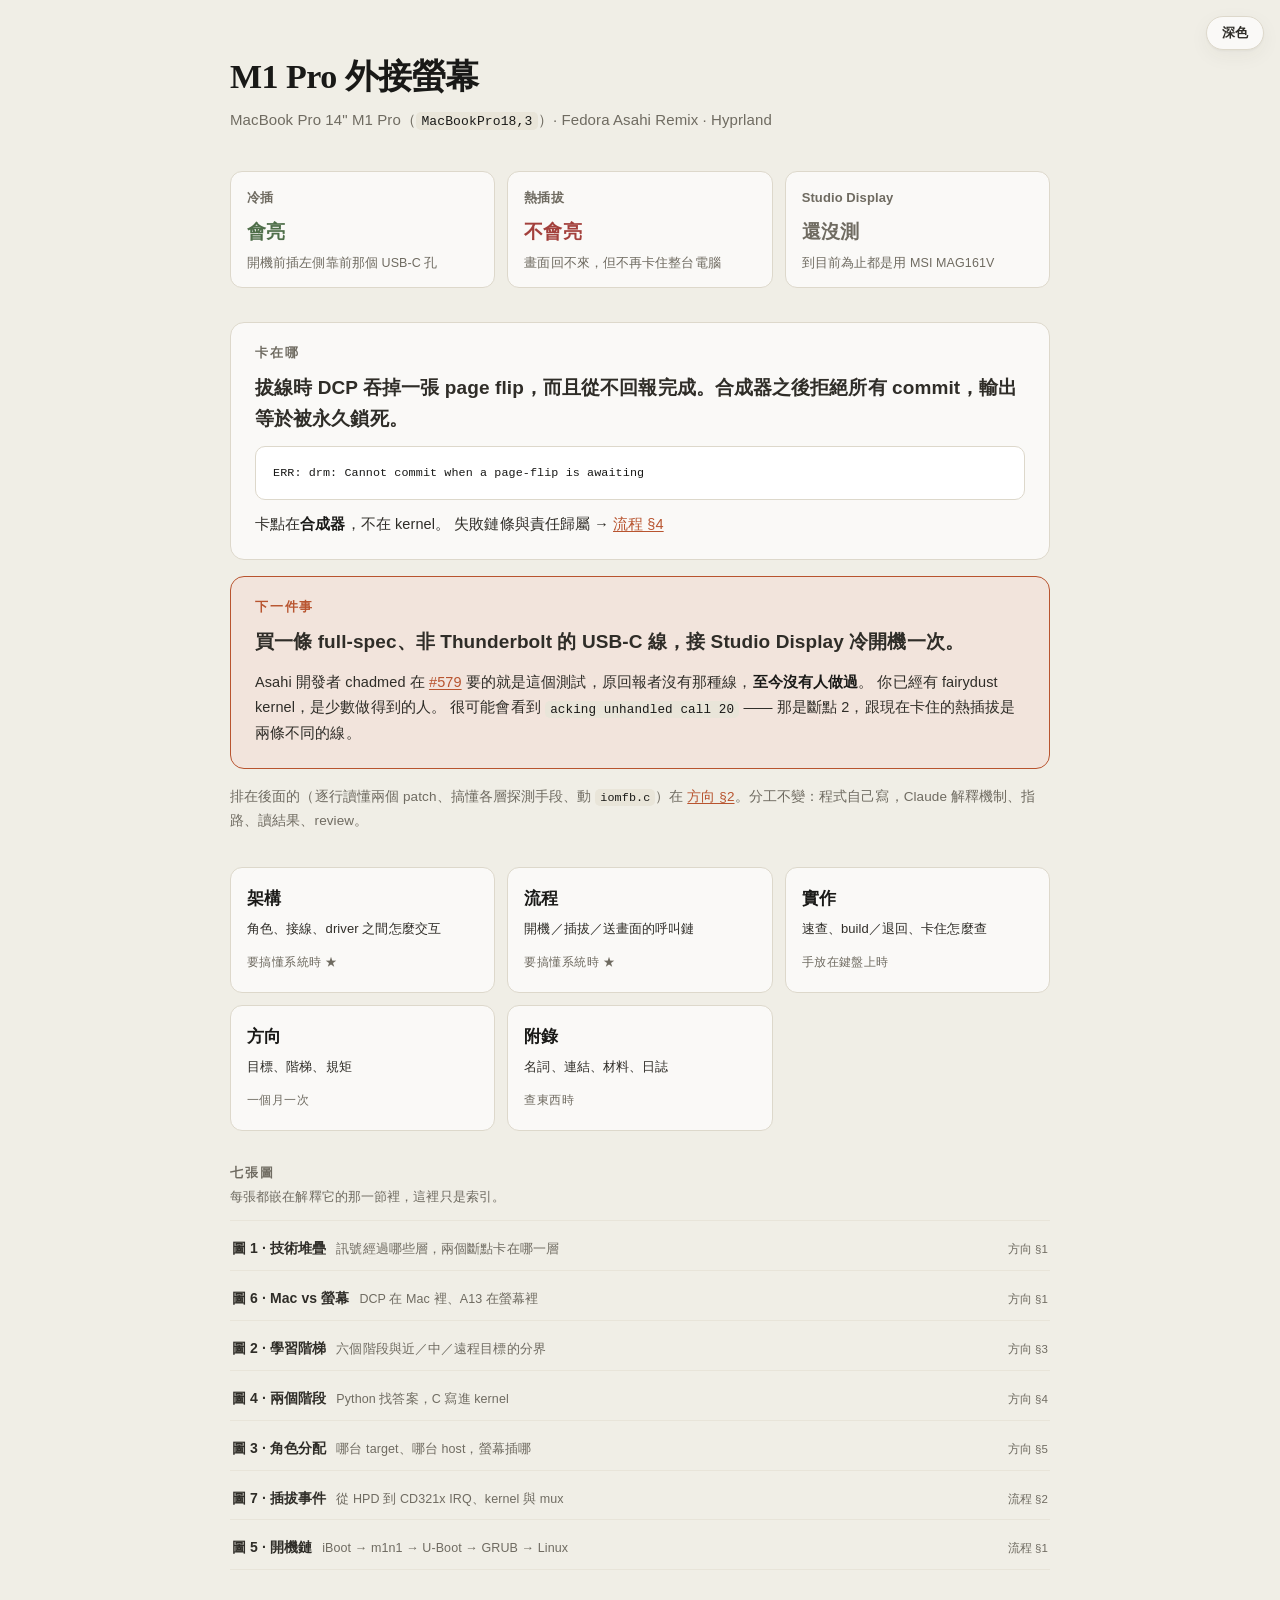
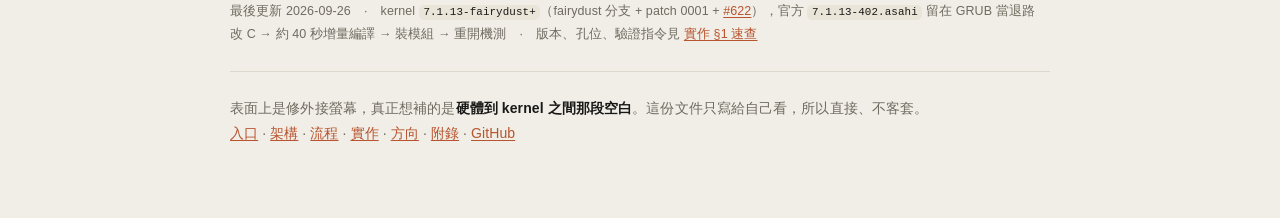
<file: index.html>
<!DOCTYPE html>
<html lang="zh-Hant">
<head>
<meta charset="utf-8">
<title>M1 Pro 外接螢幕專案</title>
<meta http-equiv="refresh" content="0; url=html/index.html">
<link rel="canonical" href="html/index.html">
</head>
<body style="font-family:-apple-system,'PingFang TC',sans-serif;padding:40px">
<p>正在前往 <a href="html/index.html">計畫書</a>…</p>
</body>
</html>
</file>
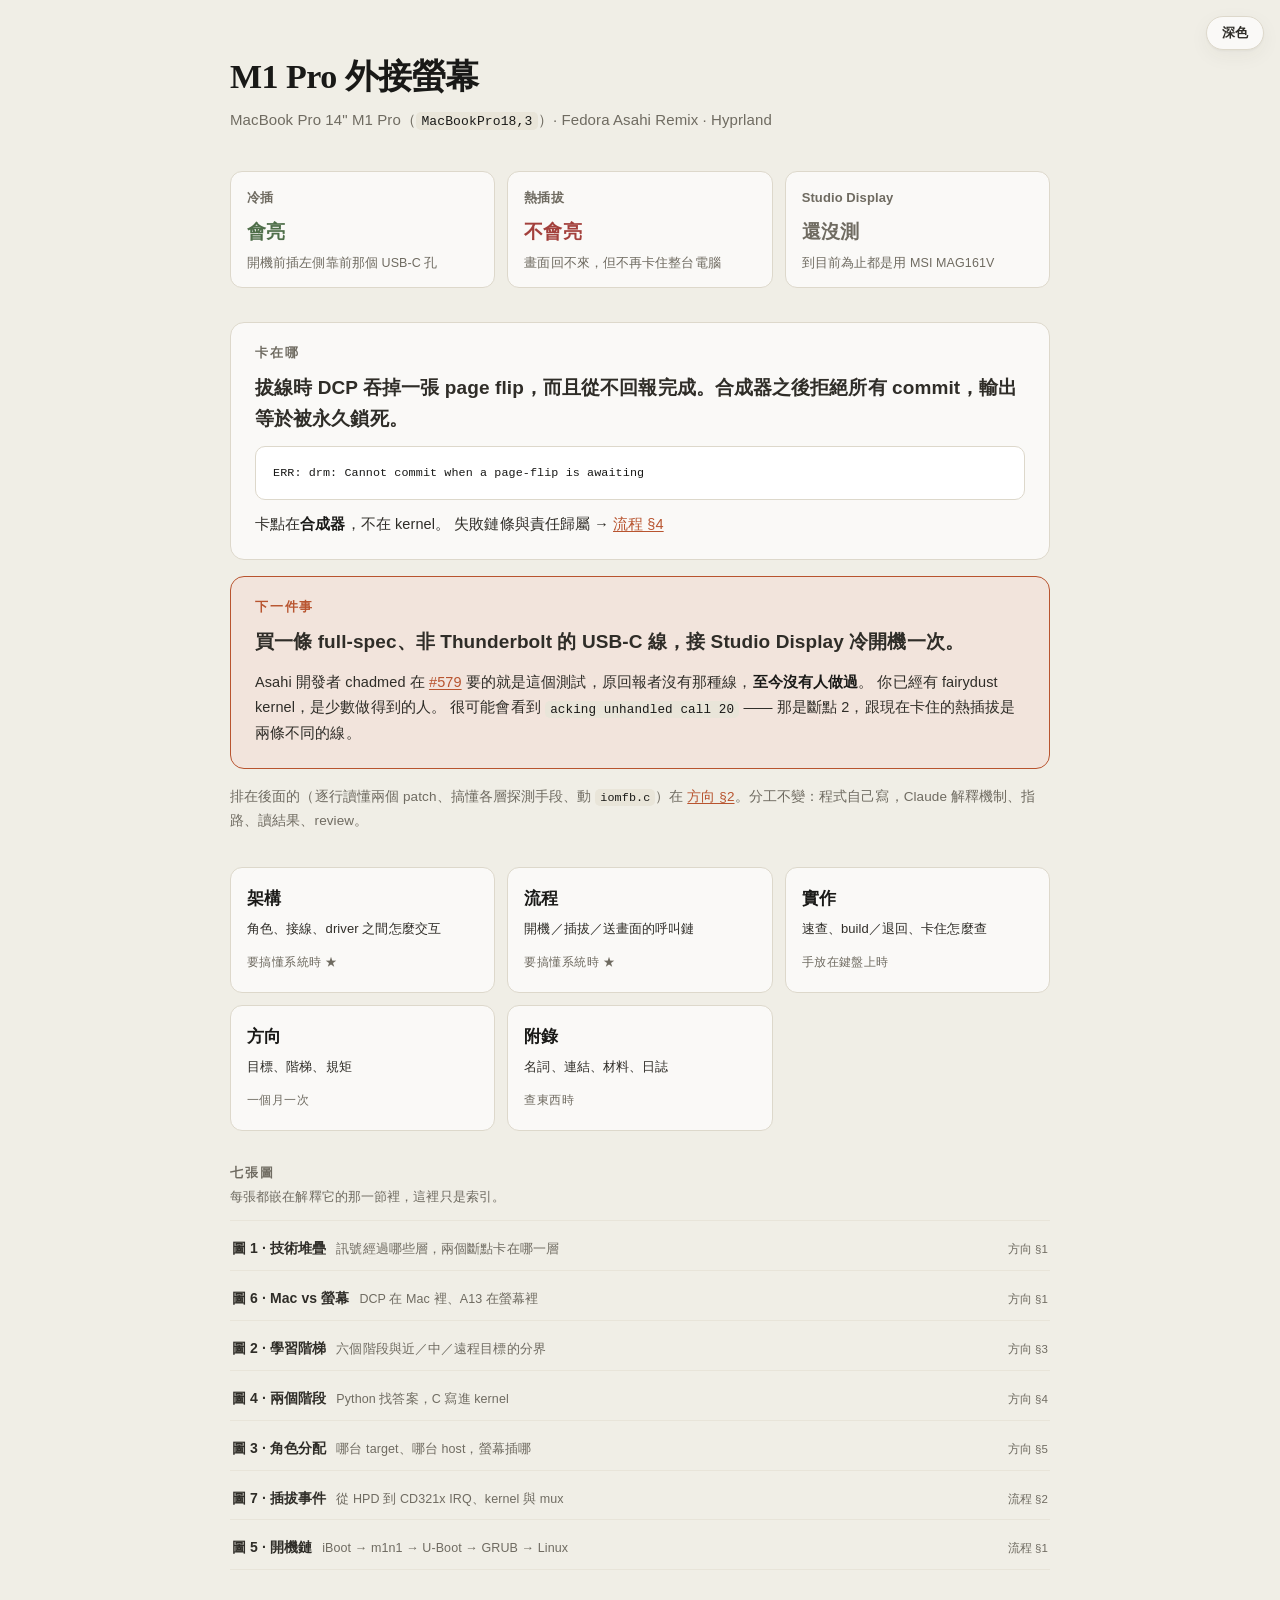
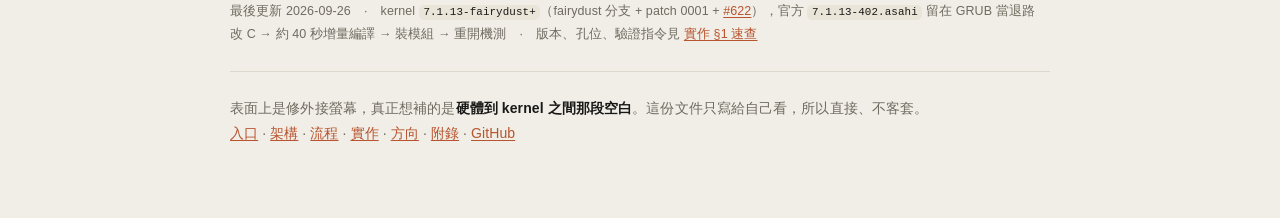
<file: html/index.html>
<!DOCTYPE html>
<html lang="zh-Hant">
<head>
<meta charset="utf-8">
<meta name="viewport" content="width=device-width, initial-scale=1">
<title>M1 Pro 外接螢幕</title>
<link rel="stylesheet" href="doc.css">
<style>
/* 入口頁不是文件的一章 —— 沒有側邊目錄、沒有 §編號。只有：現在怎樣、下一步、去哪。 */
.home{max-width:860px;margin:0 auto;padding:56px 20px 72px}
.home .hd{margin-bottom:38px}
.home .hd h1{font-size:34px;line-height:1.25;margin:0 0 8px;border:0;padding:0}
.home .hd p{margin:0;color:var(--muted);font-size:15px}

.lights{display:grid;grid-template-columns:repeat(3,1fr);gap:12px;margin-bottom:34px}
.lights div{background:var(--panel);border:1px solid var(--line);border-radius:12px;padding:14px 16px}
.lights b{display:block;font-size:13px;color:var(--muted);font-weight:600;margin-bottom:6px}
.lights s{display:block;font-size:19px;font-weight:700;text-decoration:none;margin-bottom:5px}
.lights em{display:block;font-style:normal;font-size:12.5px;color:var(--muted);line-height:1.5}
.lights .y s{color:var(--ok)} .lights .n s{color:var(--bad)} .lights .q s{color:var(--muted)}

.slab{border-radius:14px;padding:22px 24px;margin-bottom:16px;border:1px solid var(--line)}
.slab h2{font-size:12.5px;letter-spacing:.14em;text-transform:uppercase;color:var(--muted);
  margin:0 0 12px;border:0;padding:0;font-weight:700}
.slab .lead{font-size:19px;line-height:1.6;margin:0 0 12px;font-weight:600}
.slab p:last-child{margin-bottom:0}
.slab .sub{font-size:14.5px;line-height:1.75;color:var(--ink2);margin:0}
.slab pre{margin:0 0 12px}
.blocker{background:var(--panel)}
.act{background:var(--accent-soft);border-color:var(--accent)}
.act h2{color:var(--accent)}

.go{display:grid;grid-template-columns:repeat(3,1fr);gap:12px;margin:34px 0 16px}
.go a{display:block;background:var(--panel);border:1px solid var(--line);border-radius:12px;
  padding:16px;text-decoration:none;color:inherit;transition:border-color .12s,transform .12s}
.go a:hover{border-color:var(--accent);transform:translateY(-1px)}
.go b{display:block;font-size:17px;margin-bottom:5px}
.go span{display:block;font-size:13px;color:var(--ink2);line-height:1.55;margin-bottom:8px}
.go em{font-style:normal;font-size:11.5px;color:var(--muted);letter-spacing:.04em}

.figs-i{margin:34px 0 0}
.figs-i h2{font-size:12.5px;letter-spacing:.14em;text-transform:uppercase;color:var(--muted);
  margin:0 0 4px;border:0;padding:0;font-weight:700}
.figs-i>p{font-size:13px;color:var(--muted);margin:0 0 12px}
.figs-i ul{list-style:none;margin:0;padding:0;border-top:1px solid var(--line2)}
.figs-i li{display:flex;align-items:baseline;gap:12px;padding:9px 2px;border-bottom:1px solid var(--line2)}
.figs-i li a{flex:1;text-decoration:none;color:inherit;display:flex;gap:10px;align-items:baseline;min-width:0}
.figs-i li b{font-size:14px;white-space:nowrap}
.figs-i li a:hover b{color:var(--accent)}
.figs-i li span{font-size:12.5px;color:var(--muted);overflow:hidden;text-overflow:ellipsis;white-space:nowrap}
.figs-i li em{font-style:normal;font-size:11.5px;color:var(--muted);white-space:nowrap}

.home .meta{margin-top:30px;font-size:12.5px;color:var(--muted);line-height:1.8}
.home footer{margin-top:26px}
@media (max-width:720px){
  .home{padding:36px 16px 56px}
  .home .hd h1{font-size:27px}
  .lights,.go{grid-template-columns:1fr}
  .figs-i li{flex-wrap:wrap;gap:4px 10px}
  .figs-i li span{white-space:normal}
}
</style>
</head>
<body>
<button class="themebtn" id="tt" type="button">深色</button>

<div class="home">

<div class="hd">
  <h1>M1 Pro 外接螢幕</h1>
  <p>MacBook Pro 14" M1 Pro（<code>MacBookPro18,3</code>）· Fedora Asahi Remix · Hyprland</p>
</div>

<div class="lights">
  <div class="y"><b>冷插</b><s>會亮</s><em>開機前插左側靠前那個 USB-C 孔</em></div>
  <div class="n"><b>熱插拔</b><s>不會亮</s><em>畫面回不來，但不再卡住整台電腦</em></div>
  <div class="q"><b>Studio Display</b><s>還沒測</s><em>到目前為止都是用 MSI MAG161V</em></div>
</div>

<section class="slab blocker">
  <h2>卡在哪</h2>
  <p class="lead">拔線時 DCP 吞掉一張 page flip，而且從不回報完成。合成器之後拒絕所有 commit，輸出等於被永久鎖死。</p>
  <pre><code>ERR: drm: Cannot commit when a page-flip is awaiting</code></pre>
  <p class="sub">卡點在<strong>合成器</strong>，不在 kernel。
    失敗鏈條與責任歸屬 → <a href="flow.html#pageflip">流程 §4</a></p>
</section>

<section class="slab act" id="next">
  <h2>下一件事</h2>
  <p class="lead">買一條 full-spec、非 Thunderbolt 的 USB-C 線，接 Studio Display 冷開機一次。</p>
  <p class="sub">Asahi 開發者 chadmed 在 <a href="https://github.com/AsahiLinux/linux/issues/579">#579</a>
    要的就是這個測試，原回報者沒有那種線，<strong>至今沒有人做過</strong>。
    你已經有 fairydust kernel，是少數做得到的人。
    很可能會看到 <code>acking unhandled call 20</code> —— 那是斷點 2，跟現在卡住的熱插拔是兩條不同的線。</p>
</section>

<p class="sub" style="font-size:13.5px;color:var(--muted);margin:0">
  排在後面的（逐行讀懂兩個 patch、搞懂各層探測手段、動 <code>iomfb.c</code>）在
  <a href="plan.html#p2">方向 §2</a>。分工不變：程式自己寫，Claude 解釋機制、指路、讀結果、review。
</p>

<nav class="go" id="pagecards"></nav>

<section class="figs-i" id="figs">
  <h2>七張圖</h2>
  <p>每張都嵌在解釋它的那一節裡，這裡只是索引。</p>
  <ul id="figlist"></ul>
</section>

<p class="meta">
  最後更新 2026-09-26　·　kernel <code>7.1.13-fairydust+</code>（fairydust 分支 + patch 0001 +
  <a href="https://github.com/AsahiLinux/linux/pull/622">#622</a>），官方 <code>7.1.13-402.asahi</code> 留在 GRUB 當退路<br>
  改 C → 約 40 秒增量編譯 → 裝模組 → 重開機測　·　版本、孔位、驗證指令見
  <a href="handbook.html#quick">實作 §1 速查</a>
</p>

<footer>
  表面上是修外接螢幕，真正想補的是<strong>硬體到 kernel 之間那段空白</strong>。這份文件只寫給自己看，所以直接、不客套。<br>
  <span id="pagelinks"></span>
</footer>

</div>
<script src="doc.js"></script>
</body>
</html>
</file>
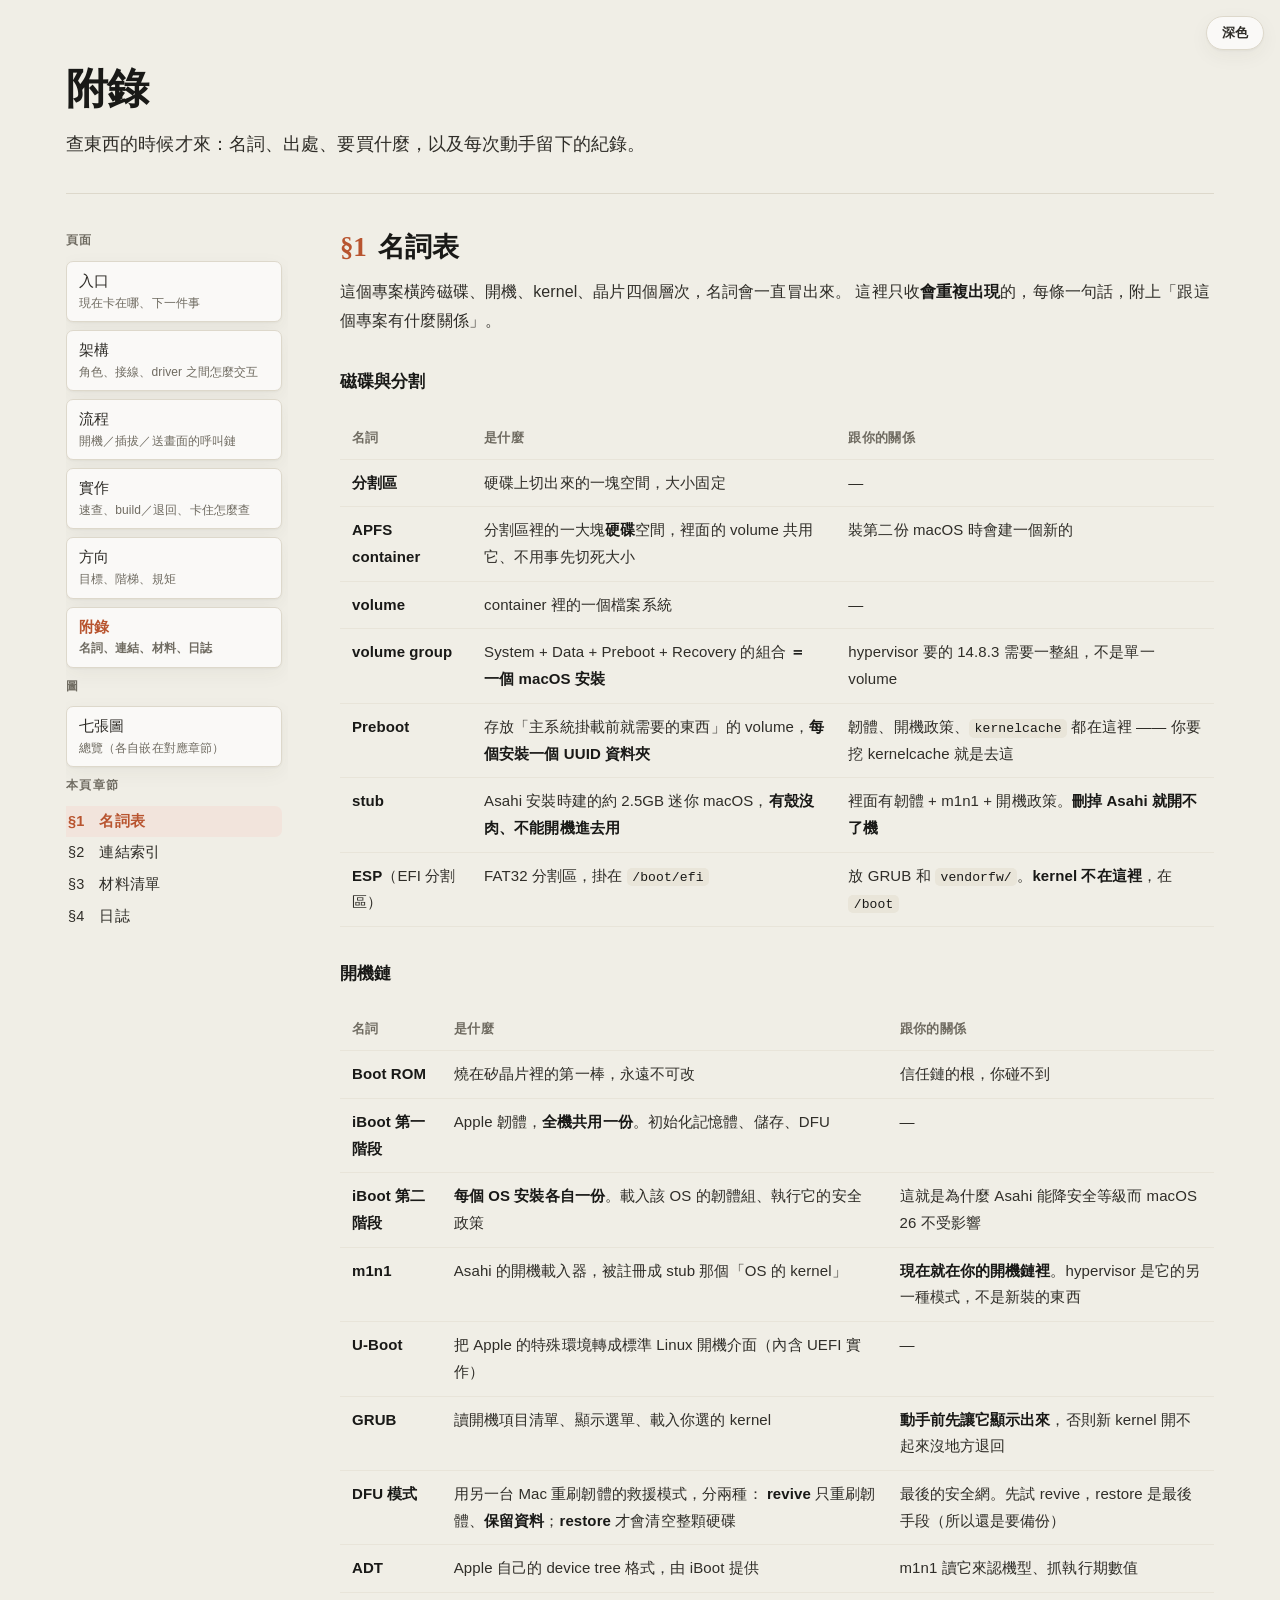
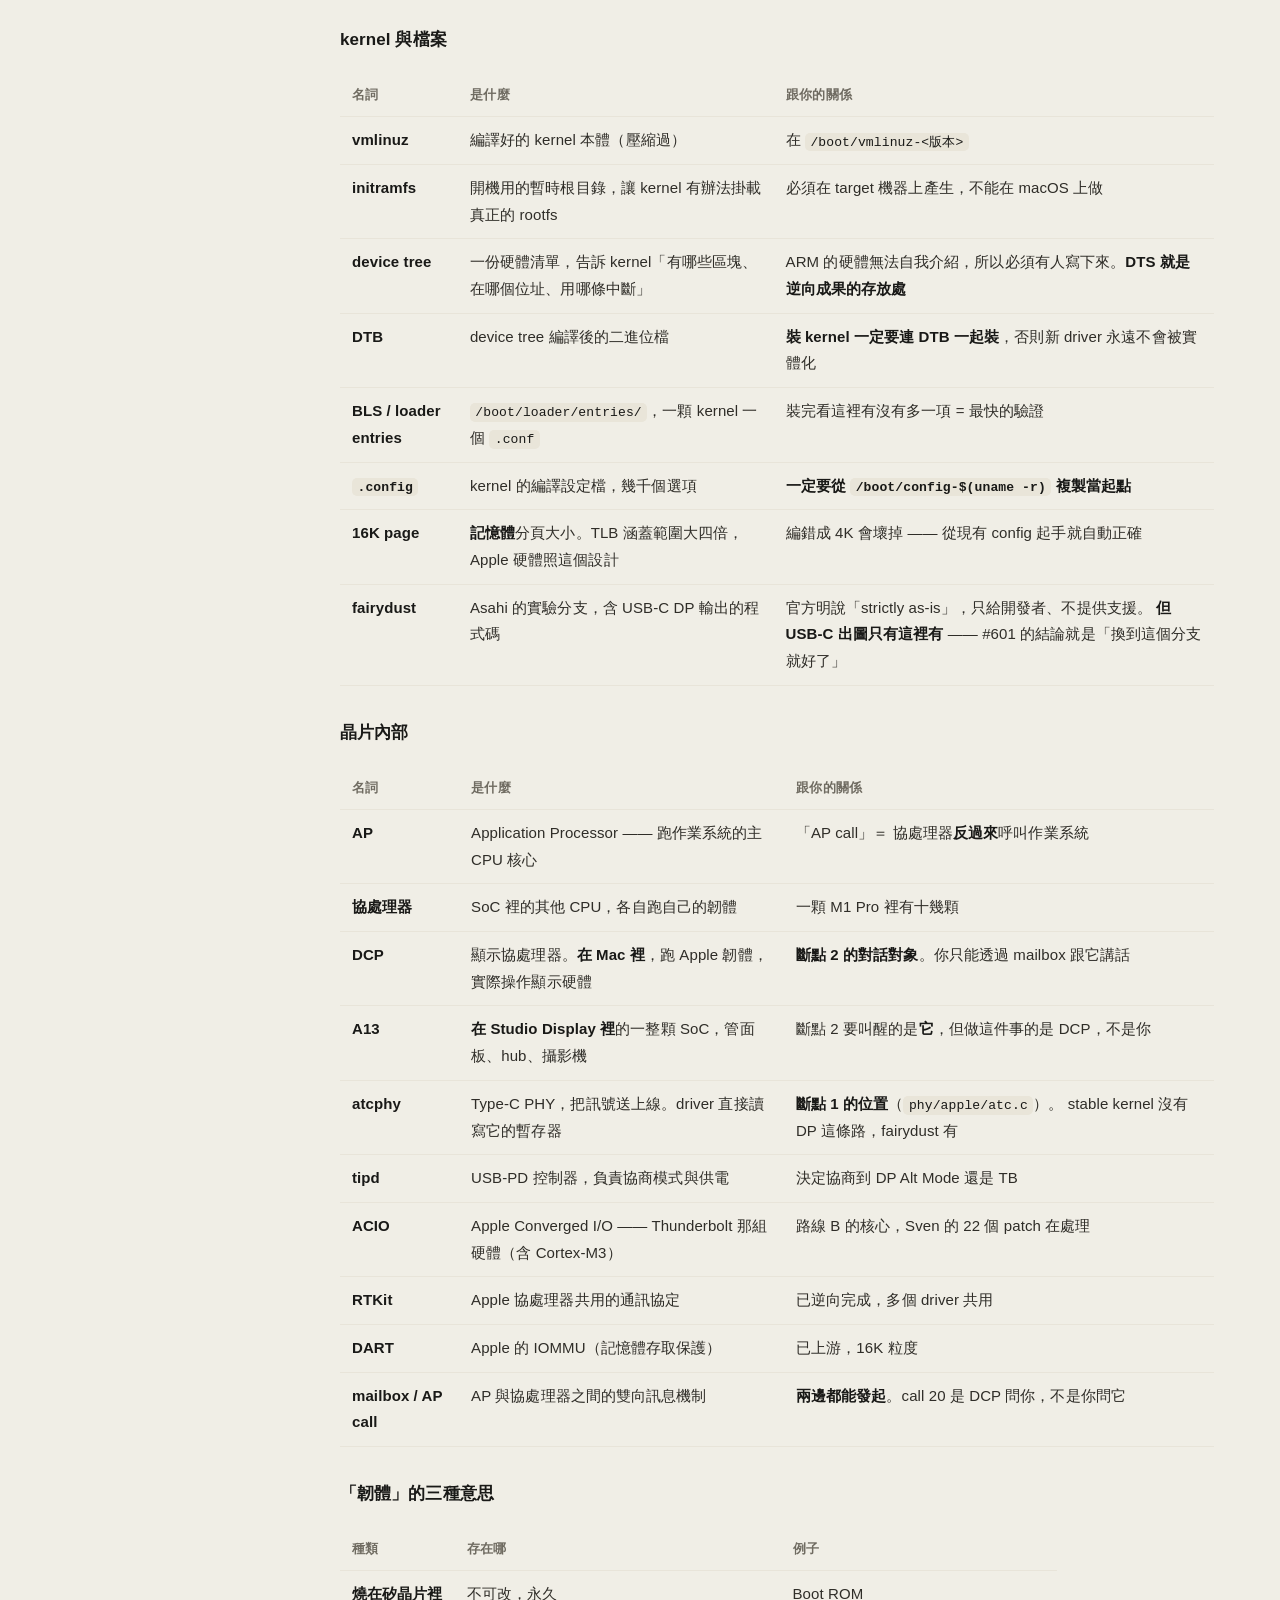
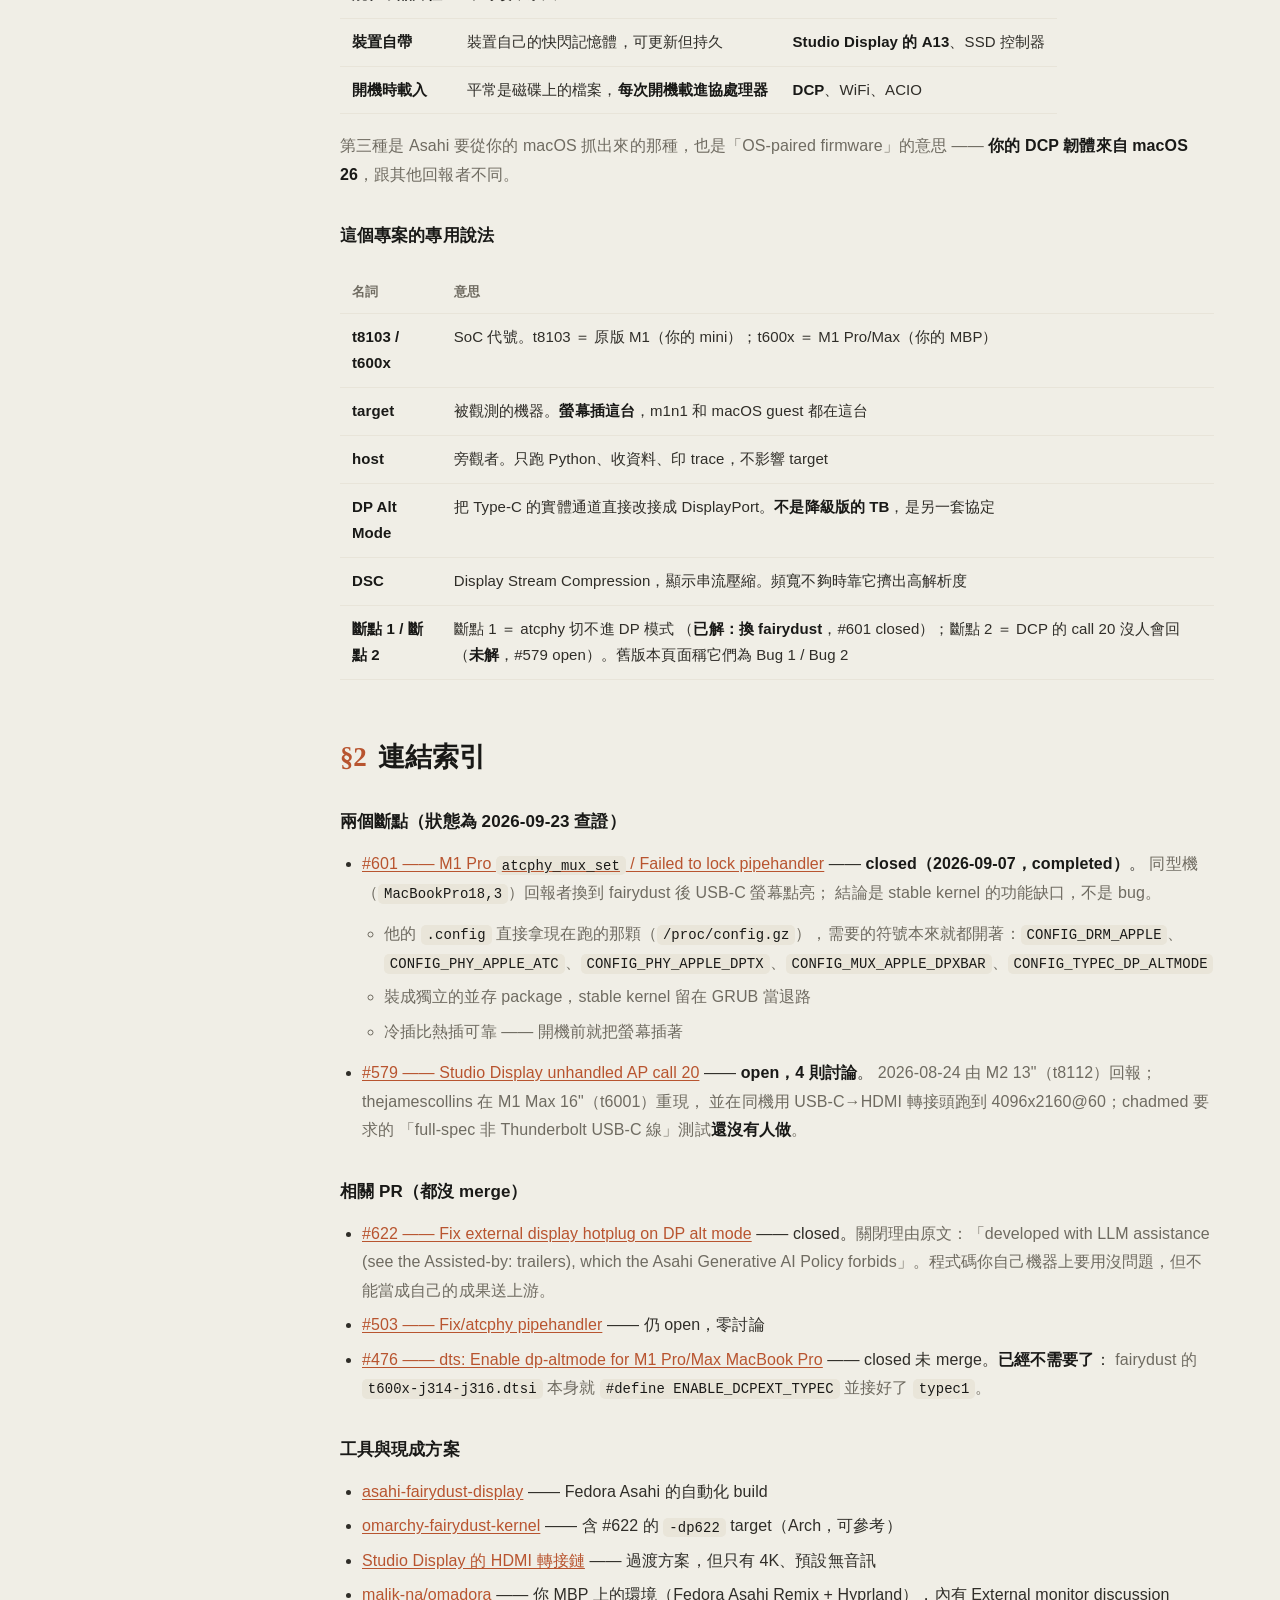
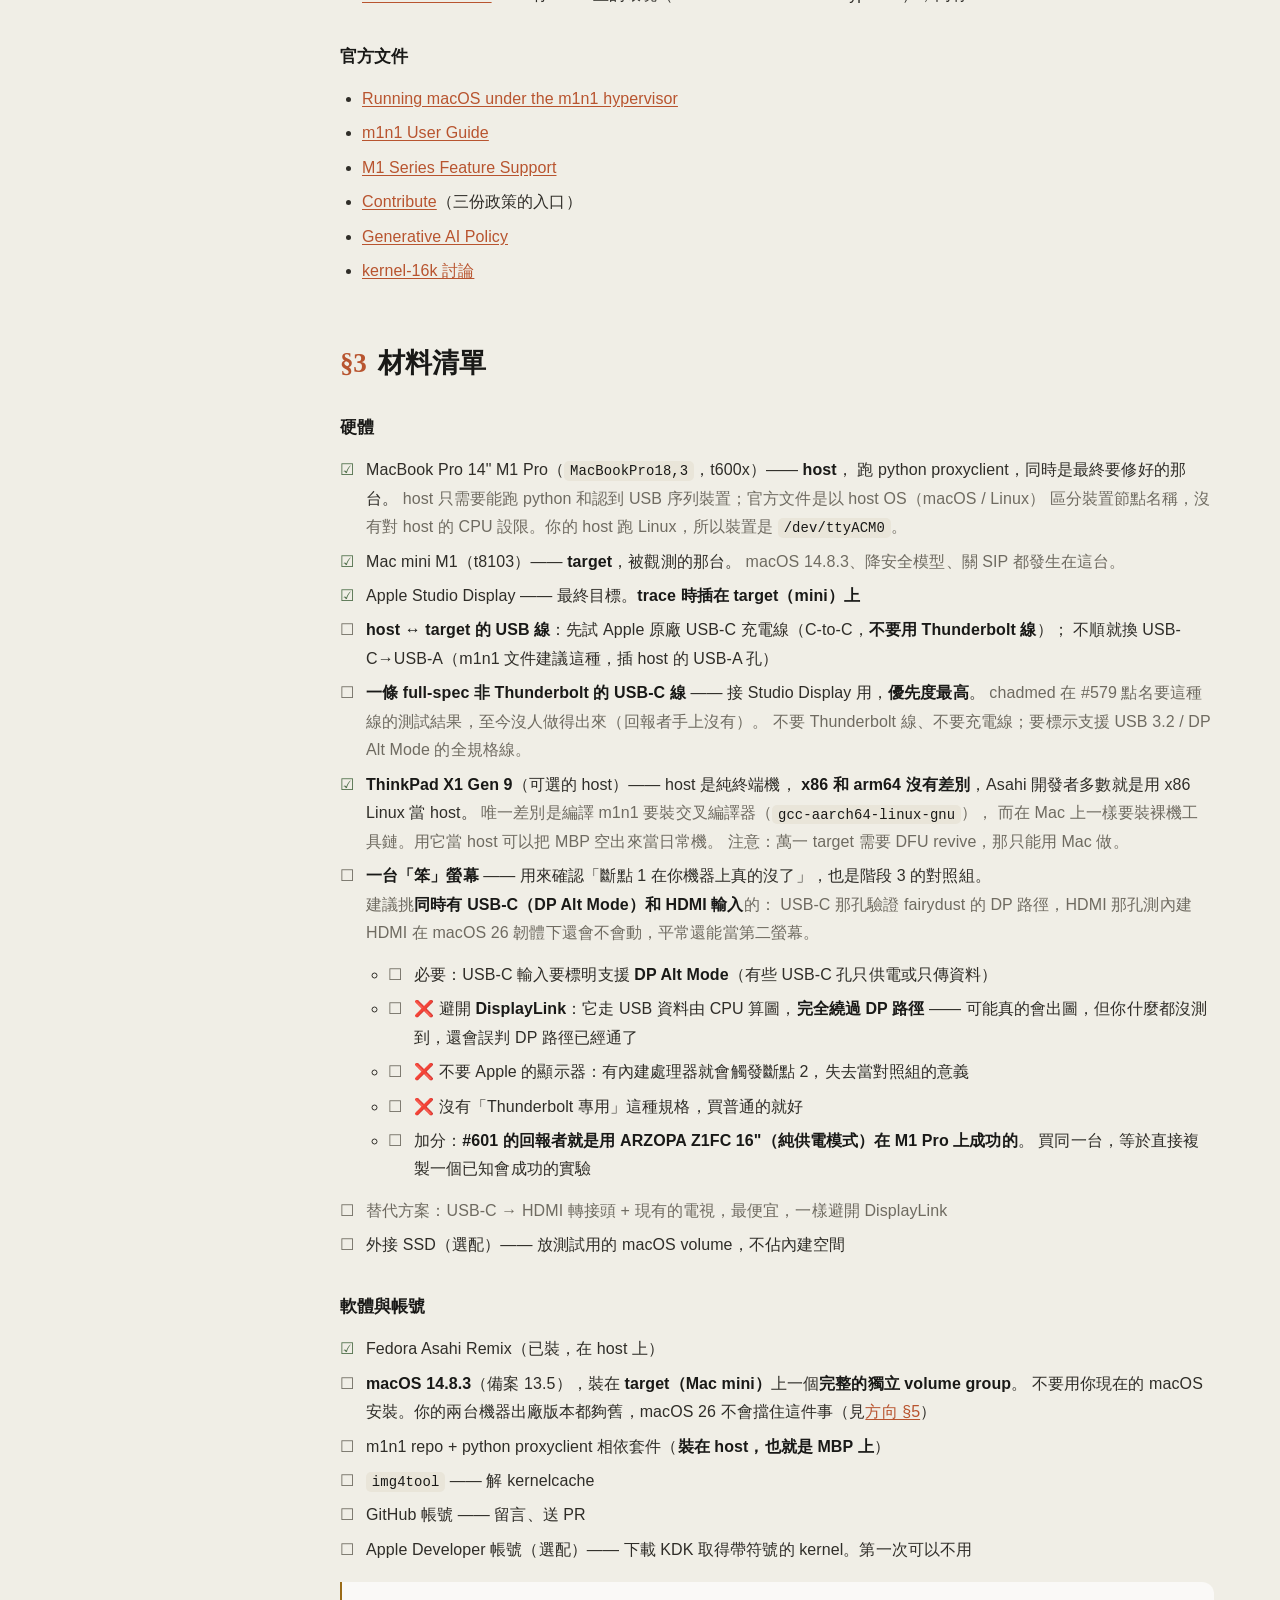
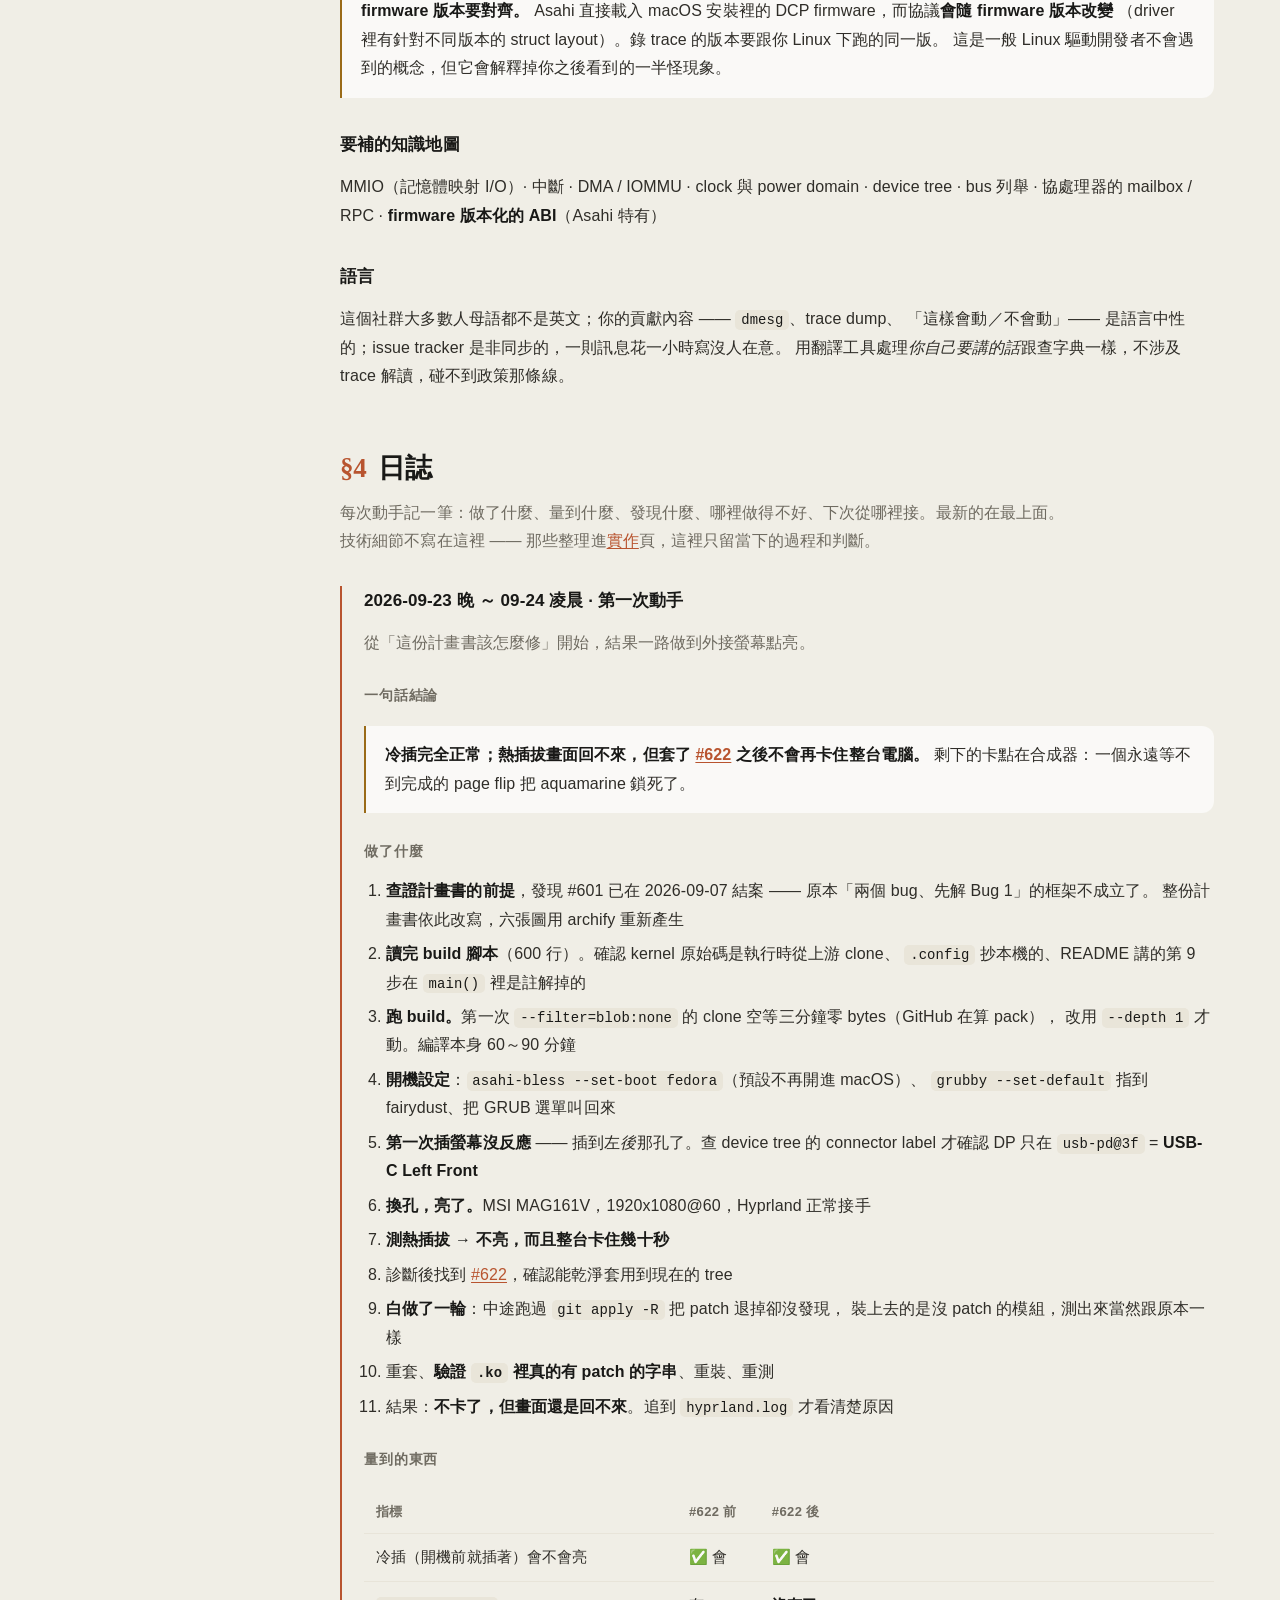
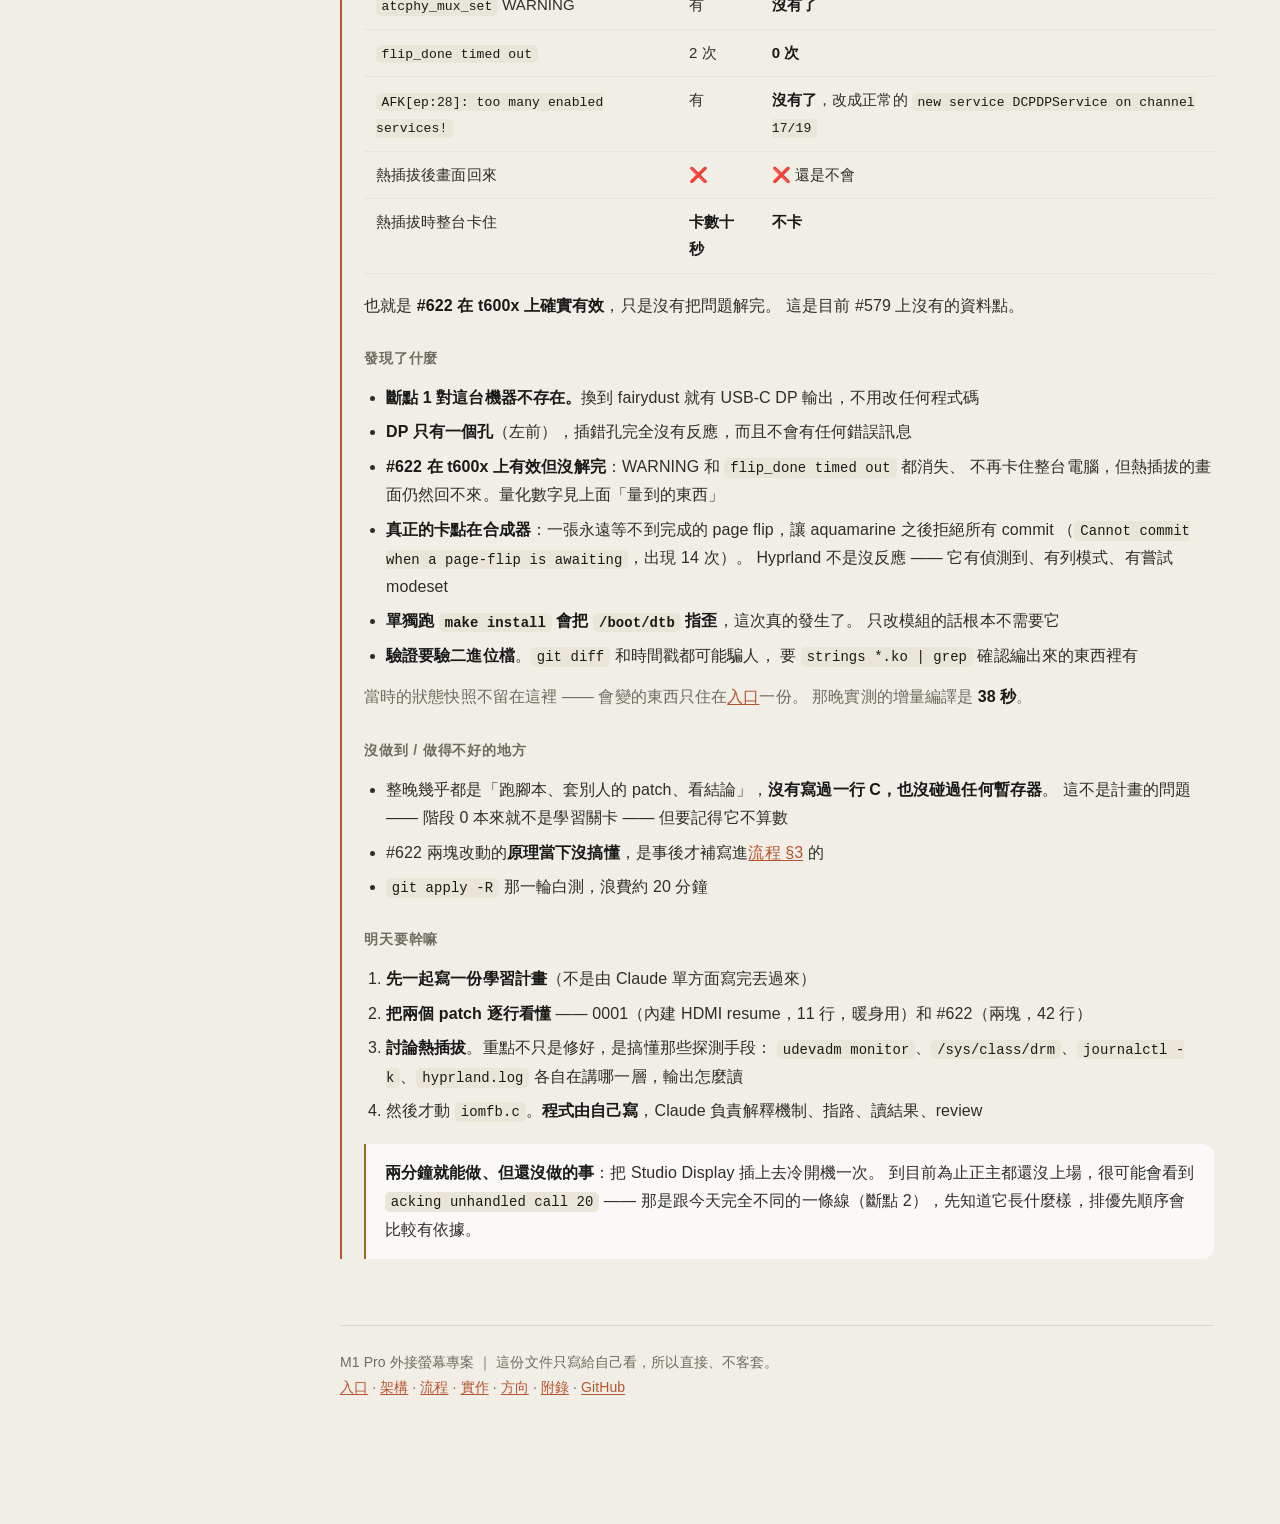
<file: html/appendix.html>
<!DOCTYPE html>
<html lang="zh-Hant">
<head>
<meta charset="utf-8">
<meta name="viewport" content="width=device-width, initial-scale=1">
<title>附錄</title>
<link rel="stylesheet" href="doc.css">
</head>
<body>
<button class="themebtn" id="tt" type="button">深色</button>
<div class="wrap">

<header>
  <h1>附錄</h1>
  <p class="lede">查東西的時候才來：名詞、出處、要買什麼，以及每次動手留下的紀錄。</p>
</header>

<div class="layout">
<nav class="toc">
<details open>
<summary>目錄 ▾</summary>
<div id="nav"></div>
<h4>本頁章節</h4>
<ul id="toclist">
  <li><a href="#glossary">§1　名詞表</a></li>
  <li><a href="#links">§2　連結索引</a></li>
  <li><a href="#materials">§3　材料清單</a></li>
  <li><a href="#journal">§4　日誌</a></li>
</ul>
</details>
</nav>
<main>

<h2 id="glossary"><span class="n">§1</span>名詞表</h2>
<p>
  這個專案橫跨磁碟、開機、kernel、晶片四個層次，名詞會一直冒出來。
  這裡只收<strong>會重複出現</strong>的，每條一句話，附上「跟這個專案有什麼關係」。
</p>

<h3>磁碟與分割</h3>
<table>
<thead><tr><th>名詞</th><th>是什麼</th><th>跟你的關係</th></tr></thead>
<tbody>
<tr><td><strong>分割區</strong></td><td>硬碟上切出來的一塊空間，大小固定</td><td>—</td></tr>
<tr><td><strong>APFS container</strong></td><td>分割區裡的一大塊<strong>硬碟</strong>空間，裡面的 volume 共用它、不用事先切死大小</td><td>裝第二份 macOS 時會建一個新的</td></tr>
<tr><td><strong>volume</strong></td><td>container 裡的一個檔案系統</td><td>—</td></tr>
<tr><td><strong>volume group</strong></td><td>System + Data + Preboot + Recovery 的組合 <strong>＝ 一個 macOS 安裝</strong></td><td>hypervisor 要的 14.8.3 需要一整組，不是單一 volume</td></tr>
<tr><td><strong>Preboot</strong></td><td>存放「主系統掛載前就需要的東西」的 volume，<strong>每個安裝一個 UUID 資料夾</strong></td><td>韌體、開機政策、<code>kernelcache</code> 都在這裡 —— 你要挖 kernelcache 就是去這</td></tr>
<tr><td><strong>stub</strong></td><td>Asahi 安裝時建的約 2.5GB 迷你 macOS，<strong>有殼沒肉、不能開機進去用</strong></td><td>裡面有韌體 + m1n1 + 開機政策。<strong>刪掉 Asahi 就開不了機</strong></td></tr>
<tr><td><strong>ESP</strong>（EFI 分割區）</td><td>FAT32 分割區，掛在 <code>/boot/efi</code></td><td>放 GRUB 和 <code>vendorfw/</code>。<strong>kernel 不在這裡</strong>，在 <code>/boot</code></td></tr>
</tbody>
</table>

<h3>開機鏈</h3>
<table>
<thead><tr><th>名詞</th><th>是什麼</th><th>跟你的關係</th></tr></thead>
<tbody>
<tr><td><strong>Boot ROM</strong></td><td>燒在矽晶片裡的第一棒，永遠不可改</td><td>信任鏈的根，你碰不到</td></tr>
<tr><td><strong>iBoot 第一階段</strong></td><td>Apple 韌體，<strong>全機共用一份</strong>。初始化記憶體、儲存、DFU</td><td>—</td></tr>
<tr><td><strong>iBoot 第二階段</strong></td><td><strong>每個 OS 安裝各自一份</strong>。載入該 OS 的韌體組、執行它的安全政策</td><td>這就是為什麼 Asahi 能降安全等級而 macOS 26 不受影響</td></tr>
<tr><td><strong>m1n1</strong></td><td>Asahi 的開機載入器，被註冊成 stub 那個「OS 的 kernel」</td><td><strong>現在就在你的開機鏈裡</strong>。hypervisor 是它的另一種模式，不是新裝的東西</td></tr>
<tr><td><strong>U-Boot</strong></td><td>把 Apple 的特殊環境轉成標準 Linux 開機介面（內含 UEFI 實作）</td><td>—</td></tr>
<tr><td><strong>GRUB</strong></td><td>讀開機項目清單、顯示選單、載入你選的 kernel</td><td><strong>動手前先讓它顯示出來</strong>，否則新 kernel 開不起來沒地方退回</td></tr>
<tr><td><strong>DFU 模式</strong></td><td>用另一台 Mac 重刷韌體的救援模式，分兩種：
  <strong>revive</strong> 只重刷韌體、<strong>保留資料</strong>；<strong>restore</strong> 才會清空整顆硬碟</td>
  <td>最後的安全網。先試 revive，restore 是最後手段（所以還是要備份）</td></tr>
<tr><td><strong>ADT</strong></td><td>Apple 自己的 device tree 格式，由 iBoot 提供</td><td>m1n1 讀它來認機型、抓執行期數值</td></tr>
</tbody>
</table>

<h3>kernel 與檔案</h3>
<table>
<thead><tr><th>名詞</th><th>是什麼</th><th>跟你的關係</th></tr></thead>
<tbody>
<tr><td><strong>vmlinuz</strong></td><td>編譯好的 kernel 本體（壓縮過）</td><td>在 <code>/boot/vmlinuz-&lt;版本&gt;</code></td></tr>
<tr><td><strong>initramfs</strong></td><td>開機用的暫時根目錄，讓 kernel 有辦法掛載真正的 rootfs</td><td>必須在 target 機器上產生，不能在 macOS 上做</td></tr>
<tr><td><strong>device tree</strong></td><td>一份硬體清單，告訴 kernel「有哪些區塊、在哪個位址、用哪條中斷」</td><td>ARM 的硬體無法自我介紹，所以必須有人寫下來。<strong>DTS 就是逆向成果的存放處</strong></td></tr>
<tr><td><strong>DTB</strong></td><td>device tree 編譯後的二進位檔</td><td><strong>裝 kernel 一定要連 DTB 一起裝</strong>，否則新 driver 永遠不會被實體化</td></tr>
<tr><td><strong>BLS / loader entries</strong></td><td><code>/boot/loader/entries/</code>，一顆 kernel 一個 <code>.conf</code></td><td>裝完看這裡有沒有多一項 = 最快的驗證</td></tr>
<tr><td><strong><code>.config</code></strong></td><td>kernel 的編譯設定檔，幾千個選項</td><td><strong>一定要從 <code>/boot/config-$(uname -r)</code> 複製當起點</strong></td></tr>
<tr><td><strong>16K page</strong></td><td><strong>記憶體</strong>分頁大小。TLB 涵蓋範圍大四倍，Apple 硬體照這個設計</td><td>編錯成 4K 會壞掉 —— 從現有 config 起手就自動正確</td></tr>
<tr><td><strong>fairydust</strong></td><td>Asahi 的實驗分支，含 USB-C DP 輸出的程式碼</td><td>官方明說「strictly as-is」，只給開發者、不提供支援。
  <strong>但 USB-C 出圖只有這裡有</strong> —— #601 的結論就是「換到這個分支就好了」</td></tr>
</tbody>
</table>

<h3>晶片內部</h3>
<table>
<thead><tr><th>名詞</th><th>是什麼</th><th>跟你的關係</th></tr></thead>
<tbody>
<tr><td><strong>AP</strong></td><td>Application Processor —— 跑作業系統的主 CPU 核心</td><td>「AP call」＝ 協處理器<strong>反過來</strong>呼叫作業系統</td></tr>
<tr><td><strong>協處理器</strong></td><td>SoC 裡的其他 CPU，各自跑自己的韌體</td><td>一顆 M1 Pro 裡有十幾顆</td></tr>
<tr><td><strong>DCP</strong></td><td>顯示協處理器。<strong>在 Mac 裡</strong>，跑 Apple 韌體，實際操作顯示硬體</td><td><strong>斷點 2 的對話對象</strong>。你只能透過 mailbox 跟它講話</td></tr>
<tr><td><strong>A13</strong></td><td><strong>在 Studio Display 裡</strong>的一整顆 SoC，管面板、hub、攝影機</td><td>斷點 2 要叫醒的是<strong>它</strong>，但做這件事的是 DCP，不是你</td></tr>
<tr><td><strong>atcphy</strong></td><td>Type-C PHY，把訊號送上線。driver 直接讀寫它的暫存器</td><td><strong>斷點 1 的位置</strong>（<code>phy/apple/atc.c</code>）。
  stable kernel 沒有 DP 這條路，fairydust 有</td></tr>
<tr><td><strong>tipd</strong></td><td>USB-PD 控制器，負責協商模式與供電</td><td>決定協商到 DP Alt Mode 還是 TB</td></tr>
<tr><td><strong>ACIO</strong></td><td>Apple Converged I/O —— Thunderbolt 那組硬體（含 Cortex-M3）</td><td>路線 B 的核心，Sven 的 22 個 patch 在處理</td></tr>
<tr><td><strong>RTKit</strong></td><td>Apple 協處理器共用的通訊協定</td><td>已逆向完成，多個 driver 共用</td></tr>
<tr><td><strong>DART</strong></td><td>Apple 的 IOMMU（記憶體存取保護）</td><td>已上游，16K 粒度</td></tr>
<tr><td><strong>mailbox / AP call</strong></td><td>AP 與協處理器之間的雙向訊息機制</td><td><strong>兩邊都能發起</strong>。call 20 是 DCP 問你，不是你問它</td></tr>
</tbody>
</table>

<h3>「韌體」的三種意思</h3>
<table>
<thead><tr><th>種類</th><th>存在哪</th><th>例子</th></tr></thead>
<tbody>
<tr><td><strong>燒在矽晶片裡</strong></td><td>不可改，永久</td><td>Boot ROM</td></tr>
<tr><td><strong>裝置自帶</strong></td><td>裝置自己的快閃記憶體，可更新但持久</td><td><strong>Studio Display 的 A13</strong>、SSD 控制器</td></tr>
<tr><td><strong>開機時載入</strong></td><td>平常是磁碟上的檔案，<strong>每次開機載進協處理器</strong></td><td><strong>DCP</strong>、WiFi、ACIO</td></tr>
</tbody>
</table>

<p class="muted">
  第三種是 Asahi 要從你的 macOS 抓出來的那種，也是「OS-paired firmware」的意思 ——
  <strong>你的 DCP 韌體來自 macOS 26</strong>，跟其他回報者不同。
</p>

<h3>這個專案的專用說法</h3>
<table>
<thead><tr><th>名詞</th><th>意思</th></tr></thead>
<tbody>
<tr><td><strong>t8103 / t600x</strong></td><td>SoC 代號。t8103 ＝ 原版 M1（你的 mini）；t600x ＝ M1 Pro/Max（你的 MBP）</td></tr>
<tr><td><strong>target</strong></td><td>被觀測的機器。<strong>螢幕插這台</strong>，m1n1 和 macOS guest 都在這台</td></tr>
<tr><td><strong>host</strong></td><td>旁觀者。只跑 Python、收資料、印 trace，不影響 target</td></tr>
<tr><td><strong>DP Alt Mode</strong></td><td>把 Type-C 的實體通道直接改接成 DisplayPort。<strong>不是降級版的 TB</strong>，是另一套協定</td></tr>
<tr><td><strong>DSC</strong></td><td>Display Stream Compression，顯示串流壓縮。頻寬不夠時靠它擠出高解析度</td></tr>
<tr><td><strong>斷點 1 / 斷點 2</strong></td><td>斷點 1 ＝ atcphy 切不進 DP 模式
  （<strong>已解：換 fairydust</strong>，#601 closed）；斷點 2 ＝ DCP 的 call 20 沒人會回
  （<strong>未解</strong>，#579 open）。舊版本頁面稱它們為 Bug 1 / Bug 2</td></tr>
</tbody>
</table>

<h2 id="links"><span class="n">§2</span>連結索引</h2>
<h3>兩個斷點（狀態為 2026-09-23 查證）</h3>
<ul>
  <li><a href="https://github.com/AsahiLinux/linux/issues/601">#601 —— M1 Pro <code>atcphy_mux_set</code> / Failed to lock pipehandler</a>
    —— <strong>closed（2026-09-07，completed）</strong>。
    <span class="muted">同型機（<code>MacBookPro18,3</code>）回報者換到 fairydust 後 USB-C 螢幕點亮；
    結論是 stable kernel 的功能缺口，不是 bug。</span>
    <ul class="muted"><li>他的 <code>.config</code> 直接拿現在跑的那顆（<code>/proc/config.gz</code>），需要的符號本來就都開著：<code>CONFIG_DRM_APPLE</code>、<code>CONFIG_PHY_APPLE_ATC</code>、<code>CONFIG_PHY_APPLE_DPTX</code>、<code>CONFIG_MUX_APPLE_DPXBAR</code>、<code>CONFIG_TYPEC_DP_ALTMODE</code></li>
    <li>裝成獨立的並存 package，stable kernel 留在 GRUB 當退路</li>
    <li>冷插比熱插可靠 —— 開機前就把螢幕插著</li></ul></li>
  <li><a href="https://github.com/AsahiLinux/linux/issues/579">#579 —— Studio Display unhandled AP call 20</a>
    —— <strong>open，4 則討論</strong>。
    <span class="muted">2026-08-24 由 M2 13"（t8112）回報；thejamescollins 在 M1 Max 16"（t6001）重現，
    並在同機用 USB-C→HDMI 轉接頭跑到 4096x2160@60；chadmed 要求的
    「full-spec 非 Thunderbolt USB-C 線」測試<strong>還沒有人做</strong>。</span></li>
</ul>

<h3>相關 PR（都沒 merge）</h3>
<ul>
  <li><a href="https://github.com/AsahiLinux/linux/pull/622">#622 —— Fix external display hotplug on DP alt mode</a>
    —— closed。<span class="muted">關閉理由原文：「developed with LLM assistance (see the Assisted-by: trailers),
    which the Asahi Generative AI Policy forbids」。程式碼你自己機器上要用沒問題，但不能當成自己的成果送上游。</span></li>
  <li><a href="https://github.com/AsahiLinux/linux/pull/503">#503 —— Fix/atcphy pipehandler</a>
    —— 仍 open，零討論</li>
  <li><a href="https://github.com/AsahiLinux/linux/pull/476">#476 —— dts: Enable dp-altmode for M1 Pro/Max MacBook Pro</a>
    —— closed 未 merge。<strong>已經不需要了</strong>：
    <span class="muted">fairydust 的 <code>t600x-j314-j316.dtsi</code> 本身就
    <code>#define ENABLE_DCPEXT_TYPEC</code> 並接好了 <code>typec1</code>。</span></li>
</ul>

<h3>工具與現成方案</h3>
<ul>
  <li><a href="https://github.com/bharambetejas/asahi-fairydust-display">asahi-fairydust-display</a> —— Fedora Asahi 的自動化 build</li>
  <li><a href="https://github.com/OliRafa/omarchy-fairydust-kernel">omarchy-fairydust-kernel</a> —— 含 #622 的 <code>-dp622</code> target（Arch，可參考）</li>
  <li><a href="https://gist.github.com/flightmansam/3e9a88a269e9a5f8e87489d9912d9432">Studio Display 的 HDMI 轉接鏈</a> —— 過渡方案，但只有 4K、預設無音訊</li>
  <li><a href="https://github.com/malik-na/omadora">malik-na/omadora</a> —— 你 MBP 上的環境（Fedora Asahi Remix + Hyprland），內有 External monitor discussion</li>
</ul>

<h3>官方文件</h3>
<ul>
  <li><a href="https://asahilinux.org/docs/sw/m1n1-hypervisor/">Running macOS under the m1n1 hypervisor</a></li>
  <li><a href="https://asahilinux.org/docs/sw/m1n1-user-guide/">m1n1 User Guide</a></li>
  <li><a href="https://asahilinux.org/docs/platform/feature-support/m1/">M1 Series Feature Support</a></li>
  <li><a href="https://asahilinux.org/contribute/">Contribute</a>（三份政策的入口）</li>
  <li><a href="https://asahilinux.org/llm-policy/">Generative AI Policy</a></li>
  <li><a href="https://discussion.fedoraproject.org/t/switch-to-the-kernel-16k-variant/87711">kernel-16k 討論</a></li>
</ul>

<h2 id="materials"><span class="n">§3</span>材料清單</h2>

<h3>硬體</h3>
<ul class="chk">
  <li class="have">MacBook Pro 14" M1 Pro（<code>MacBookPro18,3</code>，t600x）—— <strong>host</strong>，
    跑 python proxyclient，同時是最終要修好的那台。
    <span class="muted">host 只需要能跑 python 和認到 USB 序列裝置；官方文件是以 host OS（macOS / Linux）
    區分裝置節點名稱，沒有對 host 的 CPU 設限。你的 host 跑 Linux，所以裝置是 <code>/dev/ttyACM0</code>。</span></li>
  <li class="have">Mac mini M1（t8103）—— <strong>target</strong>，被觀測的那台。
    <span class="muted">macOS 14.8.3、降安全模型、關 SIP 都發生在這台。</span></li>
  <li class="have">Apple Studio Display —— 最終目標。<strong>trace 時插在 target（mini）上</strong></li>
  <li><strong>host ↔ target 的 USB 線</strong>：先試 Apple 原廠 USB-C 充電線（C-to-C，<strong>不要用 Thunderbolt 線</strong>）；
      不順就換 USB-C→USB-A（m1n1 文件建議這種，插 host 的 USB-A 孔）</li>
  <li><strong>一條 full-spec 非 Thunderbolt 的 USB-C 線</strong> —— 接 Studio Display 用，<strong>優先度最高</strong>。
      <span class="muted">chadmed 在 #579 點名要這種線的測試結果，至今沒人做得出來（回報者手上沒有）。
      不要 Thunderbolt 線、不要充電線；要標示支援 USB 3.2 / DP Alt Mode 的全規格線。</span></li>
  <li class="have"><strong>ThinkPad X1 Gen 9</strong>（可選的 host）—— host 是純終端機，
    <strong>x86 和 arm64 沒有差別</strong>，Asahi 開發者多數就是用 x86 Linux 當 host。
    <span class="muted">唯一差別是編譯 m1n1 要裝交叉編譯器（<code>gcc-aarch64-linux-gnu</code>），
    而在 Mac 上一樣要裝裸機工具鏈。用它當 host 可以把 MBP 空出來當日常機。
    注意：萬一 target 需要 DFU revive，那只能用 Mac 做。</span></li>
  <li><strong>一台「笨」螢幕</strong> —— 用來確認「斷點 1 在你機器上真的沒了」，也是階段 3 的對照組。
    <br><span class="muted">建議挑<strong>同時有 USB-C（DP Alt Mode）和 HDMI 輸入</strong>的：
    USB-C 那孔驗證 fairydust 的 DP 路徑，HDMI 那孔測內建 HDMI 在 macOS 26 韌體下還會不會動，平常還能當第二螢幕。</span>
    <ul>
      <li>必要：USB-C 輸入要標明支援 <strong>DP Alt Mode</strong>（有些 USB-C 孔只供電或只傳資料）</li>
      <li>❌ 避開 <strong>DisplayLink</strong>：它走 USB 資料由 CPU 算圖，<strong>完全繞過 DP 路徑</strong> ——
          可能真的會出圖，但你什麼都沒測到，還會誤判 DP 路徑已經通了</li>
      <li>❌ 不要 Apple 的顯示器：有內建處理器就會觸發斷點 2，失去當對照組的意義</li>
      <li>❌ 沒有「Thunderbolt 專用」這種規格，買普通的就好</li>
      <li>加分：<strong>#601 的回報者就是用 ARZOPA Z1FC 16"（純供電模式）在 M1 Pro 上成功的</strong>。
          買同一台，等於直接複製一個已知會成功的實驗</li>
    </ul>
  </li>
  <li><span class="muted">替代方案：USB-C → HDMI 轉接頭 + 現有的電視，最便宜，一樣避開 DisplayLink</span></li>
  <li>外接 SSD（選配）—— 放測試用的 macOS volume，不佔內建空間</li>
</ul>

<h3>軟體與帳號</h3>
<ul class="chk">
  <li class="have">Fedora Asahi Remix（已裝，在 host 上）</li>
  <li><strong>macOS 14.8.3</strong>（備案 13.5），裝在 <strong>target（Mac mini）</strong>上一個<strong>完整的獨立 volume group</strong>。
      不要用你現在的 macOS 安裝。你的兩台機器出廠版本都夠舊，macOS 26 不會擋住這件事（見<a href="plan.html#p5">方向 §5</a>）</li>
  <li>m1n1 repo + python proxyclient 相依套件（<strong>裝在 host，也就是 MBP 上</strong>）</li>
  <li><code>img4tool</code> —— 解 kernelcache</li>
  <li>GitHub 帳號 —— 留言、送 PR</li>
  <li>Apple Developer 帳號（選配）—— 下載 KDK 取得帶符號的 kernel。第一次可以不用</li>
</ul>

<div class="callout">
  <strong>firmware 版本要對齊。</strong>
  Asahi 直接載入 macOS 安裝裡的 DCP firmware，而協議<strong>會隨 firmware 版本改變</strong>
  （driver 裡有針對不同版本的 struct layout）。錄 trace 的版本要跟你 Linux 下跑的同一版。
  這是一般 Linux 驅動開發者不會遇到的概念，但它會解釋掉你之後看到的一半怪現象。
</div>

<h3>要補的知識地圖</h3>
<p>
  MMIO（記憶體映射 I/O）· 中斷 · DMA / IOMMU · clock 與 power domain ·
  device tree · bus 列舉 · 協處理器的 mailbox / RPC ·
  <strong>firmware 版本化的 ABI</strong>（Asahi 特有）
</p>

<h3>語言</h3>
<p>
  這個社群大多數人母語都不是英文；你的貢獻內容 —— <code>dmesg</code>、trace dump、
  「這樣會動／不會動」—— 是語言中性的；issue tracker 是非同步的，一則訊息花一小時寫沒人在意。
  用翻譯工具處理<em>你自己要講的話</em>跟查字典一樣，不涉及 trace 解讀，碰不到政策那條線。
</p>

<h2 id="journal"><span class="n">§4</span>日誌</h2>
<p class="muted">
  每次動手記一筆：做了什麼、量到什麼、發現什麼、哪裡做得不好、下次從哪裡接。最新的在最上面。<br>
  技術細節不寫在這裡 —— 那些整理進<a href="handbook.html">實作</a>頁，這裡只留當下的過程和判斷。
</p>


<div class="stage key">
<h3>2026-09-23 晚 ～ 09-24 凌晨 · 第一次動手</h3>
<p class="muted">從「這份計畫書該怎麼修」開始，結果一路做到外接螢幕點亮。</p>

<h4>一句話結論</h4>

<div class="callout">
  <strong>冷插完全正常；熱插拔畫面回不來，但套了 <a href="https://github.com/AsahiLinux/linux/pull/622">#622</a> 之後不會再卡住整台電腦。</strong>
  剩下的卡點在合成器：一個永遠等不到完成的 page flip 把 aquamarine 鎖死了。
</div>


<h4>做了什麼</h4>
<ol>
  <li><strong>查證計畫書的前提</strong>，發現 #601 已在 2026-09-07 結案 —— 原本「兩個 bug、先解 Bug 1」的框架不成立了。
    整份計畫書依此改寫，六張圖用 archify 重新產生</li>
  <li><strong>讀完 build 腳本</strong>（600 行）。確認 kernel 原始碼是執行時從上游 clone、
    <code>.config</code> 抄本機的、README 講的第 9 步在 <code>main()</code> 裡是註解掉的</li>
  <li><strong>跑 build。</strong>第一次 <code>--filter=blob:none</code> 的 clone 空等三分鐘零 bytes（GitHub 在算 pack），
    改用 <code>--depth 1</code> 才動。編譯本身 60～90 分鐘</li>
  <li><strong>開機設定</strong>：<code>asahi-bless --set-boot fedora</code>（預設不再開進 macOS）、
    <code>grubby --set-default</code> 指到 fairydust、把 GRUB 選單叫回來</li>
  <li><strong>第一次插螢幕沒反應</strong> —— 插到左<em>後</em>那孔了。查 device tree 的 connector label
    才確認 DP 只在 <code>usb-pd@3f</code> = <strong>USB-C Left Front</strong></li>
  <li><strong>換孔，亮了。</strong>MSI MAG161V，1920x1080@60，Hyprland 正常接手</li>
  <li><strong>測熱插拔 → 不亮，而且整台卡住幾十秒</strong></li>
  <li>診斷後找到 <a href="https://github.com/AsahiLinux/linux/pull/622">#622</a>，確認能乾淨套用到現在的 tree</li>
  <li><strong>白做了一輪</strong>：中途跑過 <code>git apply -R</code> 把 patch 退掉卻沒發現，
    裝上去的是沒 patch 的模組，測出來當然跟原本一樣</li>
  <li>重套、<strong>驗證 <code>.ko</code> 裡真的有 patch 的字串</strong>、重裝、重測</li>
  <li>結果：<strong>不卡了，但畫面還是回不來</strong>。追到 <code>hyprland.log</code> 才看清楚原因</li>
</ol>

<h4>量到的東西</h4>

<table>
<thead><tr><th>指標</th><th>#622 前</th><th>#622 後</th></tr></thead>
<tbody>
<tr><td>冷插（開機前就插著）會不會亮</td><td>✅ 會</td><td>✅ 會</td></tr>
<tr><td><code>atcphy_mux_set</code> WARNING</td><td>有</td><td><strong>沒有了</strong></td></tr>
<tr><td><code>flip_done timed out</code></td><td>2 次</td><td><strong>0 次</strong></td></tr>
<tr><td><code>AFK[ep:28]: too many enabled services!</code></td><td>有</td><td><strong>沒有了</strong>，改成正常的 <code>new service DCPDPService on channel 17/19</code></td></tr>
<tr><td>熱插拔後畫面回來</td><td>❌</td><td>❌ 還是不會</td></tr>
<tr><td>熱插拔時整台卡住</td><td><strong>卡數十秒</strong></td><td><strong>不卡</strong></td></tr>
</tbody>
</table>

<p>
  也就是 <strong>#622 在 t600x 上確實有效</strong>，只是沒有把問題解完。
  這是目前 #579 上沒有的資料點。
</p>


<h4>發現了什麼</h4>
<ul>
  <li><strong>斷點 1 對這台機器不存在。</strong>換到 fairydust 就有 USB-C DP 輸出，不用改任何程式碼</li>
  <li><strong>DP 只有一個孔</strong>（左前），插錯孔完全沒有反應，而且不會有任何錯誤訊息</li>
  <li><strong>#622 在 t600x 上有效但沒解完</strong>：WARNING 和 <code>flip_done timed out</code> 都消失、
    不再卡住整台電腦，但熱插拔的畫面仍然回不來。量化數字見上面「量到的東西」</li>
  <li><strong>真正的卡點在合成器</strong>：一張永遠等不到完成的 page flip，讓 aquamarine 之後拒絕所有 commit
    （<code>Cannot commit when a page-flip is awaiting</code>，出現 14 次）。
    Hyprland 不是沒反應 —— 它有偵測到、有列模式、有嘗試 modeset</li>
  <li><strong>單獨跑 <code>make install</code> 會把 <code>/boot/dtb</code> 指歪</strong>，這次真的發生了。
    只改模組的話根本不需要它</li>
  <li><strong>驗證要驗二進位檔</strong>。<code>git diff</code> 和時間戳都可能騙人，
    要 <code>strings *.ko | grep</code> 確認編出來的東西裡有</li>
</ul>

<p class="muted">
  當時的狀態快照不留在這裡 —— 會變的東西只住在<a href="index.html">入口</a>一份。
  那晚實測的增量編譯是 <strong>38 秒</strong>。
</p>

<h4>沒做到 / 做得不好的地方</h4>
<ul>
  <li>整晚幾乎都是「跑腳本、套別人的 patch、看結論」，<strong>沒有寫過一行 C，也沒碰過任何暫存器</strong>。
    這不是計畫的問題 —— 階段 0 本來就不是學習關卡 —— 但要記得它不算數</li>
  <li>#622 兩塊改動的<strong>原理當下沒搞懂</strong>，是事後才補寫進<a href="flow.html#frames">流程 §3</a> 的</li>
  <li><code>git apply -R</code> 那一輪白測，浪費約 20 分鐘</li>
</ul>

<h4>明天要幹嘛</h4>
<ol>
  <li><strong>先一起寫一份學習計畫</strong>（不是由 Claude 單方面寫完丟過來）</li>
  <li><strong>把兩個 patch 逐行看懂</strong> —— 0001（內建 HDMI resume，11 行，暖身用）和 #622（兩塊，42 行）</li>
  <li><strong>討論熱插拔</strong>。重點不只是修好，是搞懂那些探測手段：
    <code>udevadm monitor</code>、<code>/sys/class/drm</code>、<code>journalctl -k</code>、<code>hyprland.log</code>
    各自在講哪一層，輸出怎麼讀</li>
  <li>然後才動 <code>iomfb.c</code>。<strong>程式由自己寫</strong>，Claude 負責解釋機制、指路、讀結果、review</li>
</ol>

<div class="callout">
  <strong>兩分鐘就能做、但還沒做的事</strong>：把 Studio Display 插上去冷開機一次。
  到目前為止正主都還沒上場，很可能會看到 <code>acking unhandled call 20</code> ——
  那是跟今天完全不同的一條線（斷點 2），先知道它長什麼樣，排優先順序會比較有依據。
</div>
</div>

<footer>
  M1 Pro 外接螢幕專案 ｜ 這份文件只寫給自己看，所以直接、不客套。<br>
  <span id="pagelinks"></span>
</footer>

</main>
</div>
</div>
<script src="doc.js"></script>
</body>
</html>
</file>
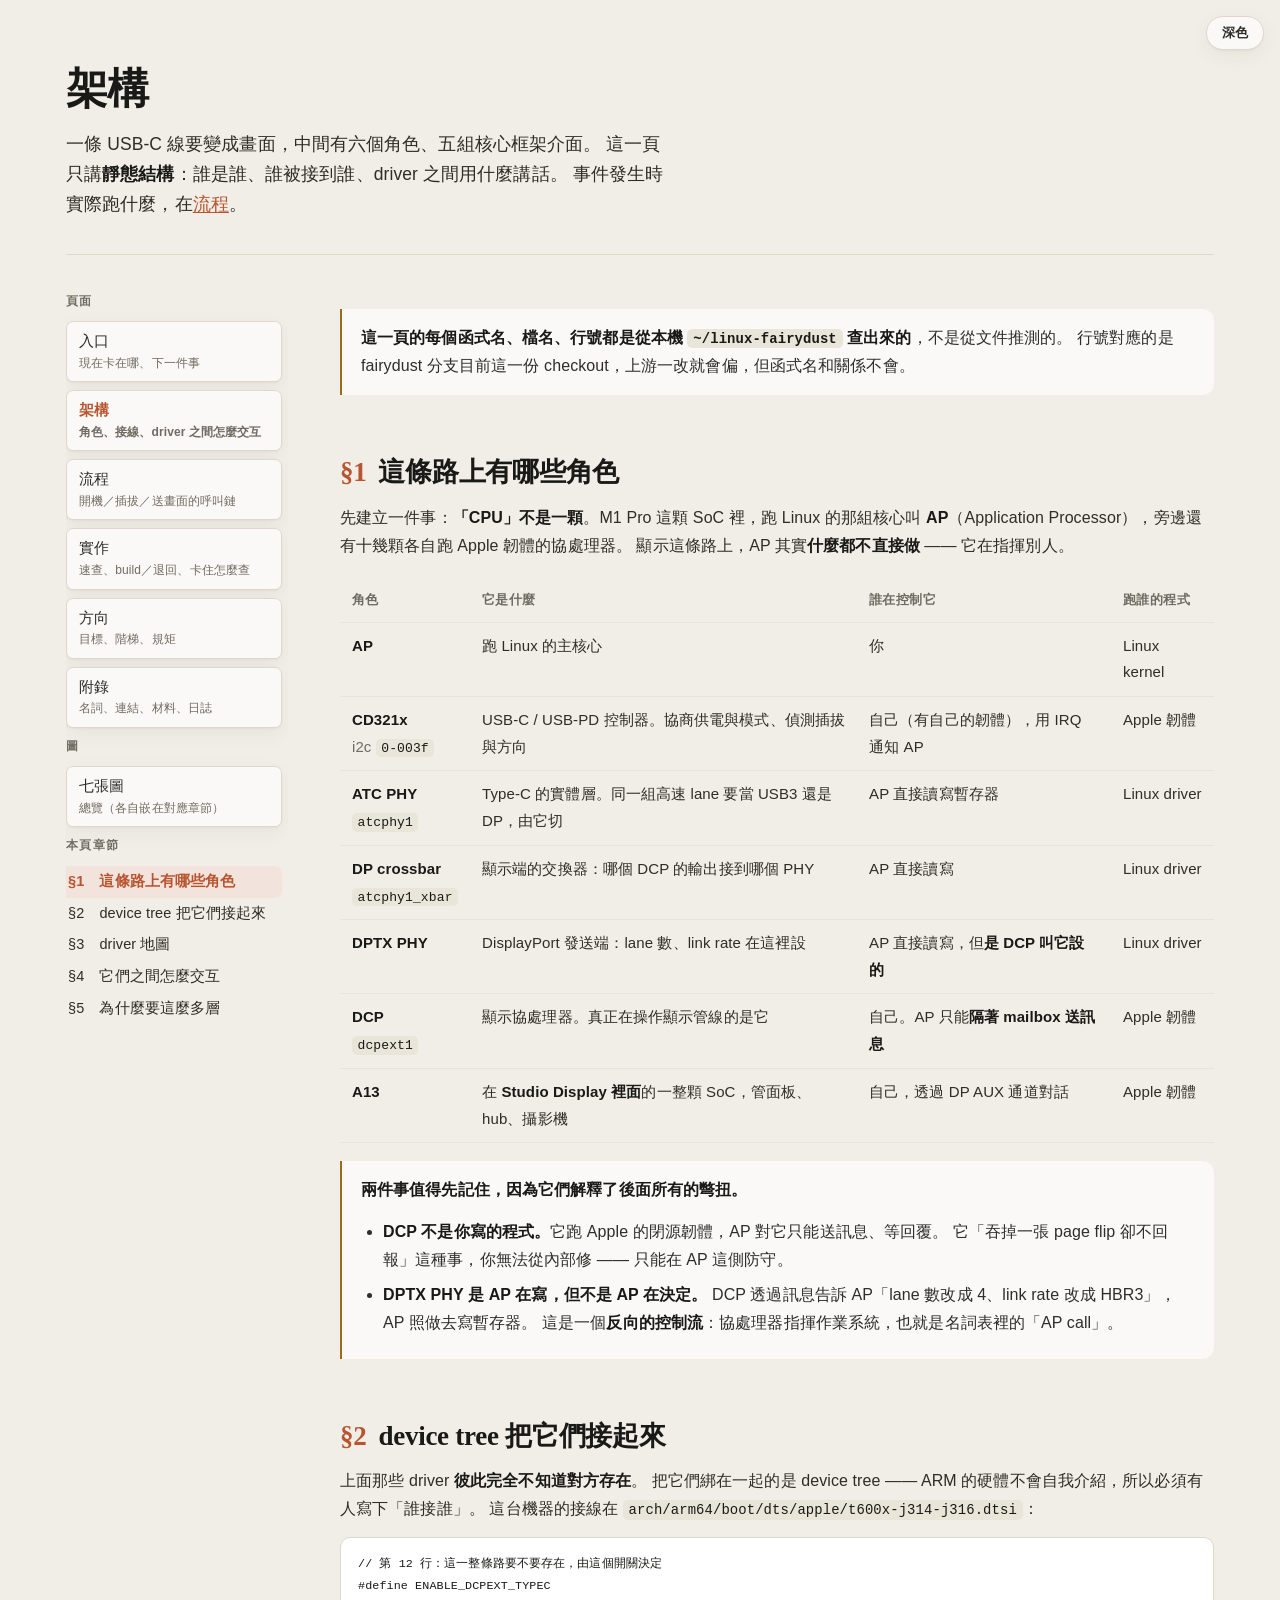
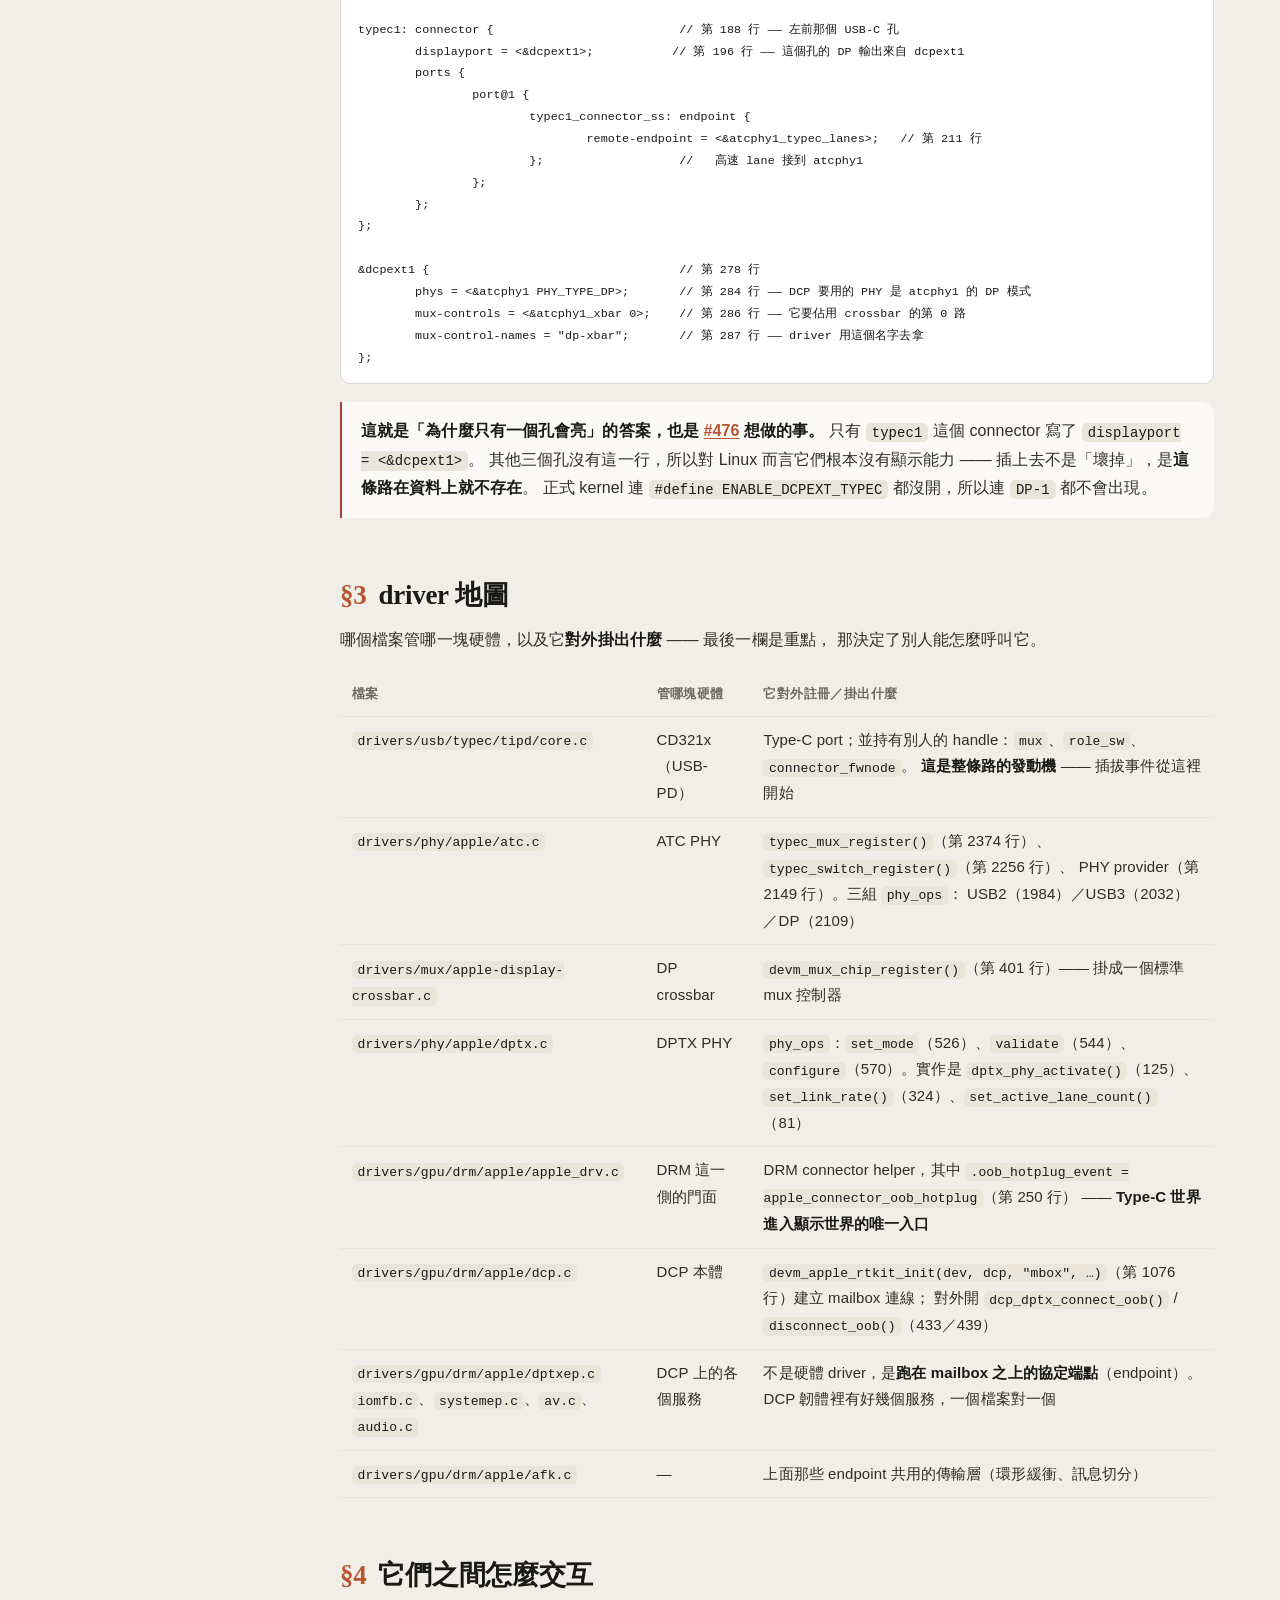
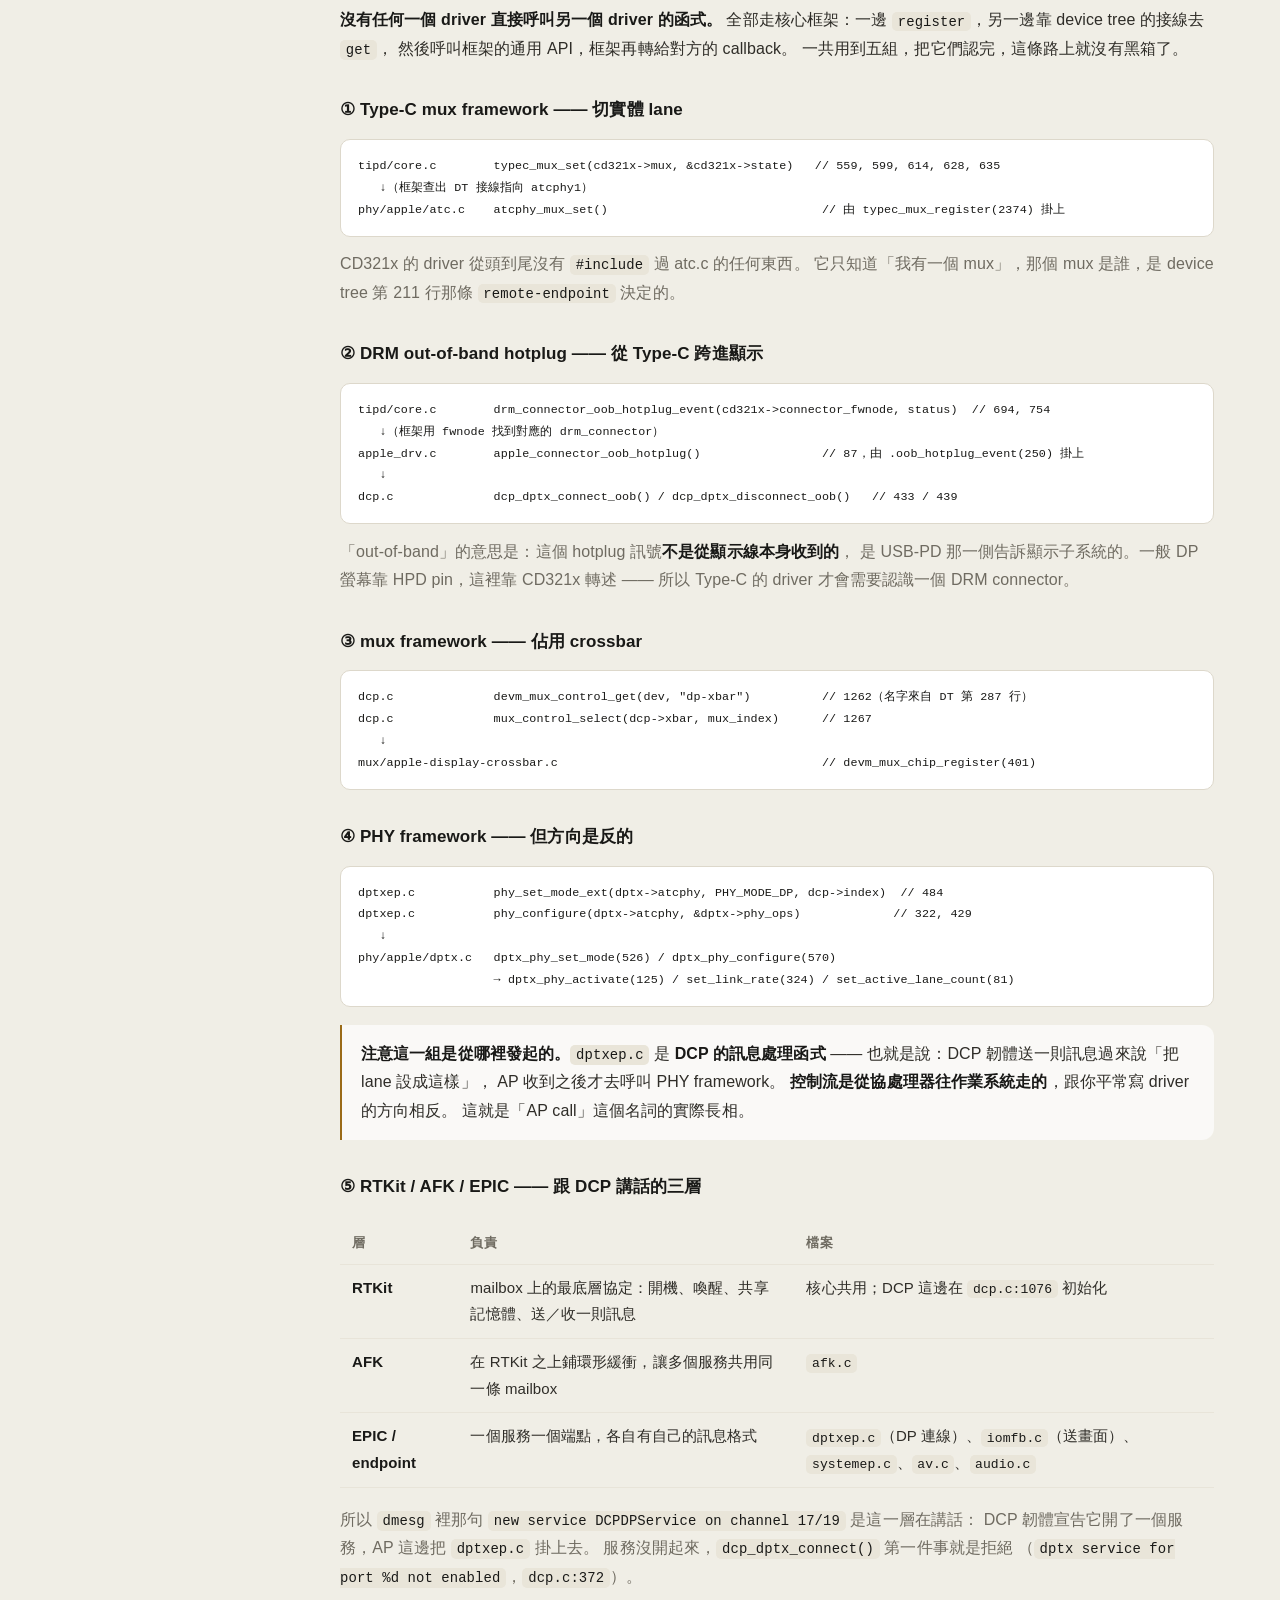
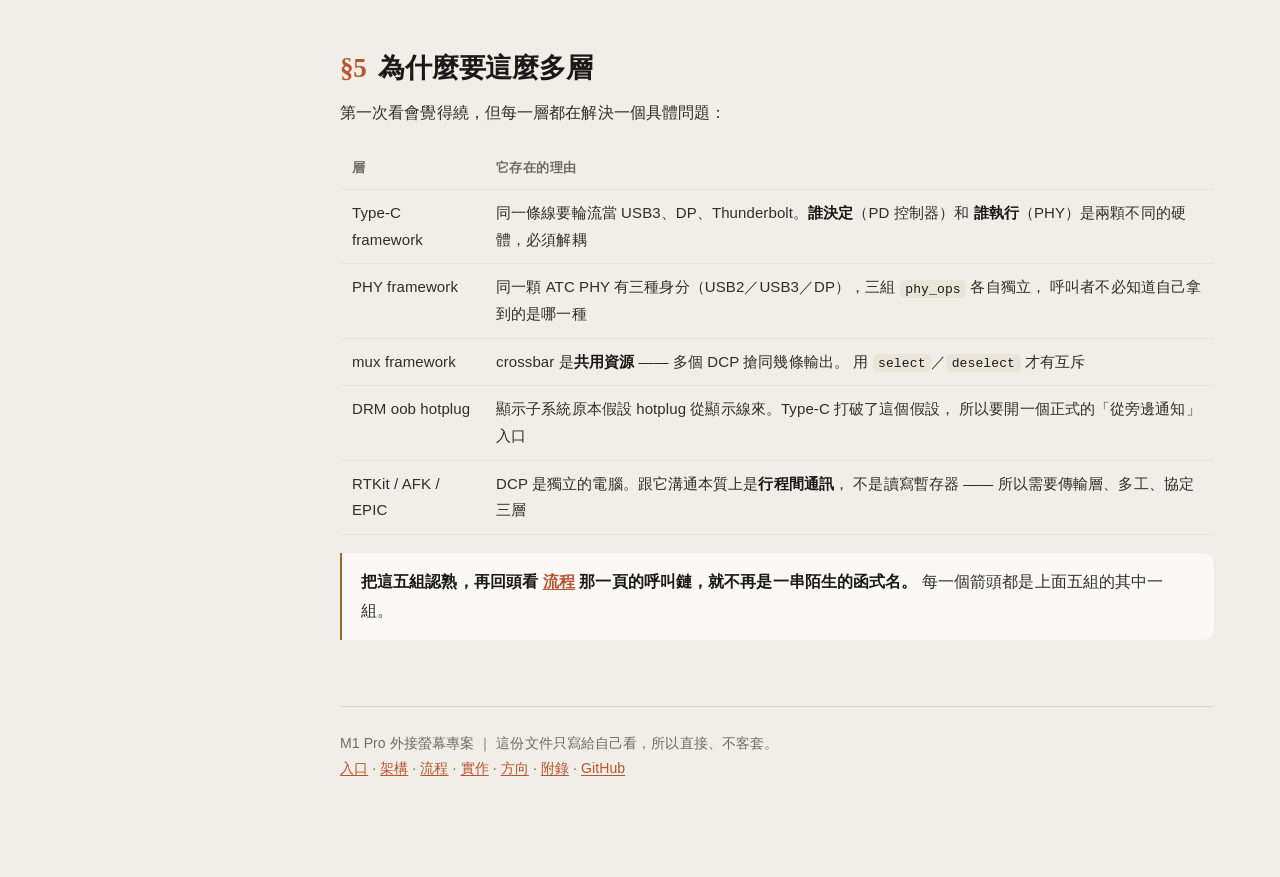
<file: html/architecture.html>
<!DOCTYPE html>
<html lang="zh-Hant">
<head>
<meta charset="utf-8">
<meta name="viewport" content="width=device-width, initial-scale=1">
<title>架構</title>
<link rel="stylesheet" href="doc.css">
</head>
<body>
<button class="themebtn" id="tt" type="button">深色</button>
<div class="wrap">

<header>
  <h1>架構</h1>
  <p class="lede">一條 USB-C 線要變成畫面，中間有六個角色、五組核心框架介面。
  這一頁只講<strong>靜態結構</strong>：誰是誰、誰被接到誰、driver 之間用什麼講話。
  事件發生時實際跑什麼，在<a href="flow.html">流程</a>。</p>
</header>

<div class="layout">
<nav class="toc">
<details open>
<summary>目錄 ▾</summary>
<div id="nav"></div>
<h4>本頁章節</h4>
<ul id="toclist">
  <li><a href="#roles">§1　這條路上有哪些角色</a></li>
  <li><a href="#dt">§2　device tree 把它們接起來</a></li>
  <li><a href="#map">§3　driver 地圖</a></li>
  <li><a href="#glue">§4　它們之間怎麼交互</a></li>
  <li><a href="#why">§5　為什麼要這麼多層</a></li>
</ul>
</details>
</nav>
<main>

<div class="callout">
  <strong>這一頁的每個函式名、檔名、行號都是從本機
  <code>~/linux-fairydust</code> 查出來的</strong>，不是從文件推測的。
  行號對應的是 fairydust 分支目前這一份 checkout，上游一改就會偏，但函式名和關係不會。
</div>

<h2 id="roles"><span class="n">§1</span>這條路上有哪些角色</h2>

<p>
  先建立一件事：<strong>「CPU」不是一顆</strong>。M1 Pro 這顆 SoC 裡，跑 Linux 的那組核心叫
  <strong>AP</strong>（Application Processor），旁邊還有十幾顆各自跑 Apple 韌體的協處理器。
  顯示這條路上，AP 其實<strong>什麼都不直接做</strong> —— 它在指揮別人。
</p>

<table>
<thead><tr><th>角色</th><th>它是什麼</th><th>誰在控制它</th><th>跑誰的程式</th></tr></thead>
<tbody>
<tr><td><strong>AP</strong></td><td>跑 Linux 的主核心</td><td>你</td><td>Linux kernel</td></tr>
<tr><td><strong>CD321x</strong><br><span class="muted">i2c <code>0-003f</code></span></td>
    <td>USB-C / USB-PD 控制器。協商供電與模式、偵測插拔與方向</td>
    <td>自己（有自己的韌體），用 IRQ 通知 AP</td><td>Apple 韌體</td></tr>
<tr><td><strong>ATC PHY</strong><br><span class="muted"><code>atcphy1</code></span></td>
    <td>Type-C 的實體層。同一組高速 lane 要當 USB3 還是 DP，由它切</td>
    <td>AP 直接讀寫暫存器</td><td>Linux driver</td></tr>
<tr><td><strong>DP crossbar</strong><br><span class="muted"><code>atcphy1_xbar</code></span></td>
    <td>顯示端的交換器：哪個 DCP 的輸出接到哪個 PHY</td>
    <td>AP 直接讀寫</td><td>Linux driver</td></tr>
<tr><td><strong>DPTX PHY</strong></td>
    <td>DisplayPort 發送端：lane 數、link rate 在這裡設</td>
    <td>AP 直接讀寫，但<strong>是 DCP 叫它設的</strong></td><td>Linux driver</td></tr>
<tr><td><strong>DCP</strong><br><span class="muted"><code>dcpext1</code></span></td>
    <td>顯示協處理器。真正在操作顯示管線的是它</td>
    <td>自己。AP 只能<strong>隔著 mailbox 送訊息</strong></td><td>Apple 韌體</td></tr>
<tr><td><strong>A13</strong></td>
    <td>在 <strong>Studio Display 裡面</strong>的一整顆 SoC，管面板、hub、攝影機</td>
    <td>自己，透過 DP AUX 通道對話</td><td>Apple 韌體</td></tr>
</tbody>
</table>

<div class="callout">
  <strong>兩件事值得先記住，因為它們解釋了後面所有的彆扭。</strong>
  <ul style="margin-bottom:0">
    <li><strong>DCP 不是你寫的程式。</strong>它跑 Apple 的閉源韌體，AP 對它只能送訊息、等回覆。
      它「吞掉一張 page flip 卻不回報」這種事，你無法從內部修 —— 只能在 AP 這側防守。</li>
    <li><strong>DPTX PHY 是 AP 在寫，但不是 AP 在決定。</strong>
      DCP 透過訊息告訴 AP「lane 數改成 4、link rate 改成 HBR3」，AP 照做去寫暫存器。
      這是一個<strong>反向的控制流</strong>：協處理器指揮作業系統，也就是名詞表裡的「AP call」。</li>
  </ul>
</div>

<h2 id="dt"><span class="n">§2</span>device tree 把它們接起來</h2>

<p>
  上面那些 driver <strong>彼此完全不知道對方存在</strong>。
  把它們綁在一起的是 device tree —— ARM 的硬體不會自我介紹，所以必須有人寫下「誰接誰」。
  這台機器的接線在 <code>arch/arm64/boot/dts/apple/t600x-j314-j316.dtsi</code>：
</p>

<pre><code>// 第 12 行：這一整條路要不要存在，由這個開關決定
#define ENABLE_DCPEXT_TYPEC

typec1: connector {                          // 第 188 行 —— 左前那個 USB-C 孔
        displayport = &lt;&amp;dcpext1&gt;;           // 第 196 行 —— 這個孔的 DP 輸出來自 dcpext1
        ports {
                port@1 {
                        typec1_connector_ss: endpoint {
                                remote-endpoint = &lt;&amp;atcphy1_typec_lanes&gt;;   // 第 211 行
                        };                   //   高速 lane 接到 atcphy1
                };
        };
};

&amp;dcpext1 {                                   // 第 278 行
        phys = &lt;&amp;atcphy1 PHY_TYPE_DP&gt;;       // 第 284 行 —— DCP 要用的 PHY 是 atcphy1 的 DP 模式
        mux-controls = &lt;&amp;atcphy1_xbar 0&gt;;    // 第 286 行 —— 它要佔用 crossbar 的第 0 路
        mux-control-names = "dp-xbar";       // 第 287 行 —— driver 用這個名字去拿
};</code></pre>

<div class="callout stop">
  <strong>這就是「為什麼只有一個孔會亮」的答案，也是 <a href="https://github.com/AsahiLinux/linux/pull/476">#476</a> 想做的事。</strong>
  只有 <code>typec1</code> 這個 connector 寫了 <code>displayport = &lt;&amp;dcpext1&gt;</code>。
  其他三個孔沒有這一行，所以對 Linux 而言它們根本沒有顯示能力 ——
  插上去不是「壞掉」，是<strong>這條路在資料上就不存在</strong>。
  正式 kernel 連 <code>#define ENABLE_DCPEXT_TYPEC</code> 都沒開，所以連 <code>DP-1</code> 都不會出現。
</div>

<h2 id="map"><span class="n">§3</span>driver 地圖</h2>

<p>哪個檔案管哪一塊硬體，以及它<strong>對外掛出什麼</strong> —— 最後一欄是重點，
那決定了別人能怎麼呼叫它。</p>

<table>
<thead><tr><th>檔案</th><th>管哪塊硬體</th><th>它對外註冊／掛出什麼</th></tr></thead>
<tbody>
<tr><td><code>drivers/usb/typec/tipd/core.c</code></td>
    <td>CD321x（USB-PD）</td>
    <td>Type-C port；並持有別人的 handle：<code>mux</code>、<code>role_sw</code>、<code>connector_fwnode</code>。
    <strong>這是整條路的發動機</strong> —— 插拔事件從這裡開始</td></tr>
<tr><td><code>drivers/phy/apple/atc.c</code></td>
    <td>ATC PHY</td>
    <td><code>typec_mux_register()</code>（第 2374 行）、
        <code>typec_switch_register()</code>（第 2256 行）、
        PHY provider（第 2149 行）。三組 <code>phy_ops</code>：
        USB2（1984）／USB3（2032）／DP（2109）</td></tr>
<tr><td><code>drivers/mux/apple-display-crossbar.c</code></td>
    <td>DP crossbar</td>
    <td><code>devm_mux_chip_register()</code>（第 401 行）—— 掛成一個標準 mux 控制器</td></tr>
<tr><td><code>drivers/phy/apple/dptx.c</code></td>
    <td>DPTX PHY</td>
    <td><code>phy_ops</code>：<code>set_mode</code>（526）、<code>validate</code>（544）、
        <code>configure</code>（570）。實作是 <code>dptx_phy_activate()</code>（125）、
        <code>set_link_rate()</code>（324）、<code>set_active_lane_count()</code>（81）</td></tr>
<tr><td><code>drivers/gpu/drm/apple/apple_drv.c</code></td>
    <td>DRM 這一側的門面</td>
    <td>DRM connector helper，其中
        <code>.oob_hotplug_event = apple_connector_oob_hotplug</code>（第 250 行）
        —— <strong>Type-C 世界進入顯示世界的唯一入口</strong></td></tr>
<tr><td><code>drivers/gpu/drm/apple/dcp.c</code></td>
    <td>DCP 本體</td>
    <td><code>devm_apple_rtkit_init(dev, dcp, "mbox", …)</code>（第 1076 行）建立 mailbox 連線；
        對外開 <code>dcp_dptx_connect_oob()</code> / <code>disconnect_oob()</code>（433／439）</td></tr>
<tr><td><code>drivers/gpu/drm/apple/dptxep.c</code><br>
        <code>iomfb.c</code>、<code>systemep.c</code>、<code>av.c</code>、<code>audio.c</code></td>
    <td>DCP 上的各個服務</td>
    <td>不是硬體 driver，是<strong>跑在 mailbox 之上的協定端點</strong>（endpoint）。
        DCP 韌體裡有好幾個服務，一個檔案對一個</td></tr>
<tr><td><code>drivers/gpu/drm/apple/afk.c</code></td>
    <td>—</td>
    <td>上面那些 endpoint 共用的傳輸層（環形緩衝、訊息切分）</td></tr>
</tbody>
</table>

<h2 id="glue"><span class="n">§4</span>它們之間怎麼交互</h2>

<p>
  <strong>沒有任何一個 driver 直接呼叫另一個 driver 的函式。</strong>
  全部走核心框架：一邊 <code>register</code>，另一邊靠 device tree 的接線去 <code>get</code>，
  然後呼叫框架的通用 API，框架再轉給對方的 callback。
  一共用到五組，把它們認完，這條路上就沒有黑箱了。
</p>

<h3>① Type-C mux framework —— 切實體 lane</h3>
<pre><code>tipd/core.c        typec_mux_set(cd321x-&gt;mux, &amp;cd321x-&gt;state)   // 559, 599, 614, 628, 635
   ↓（框架查出 DT 接線指向 atcphy1）
phy/apple/atc.c    atcphy_mux_set()                              // 由 typec_mux_register(2374) 掛上</code></pre>
<p class="muted">
  CD321x 的 driver 從頭到尾沒有 <code>#include</code> 過 atc.c 的任何東西。
  它只知道「我有一個 mux」，那個 mux 是誰，是 device tree 第 211 行那條
  <code>remote-endpoint</code> 決定的。
</p>

<h3>② DRM out-of-band hotplug —— 從 Type-C 跨進顯示</h3>
<pre><code>tipd/core.c        drm_connector_oob_hotplug_event(cd321x-&gt;connector_fwnode, status)  // 694, 754
   ↓（框架用 fwnode 找到對應的 drm_connector）
apple_drv.c        apple_connector_oob_hotplug()                 // 87，由 .oob_hotplug_event(250) 掛上
   ↓
dcp.c              dcp_dptx_connect_oob() / dcp_dptx_disconnect_oob()   // 433 / 439</code></pre>
<p class="muted">
  「out-of-band」的意思是：這個 hotplug 訊號<strong>不是從顯示線本身收到的</strong>，
  是 USB-PD 那一側告訴顯示子系統的。一般 DP 螢幕靠 HPD pin，這裡靠 CD321x 轉述 ——
  所以 Type-C 的 driver 才會需要認識一個 DRM connector。
</p>

<h3>③ mux framework —— 佔用 crossbar</h3>
<pre><code>dcp.c              devm_mux_control_get(dev, "dp-xbar")          // 1262（名字來自 DT 第 287 行）
dcp.c              mux_control_select(dcp-&gt;xbar, mux_index)      // 1267
   ↓
mux/apple-display-crossbar.c                                     // devm_mux_chip_register(401)</code></pre>

<h3>④ PHY framework —— 但方向是反的</h3>
<pre><code>dptxep.c           phy_set_mode_ext(dptx-&gt;atcphy, PHY_MODE_DP, dcp-&gt;index)  // 484
dptxep.c           phy_configure(dptx-&gt;atcphy, &amp;dptx-&gt;phy_ops)             // 322, 429
   ↓
phy/apple/dptx.c   dptx_phy_set_mode(526) / dptx_phy_configure(570)
                   → dptx_phy_activate(125) / set_link_rate(324) / set_active_lane_count(81)</code></pre>
<div class="callout">
  <strong>注意這一組是從哪裡發起的。</strong><code>dptxep.c</code> 是
  <strong>DCP 的訊息處理函式</strong> —— 也就是說：DCP 韌體送一則訊息過來說「把 lane 設成這樣」，
  AP 收到之後才去呼叫 PHY framework。
  <strong>控制流是從協處理器往作業系統走的</strong>，跟你平常寫 driver 的方向相反。
  這就是「AP call」這個名詞的實際長相。
</div>

<h3>⑤ RTKit / AFK / EPIC —— 跟 DCP 講話的三層</h3>
<table>
<thead><tr><th>層</th><th>負責</th><th>檔案</th></tr></thead>
<tbody>
<tr><td><strong>RTKit</strong></td><td>mailbox 上的最底層協定：開機、喚醒、共享記憶體、送／收一則訊息</td>
    <td>核心共用；DCP 這邊在 <code>dcp.c:1076</code> 初始化</td></tr>
<tr><td><strong>AFK</strong></td><td>在 RTKit 之上鋪環形緩衝，讓多個服務共用同一條 mailbox</td>
    <td><code>afk.c</code></td></tr>
<tr><td><strong>EPIC / endpoint</strong></td><td>一個服務一個端點，各自有自己的訊息格式</td>
    <td><code>dptxep.c</code>（DP 連線）、<code>iomfb.c</code>（送畫面）、
        <code>systemep.c</code>、<code>av.c</code>、<code>audio.c</code></td></tr>
</tbody>
</table>
<p class="muted">
  所以 <code>dmesg</code> 裡那句 <code>new service DCPDPService on channel 17/19</code> 是這一層在講話：
  DCP 韌體宣告它開了一個服務，AP 這邊把 <code>dptxep.c</code> 掛上去。
  服務沒開起來，<code>dcp_dptx_connect()</code> 第一件事就是拒絕
  （<code>dptx service for port %d not enabled</code>，<code>dcp.c:372</code>）。
</p>

<h2 id="why"><span class="n">§5</span>為什麼要這麼多層</h2>

<p>第一次看會覺得繞，但每一層都在解決一個具體問題：</p>

<table>
<thead><tr><th>層</th><th>它存在的理由</th></tr></thead>
<tbody>
<tr><td>Type-C framework</td>
    <td>同一條線要輪流當 USB3、DP、Thunderbolt。<strong>誰決定</strong>（PD 控制器）和
        <strong>誰執行</strong>（PHY）是兩顆不同的硬體，必須解耦</td></tr>
<tr><td>PHY framework</td>
    <td>同一顆 ATC PHY 有三種身分（USB2／USB3／DP），三組 <code>phy_ops</code> 各自獨立，
        呼叫者不必知道自己拿到的是哪一種</td></tr>
<tr><td>mux framework</td>
    <td>crossbar 是<strong>共用資源</strong> —— 多個 DCP 搶同幾條輸出。
        用 <code>select</code>／<code>deselect</code> 才有互斥</td></tr>
<tr><td>DRM oob hotplug</td>
    <td>顯示子系統原本假設 hotplug 從顯示線來。Type-C 打破了這個假設，
        所以要開一個正式的「從旁邊通知」入口</td></tr>
<tr><td>RTKit / AFK / EPIC</td>
    <td>DCP 是獨立的電腦。跟它溝通本質上是<strong>行程間通訊</strong>，
        不是讀寫暫存器 —— 所以需要傳輸層、多工、協定三層</td></tr>
</tbody>
</table>

<div class="callout">
  <strong>把這五組認熟，再回頭看 <a href="flow.html">流程</a> 那一頁的呼叫鏈，就不再是一串陌生的函式名。</strong>
  每一個箭頭都是上面五組的其中一組。
</div>

<footer>
  M1 Pro 外接螢幕專案 ｜ 這份文件只寫給自己看，所以直接、不客套。<br>
  <span id="pagelinks"></span>
</footer>

</main>
</div>
</div>
<script src="doc.js"></script>
</body>
</html>
</file>
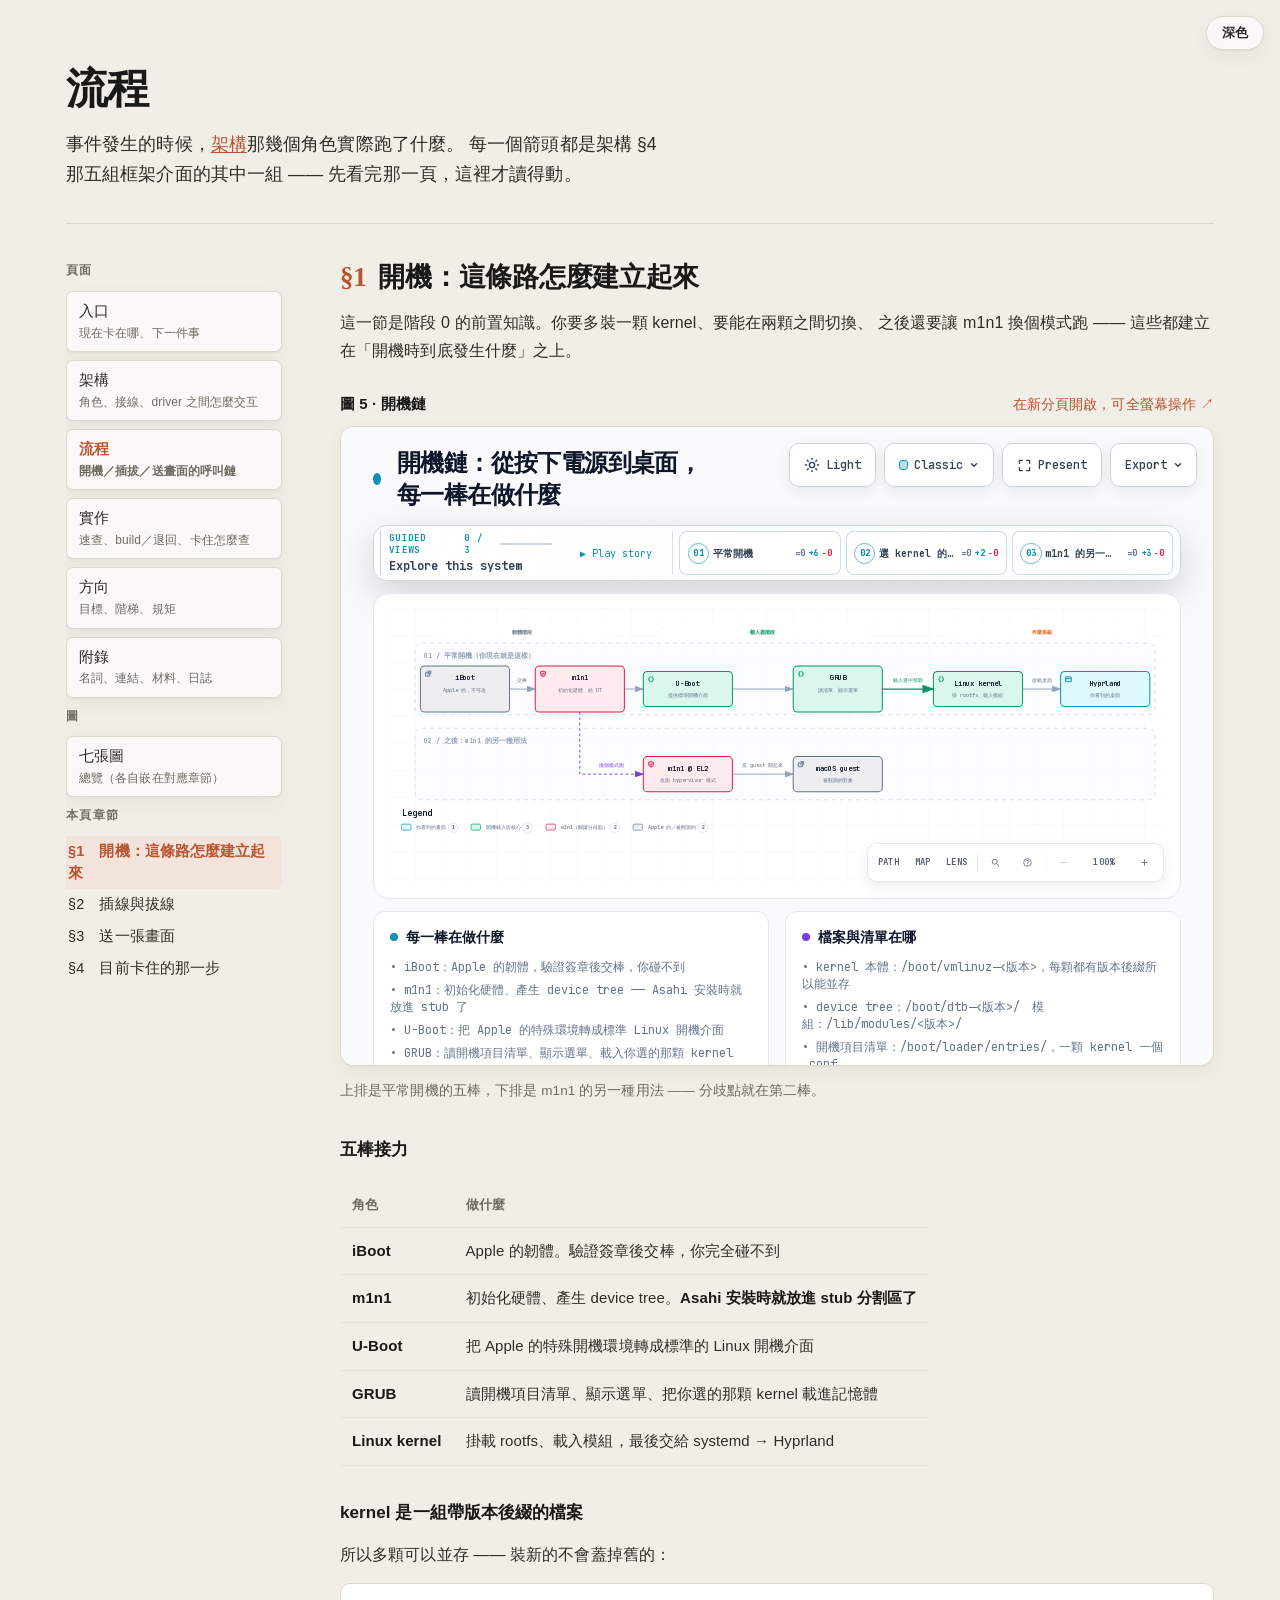
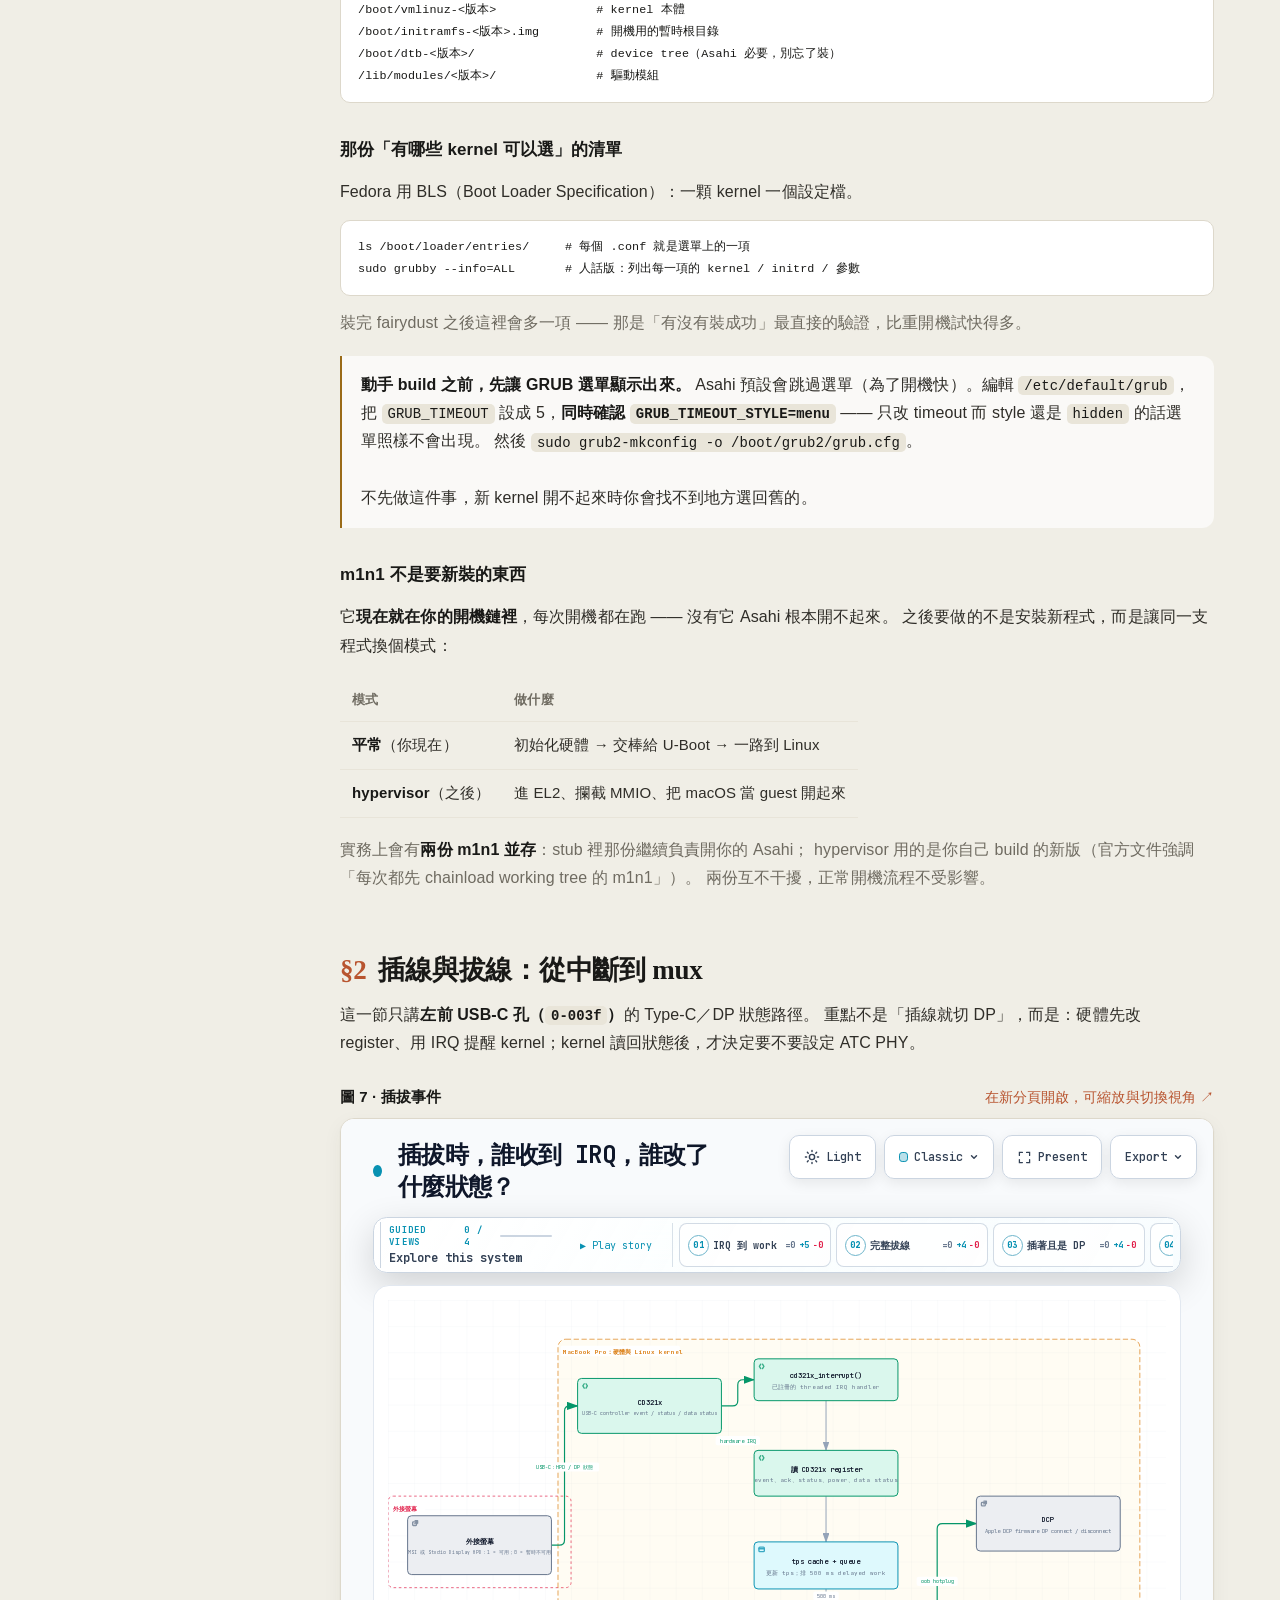
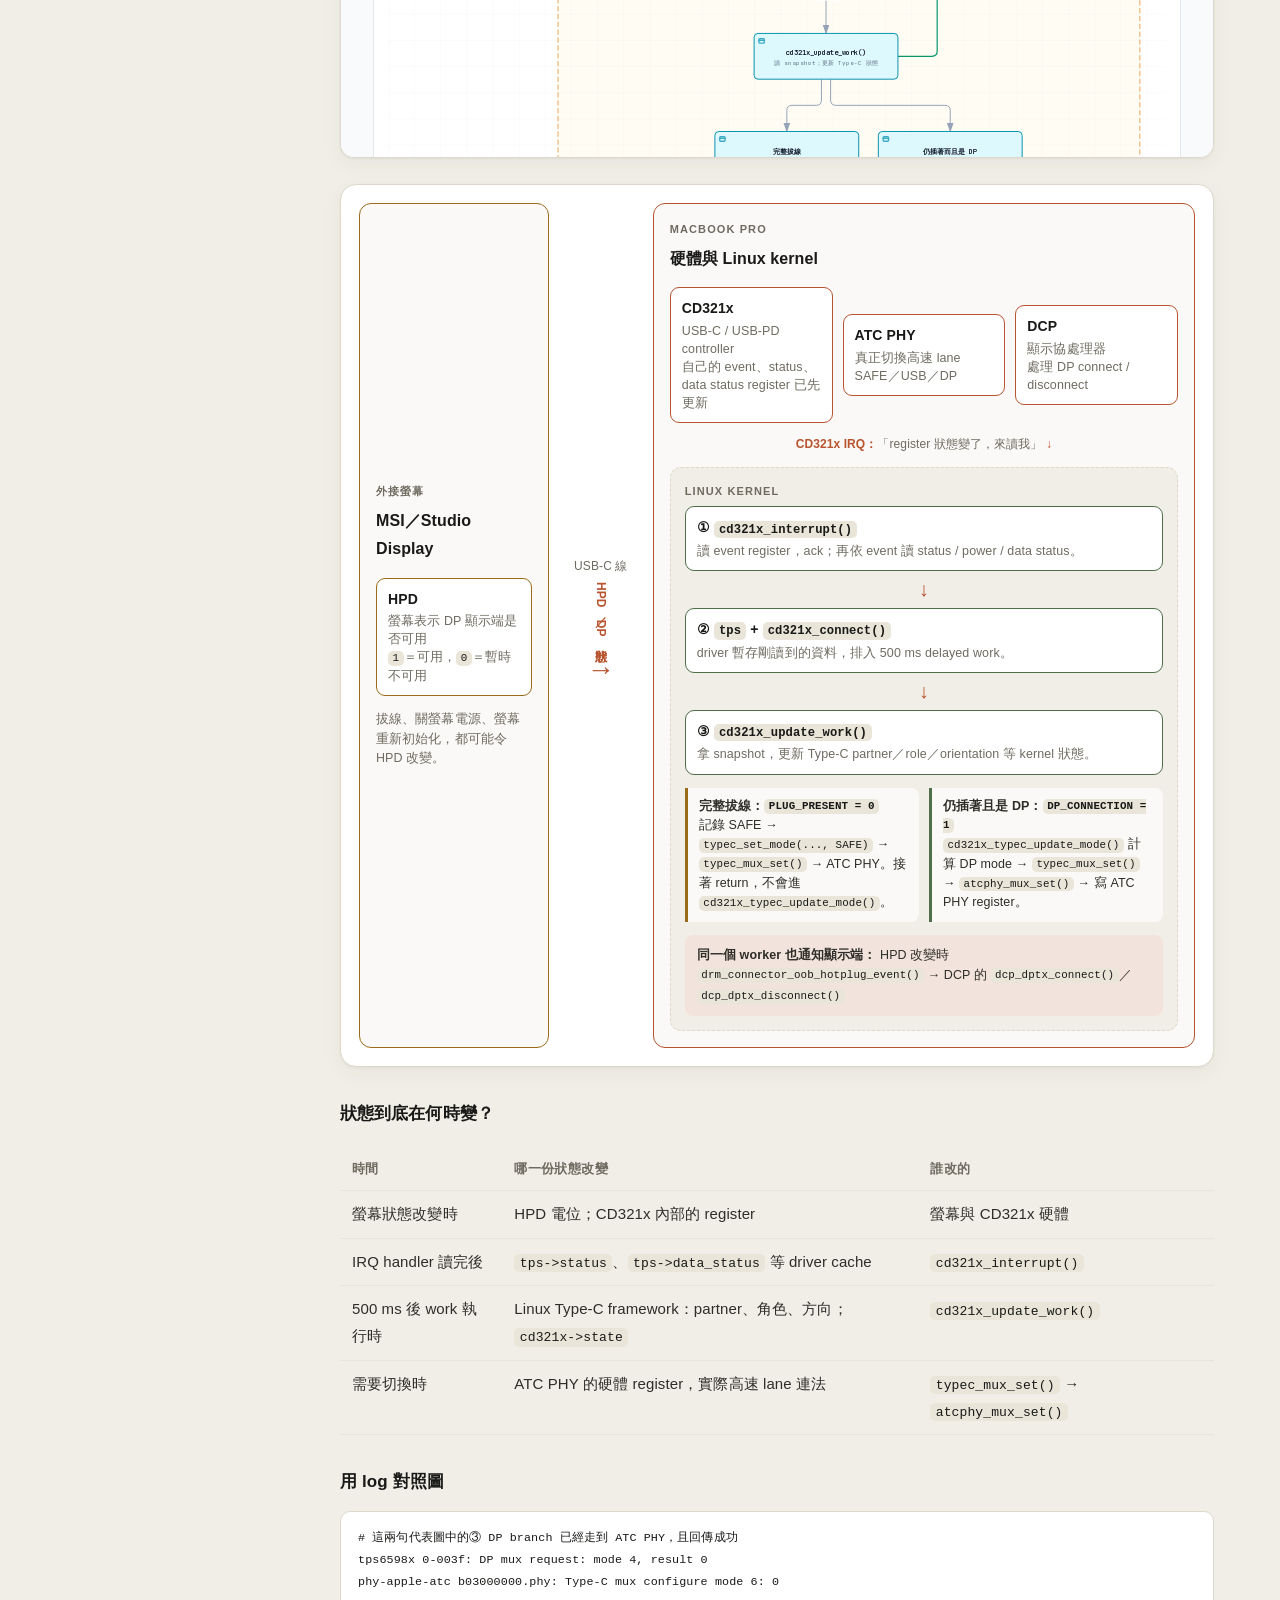
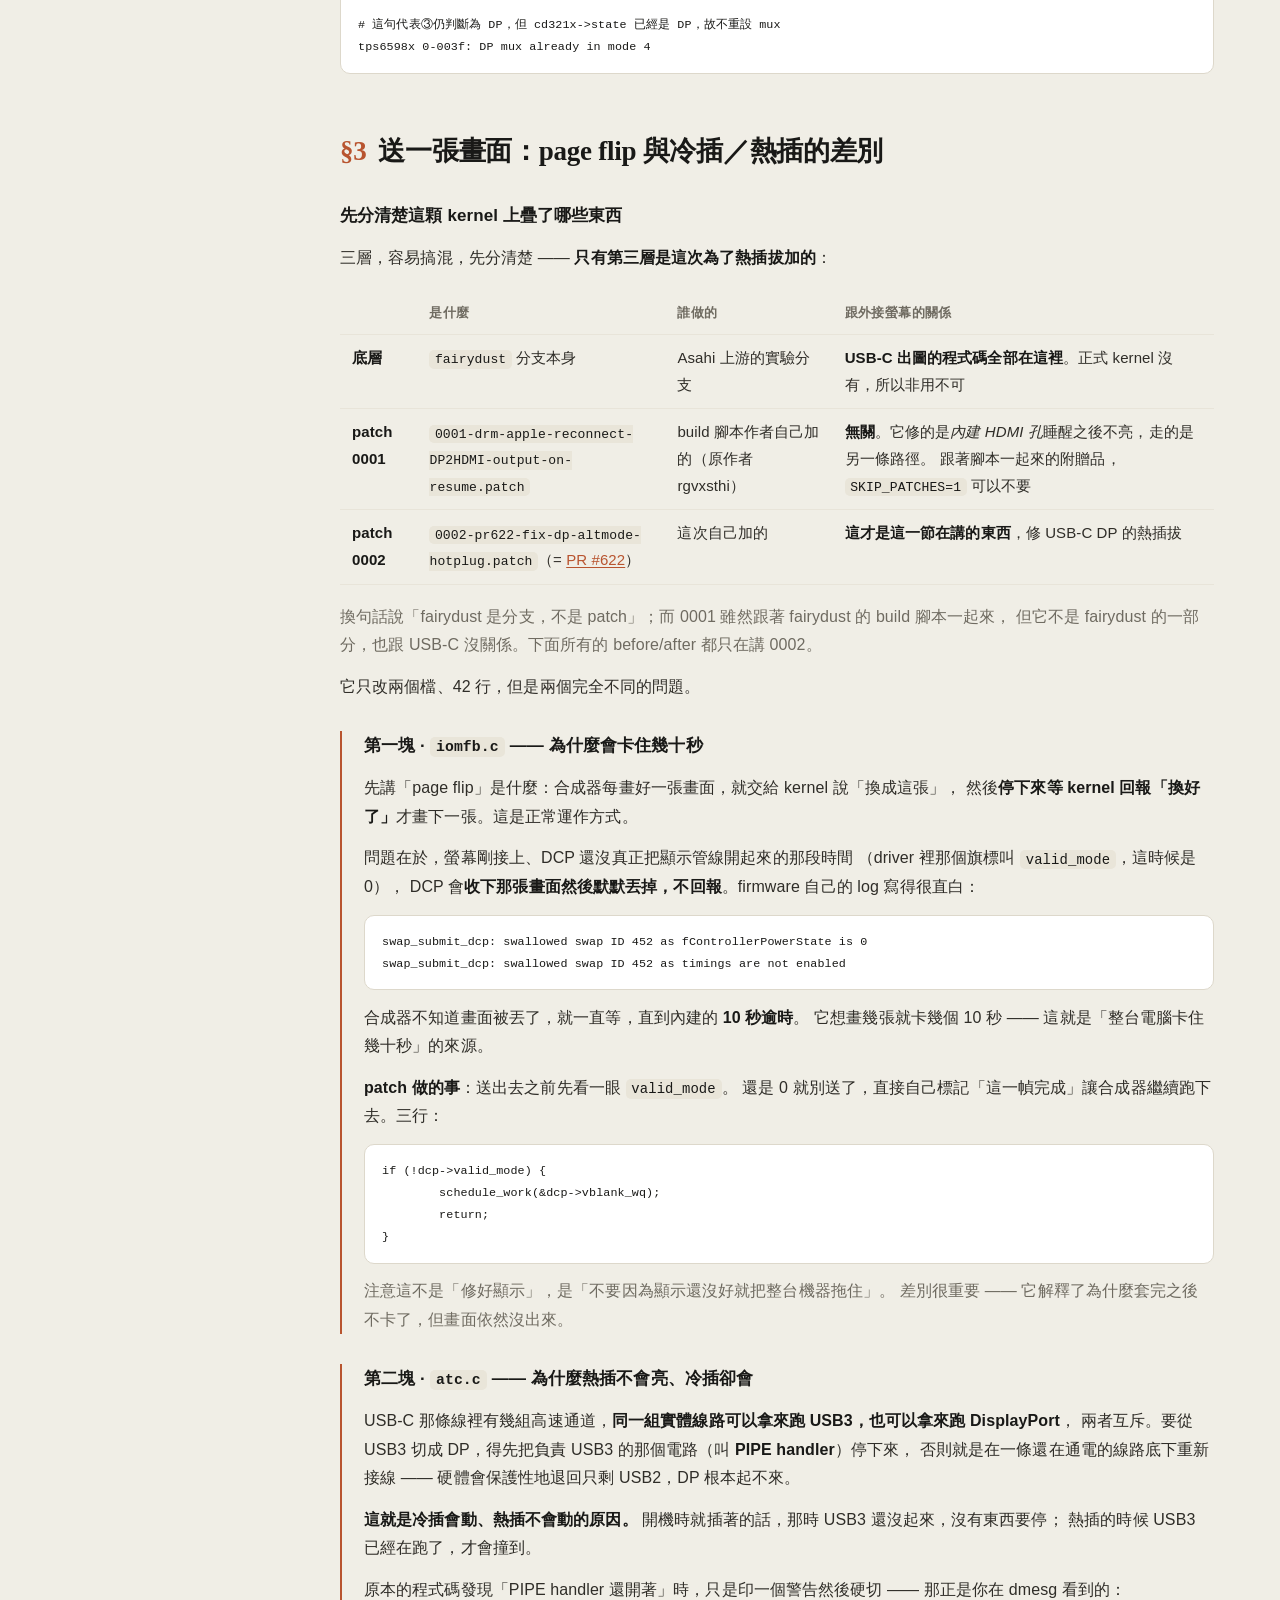
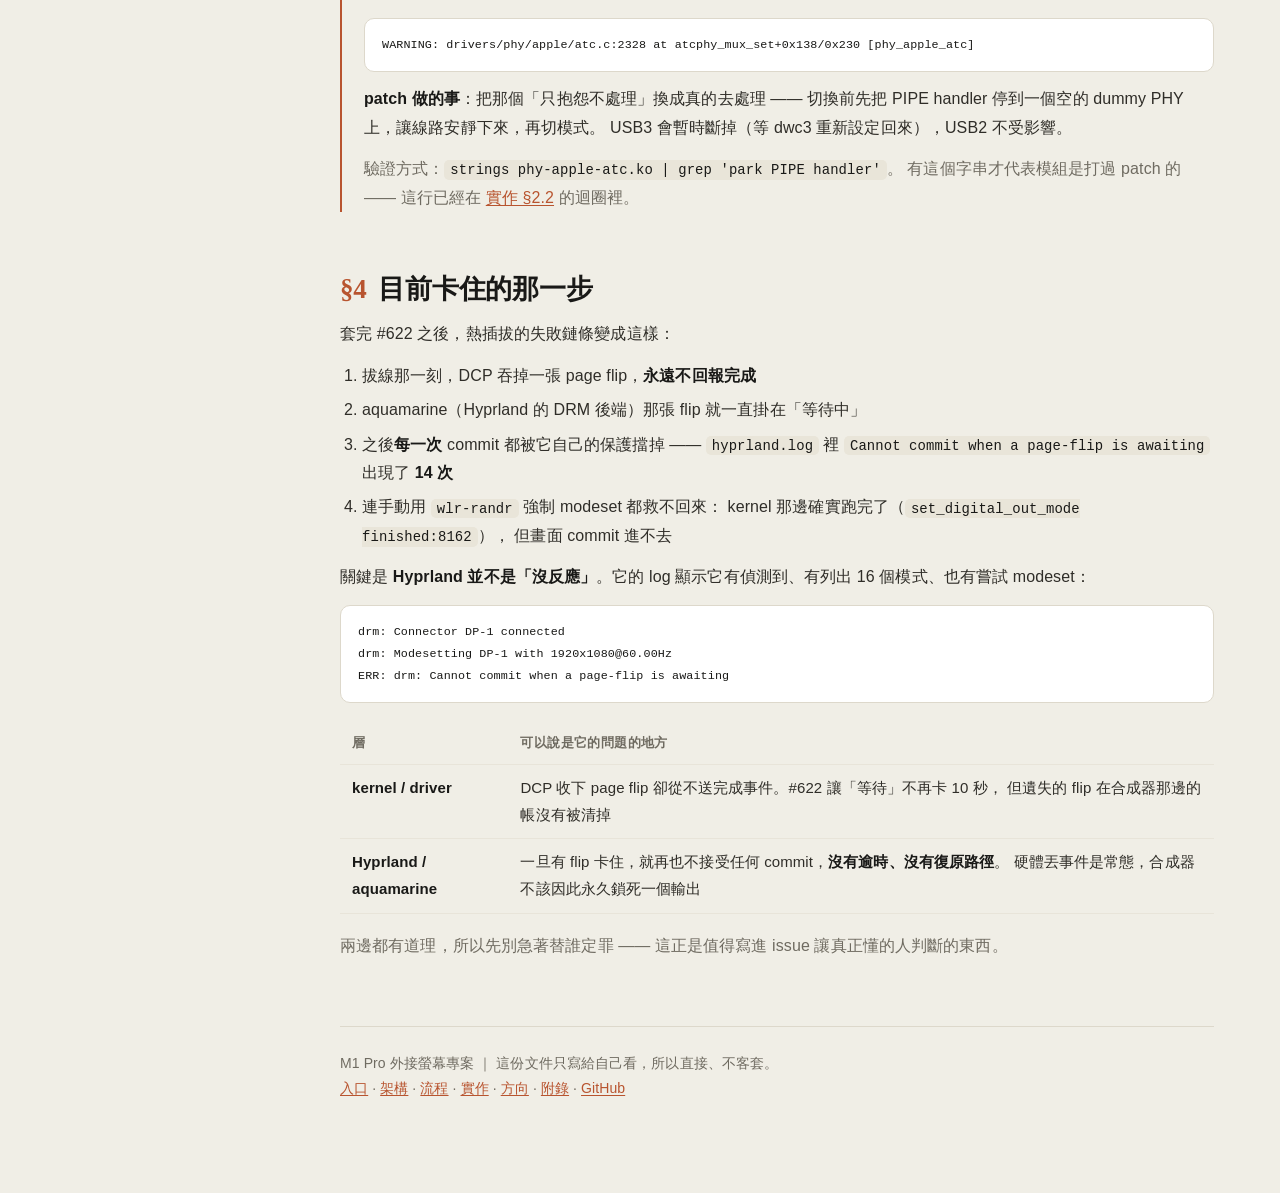
<file: html/flow.html>
<!DOCTYPE html>
<html lang="zh-Hant">
<head>
<meta charset="utf-8">
<meta name="viewport" content="width=device-width, initial-scale=1">
<title>流程</title>
<link rel="stylesheet" href="doc.css">
</head>
<body>
<button class="themebtn" id="tt" type="button">深色</button>
<div class="wrap">

<header>
  <h1>流程</h1>
  <p class="lede">事件發生的時候，<a href="architecture.html">架構</a>那幾個角色實際跑了什麼。
  每一個箭頭都是架構 §4 那五組框架介面的其中一組 —— 先看完那一頁，這裡才讀得動。</p>
</header>

<div class="layout">
<nav class="toc">
<details open>
<summary>目錄 ▾</summary>
<div id="nav"></div>
<h4>本頁章節</h4>
<ul id="toclist">
  <li><a href="#boot">§1　開機：這條路怎麼建立起來</a></li>
  <li><a href="#hotplug">§2　插線與拔線</a></li>
  <li><a href="#frames">§3　送一張畫面</a></li>
  <li><a href="#pageflip">§4　目前卡住的那一步</a></li>
</ul>
</details>
</nav>
<main>

<h2 id="boot"><span class="n">§1</span>開機：這條路怎麼建立起來</h2>
<p>
  這一節是階段 0 的前置知識。你要多裝一顆 kernel、要能在兩顆之間切換、
  之後還要讓 m1n1 換個模式跑 —— 這些都建立在「開機時到底發生什麼」之上。
</p>

<div class="embed">
  <div class="bar"><b>圖 5 · 開機鏈</b><a href="05-boot.html" target="_blank">在新分頁開啟，可全螢幕操作 ↗</a></div>
  <iframe src="05-boot.html" loading="lazy" title="圖 5 · 開機鏈"></iframe>
  <p class="muted" style="font-size:13.5px">上排是平常開機的五棒，下排是 m1n1 的另一種用法 —— 分歧點就在第二棒。</p>
</div>

<h3>五棒接力</h3>

<table>
<thead><tr><th>角色</th><th>做什麼</th></tr></thead>
<tbody>
<tr><td><strong>iBoot</strong></td><td>Apple 的韌體。驗證簽章後交棒，你完全碰不到</td></tr>
<tr><td><strong>m1n1</strong></td><td>初始化硬體、產生 device tree。<strong>Asahi 安裝時就放進 stub 分割區了</strong></td></tr>
<tr><td><strong>U-Boot</strong></td><td>把 Apple 的特殊開機環境轉成標準的 Linux 開機介面</td></tr>
<tr><td><strong>GRUB</strong></td><td>讀開機項目清單、顯示選單、把你選的那顆 kernel 載進記憶體</td></tr>
<tr><td><strong>Linux kernel</strong></td><td>掛載 rootfs、載入模組，最後交給 systemd → Hyprland</td></tr>
</tbody>
</table>

<h3>kernel 是一組帶版本後綴的檔案</h3>

<p>所以多顆可以並存 —— 裝新的不會蓋掉舊的：</p>

<pre><code>/boot/vmlinuz-&lt;版本&gt;              # kernel 本體
/boot/initramfs-&lt;版本&gt;.img        # 開機用的暫時根目錄
/boot/dtb-&lt;版本&gt;/                 # device tree（Asahi 必要，別忘了裝）
/lib/modules/&lt;版本&gt;/              # 驅動模組</code></pre>

<h3>那份「有哪些 kernel 可以選」的清單</h3>

<p>Fedora 用 BLS（Boot Loader Specification）：一顆 kernel 一個設定檔。</p>

<pre><code>ls /boot/loader/entries/     # 每個 .conf 就是選單上的一項
sudo grubby --info=ALL       # 人話版：列出每一項的 kernel / initrd / 參數</code></pre>

<p class="muted">
  裝完 fairydust 之後這裡會多一項 —— 那是「有沒有裝成功」最直接的驗證，比重開機試快得多。
</p>

<div class="callout">
  <strong>動手 build 之前，先讓 GRUB 選單顯示出來。</strong>
  Asahi 預設會跳過選單（為了開機快）。編輯 <code>/etc/default/grub</code>，
  把 <code>GRUB_TIMEOUT</code> 設成 5，<strong>同時確認 <code>GRUB_TIMEOUT_STYLE=menu</code></strong>
  —— 只改 timeout 而 style 還是 <code>hidden</code> 的話選單照樣不會出現。
  然後 <code>sudo grub2-mkconfig -o /boot/grub2/grub.cfg</code>。<br><br>
  不先做這件事，新 kernel 開不起來時你會找不到地方選回舊的。
</div>

<h3>m1n1 不是要新裝的東西</h3>

<p>
  它<strong>現在就在你的開機鏈裡</strong>，每次開機都在跑 —— 沒有它 Asahi 根本開不起來。
  之後要做的不是安裝新程式，而是讓同一支程式換個模式：
</p>

<table>
<thead><tr><th>模式</th><th>做什麼</th></tr></thead>
<tbody>
<tr><td><strong>平常</strong>（你現在）</td><td>初始化硬體 → 交棒給 U-Boot → 一路到 Linux</td></tr>
<tr><td><strong>hypervisor</strong>（之後）</td><td>進 EL2、攔截 MMIO、把 macOS 當 guest 開起來</td></tr>
</tbody>
</table>

<p class="muted">
  實務上會有<strong>兩份 m1n1 並存</strong>：stub 裡那份繼續負責開你的 Asahi；
  hypervisor 用的是你自己 build 的新版（官方文件強調「每次都先 chainload working tree 的 m1n1」）。
  兩份互不干擾，正常開機流程不受影響。
</p>


<h2 id="hotplug"><span class="n">§2</span>插線與拔線：從中斷到 mux</h2>
<p>
  這一節只講<strong>左前 USB-C 孔（<code>0-003f</code>）</strong>的 Type-C／DP 狀態路徑。
  重點不是「插線就切 DP」，而是：硬體先改 register、用 IRQ 提醒 kernel；kernel 讀回狀態後，才決定要不要設定 ATC PHY。
</p>

<div class="embed">
  <div class="bar"><b>圖 7 · 插拔事件</b><a href="07-hotplug.html" target="_blank">在新分頁開啟，可縮放與切換視角 ↗</a></div>
  <iframe src="07-hotplug.html" loading="lazy" title="圖 7 · 插拔事件：從 HPD 到 IRQ、kernel 與 mux"></iframe>
</div>

<div class="hotplug-diagram" role="img" aria-label="外接螢幕的 HPD 狀態改變，經過 Mac 內的 CD321x、Linux kernel、Type-C mux framework，最後由 ATC PHY 切換高速 lane；同時通知 DCP 處理顯示 hotplug。">
  <section class="hd-screen">
    <p class="hd-kicker">外接螢幕</p>
    <h3>MSI／Studio Display</h3>
    <div class="hd-node external">
      <b>HPD</b>
      <span>螢幕表示 DP 顯示端是否可用<br><code>1</code>＝可用，<code>0</code>＝暫時不可用</span>
    </div>
    <p class="hd-note">拔線、關螢幕電源、螢幕重新初始化，都可能令 HPD 改變。</p>
  </section>

  <div class="hd-cable" aria-hidden="true">
    <span>USB-C 線</span>
    <b>HPD／DP 狀態</b>
    <i>→</i>
  </div>

  <section class="hd-mac">
    <p class="hd-kicker">MacBook Pro</p>
    <h3>硬體與 Linux kernel</h3>

    <div class="hd-hardware">
      <div class="hd-node hardware">
        <b>CD321x</b>
        <span>USB-C / USB-PD controller<br>自己的 event、status、data status register 已先更新</span>
      </div>
      <div class="hd-node hardware">
        <b>ATC PHY</b>
        <span>真正切換高速 lane<br>SAFE／USB／DP</span>
      </div>
      <div class="hd-node hardware">
        <b>DCP</b>
        <span>顯示協處理器<br>處理 DP connect / disconnect</span>
      </div>
    </div>

    <div class="hd-irq">CD321x IRQ：<span>「register 狀態變了，來讀我」</span> ↓</div>

    <div class="hd-kernel">
      <p class="hd-kicker">Linux kernel</p>
      <div class="hd-flow">
        <div class="hd-node kernel">
          <b>① <code>cd321x_interrupt()</code></b>
          <span>讀 event register，ack；再依 event 讀 status / power / data status。</span>
        </div>
        <div class="hd-arrow">↓</div>
        <div class="hd-node kernel">
          <b>② <code>tps</code> + <code>cd321x_connect()</code></b>
          <span>driver 暫存剛讀到的資料，排入 500 ms delayed work。</span>
        </div>
        <div class="hd-arrow">↓</div>
        <div class="hd-node kernel">
          <b>③ <code>cd321x_update_work()</code></b>
          <span>拿 snapshot，更新 Type-C partner／role／orientation 等 kernel 狀態。</span>
        </div>
      </div>

      <div class="hd-branches">
        <div class="hd-branch safe">
          <b>完整拔線：<code>PLUG_PRESENT = 0</code></b>
          <span>記錄 SAFE → <code>typec_set_mode(..., SAFE)</code> → <code>typec_mux_set()</code> → ATC PHY。接著 return，不會進 <code>cd321x_typec_update_mode()</code>。</span>
        </div>
        <div class="hd-branch dp">
          <b>仍插著且是 DP：<code>DP_CONNECTION = 1</code></b>
          <span><code>cd321x_typec_update_mode()</code> 計算 DP mode → <code>typec_mux_set()</code> → <code>atcphy_mux_set()</code> → 寫 ATC PHY register。</span>
        </div>
      </div>

      <div class="hd-dcp">
        <b>同一個 worker 也通知顯示端：</b>
        HPD 改變時 <code>drm_connector_oob_hotplug_event()</code>
        → DCP 的 <code>dcp_dptx_connect()</code>／<code>dcp_dptx_disconnect()</code>
      </div>
    </div>
  </section>
</div>

<h3>狀態到底在何時變？</h3>
<table>
<thead><tr><th>時間</th><th>哪一份狀態改變</th><th>誰改的</th></tr></thead>
<tbody>
<tr><td>螢幕狀態改變時</td><td>HPD 電位；CD321x 內部的 register</td><td>螢幕與 CD321x 硬體</td></tr>
<tr><td>IRQ handler 讀完後</td><td><code>tps-&gt;status</code>、<code>tps-&gt;data_status</code> 等 driver cache</td><td><code>cd321x_interrupt()</code></td></tr>
<tr><td>500 ms 後 work 執行時</td><td>Linux Type-C framework：partner、角色、方向；<code>cd321x-&gt;state</code></td><td><code>cd321x_update_work()</code></td></tr>
<tr><td>需要切換時</td><td>ATC PHY 的硬體 register，實際高速 lane 連法</td><td><code>typec_mux_set()</code> → <code>atcphy_mux_set()</code></td></tr>
</tbody>
</table>

<h3>用 log 對照圖</h3>
<pre><code># 這兩句代表圖中的③ DP branch 已經走到 ATC PHY，且回傳成功
tps6598x 0-003f: DP mux request: mode 4, result 0
phy-apple-atc b03000000.phy: Type-C mux configure mode 6: 0

# 這句代表③仍判斷為 DP，但 cd321x-&gt;state 已經是 DP，故不重設 mux
tps6598x 0-003f: DP mux already in mode 4</code></pre>


<h2 id="frames"><span class="n">§3</span>送一張畫面：page flip 與冷插／熱插的差別</h2>

<h3>先分清楚這顆 kernel 上疊了哪些東西</h3>

<p>
  三層，容易搞混，先分清楚 —— <strong>只有第三層是這次為了熱插拔加的</strong>：
</p>

<table>
<thead><tr><th></th><th>是什麼</th><th>誰做的</th><th>跟外接螢幕的關係</th></tr></thead>
<tbody>
<tr><td><strong>底層</strong></td>
  <td><code>fairydust</code> 分支本身</td>
  <td>Asahi 上游的實驗分支</td>
  <td><strong>USB-C 出圖的程式碼全部在這裡</strong>。正式 kernel 沒有，所以非用不可</td></tr>
<tr><td><strong>patch 0001</strong></td>
  <td><code>0001-drm-apple-reconnect-DP2HDMI-output-on-resume.patch</code></td>
  <td>build 腳本作者自己加的（原作者 rgvxsthi）</td>
  <td><strong>無關</strong>。它修的是<em>內建 HDMI 孔</em>睡醒之後不亮，走的是另一條路徑。
    跟著腳本一起來的附贈品，<code>SKIP_PATCHES=1</code> 可以不要</td></tr>
<tr><td><strong>patch 0002</strong></td>
  <td><code>0002-pr622-fix-dp-altmode-hotplug.patch</code>（= <a href="https://github.com/AsahiLinux/linux/pull/622">PR #622</a>）</td>
  <td>這次自己加的</td>
  <td><strong>這才是這一節在講的東西</strong>，修 USB-C DP 的熱插拔</td></tr>
</tbody>
</table>

<p class="muted">
  換句話說「fairydust 是分支，不是 patch」；而 0001 雖然跟著 fairydust 的 build 腳本一起來，
  但它不是 fairydust 的一部分，也跟 USB-C 沒關係。下面所有的 before/after 都只在講 0002。
</p>
<p>
  它只改兩個檔、42 行，但是兩個完全不同的問題。
</p>

<div class="stage key">
  <h3>第一塊 · <code>iomfb.c</code> —— 為什麼會卡住幾十秒</h3>
  <p>
    先講「page flip」是什麼：合成器每畫好一張畫面，就交給 kernel 說「換成這張」，
    然後<strong>停下來等 kernel 回報「換好了」</strong>才畫下一張。這是正常運作方式。
  </p>
  <p>
    問題在於，螢幕剛接上、DCP 還沒真正把顯示管線開起來的那段時間
    （driver 裡那個旗標叫 <code>valid_mode</code>，這時候是 0），
    DCP 會<strong>收下那張畫面然後默默丟掉，不回報</strong>。firmware 自己的 log 寫得很直白：
  </p>
  <pre><code>swap_submit_dcp: swallowed swap ID 452 as fControllerPowerState is 0
swap_submit_dcp: swallowed swap ID 452 as timings are not enabled</code></pre>
  <p>
    合成器不知道畫面被丟了，就一直等，直到內建的 <strong>10 秒逾時</strong>。
    它想畫幾張就卡幾個 10 秒 —— 這就是「整台電腦卡住幾十秒」的來源。
  </p>
  <p>
    <strong>patch 做的事</strong>：送出去之前先看一眼 <code>valid_mode</code>。
    還是 0 就別送了，直接自己標記「這一幀完成」讓合成器繼續跑下去。三行：
  </p>
  <pre><code>if (!dcp->valid_mode) {
        schedule_work(&amp;dcp->vblank_wq);
        return;
}</code></pre>
  <p class="muted">
    注意這不是「修好顯示」，是「不要因為顯示還沒好就把整台機器拖住」。
    差別很重要 —— 它解釋了為什麼套完之後不卡了，但畫面依然沒出來。
  </p>
</div>

<div class="stage key">
  <h3>第二塊 · <code>atc.c</code> —— 為什麼熱插不會亮、冷插卻會</h3>
  <p>
    USB-C 那條線裡有幾組高速通道，<strong>同一組實體線路可以拿來跑 USB3，也可以拿來跑 DisplayPort</strong>，
    兩者互斥。要從 USB3 切成 DP，得先把負責 USB3 的那個電路（叫 <strong>PIPE handler</strong>）停下來，
    否則就是在一條還在通電的線路底下重新接線 —— 硬體會保護性地退回只剩 USB2，DP 根本起不來。
  </p>
  <p>
    <strong>這就是冷插會動、熱插不會動的原因。</strong>
    開機時就插著的話，那時 USB3 還沒起來，沒有東西要停；
    熱插的時候 USB3 已經在跑了，才會撞到。
  </p>
  <p>
    原本的程式碼發現「PIPE handler 還開著」時，只是印一個警告然後硬切
    —— 那正是你在 dmesg 看到的：
  </p>
  <pre><code>WARNING: drivers/phy/apple/atc.c:2328 at atcphy_mux_set+0x138/0x230 [phy_apple_atc]</code></pre>
  <p>
    <strong>patch 做的事</strong>：把那個「只抱怨不處理」換成真的去處理 ——
    切換前先把 PIPE handler 停到一個空的 dummy PHY 上，讓線路安靜下來，再切模式。
    USB3 會暫時斷掉（等 dwc3 重新設定回來），USB2 不受影響。
  </p>
  <p class="muted">
    驗證方式：<code>strings phy-apple-atc.ko | grep 'park PIPE handler'</code>。
    有這個字串才代表模組是打過 patch 的 —— 這行已經在 <a href="handbook.html#howto">實作 §2.2</a> 的迴圈裡。
  </p>
</div>

<h2 id="pageflip"><span class="n">§4</span>目前卡住的那一步</h2>

<p>套完 #622 之後，熱插拔的失敗鏈條變成這樣：</p>

<ol>
  <li>拔線那一刻，DCP 吞掉一張 page flip，<strong>永遠不回報完成</strong></li>
  <li>aquamarine（Hyprland 的 DRM 後端）那張 flip 就一直掛在「等待中」</li>
  <li>之後<strong>每一次</strong> commit 都被它自己的保護擋掉 ——
    <code>hyprland.log</code> 裡 <code>Cannot commit when a page-flip is awaiting</code> 出現了 <strong>14 次</strong></li>
  <li>連手動用 <code>wlr-randr</code> 強制 modeset 都救不回來：
    kernel 那邊確實跑完了（<code>set_digital_out_mode finished:8162</code>），
    但畫面 commit 進不去</li>
</ol>

<p>
  關鍵是 <strong>Hyprland 並不是「沒反應」</strong>。它的 log 顯示它有偵測到、有列出 16 個模式、也有嘗試 modeset：
</p>
<pre><code>drm: Connector DP-1 connected
drm: Modesetting DP-1 with 1920x1080@60.00Hz
ERR: drm: Cannot commit when a page-flip is awaiting</code></pre>

<table>
<thead><tr><th>層</th><th>可以說是它的問題的地方</th></tr></thead>
<tbody>
<tr><td><strong>kernel / driver</strong></td>
  <td>DCP 收下 page flip 卻從不送完成事件。#622 讓「等待」不再卡 10 秒，
    但遺失的 flip 在合成器那邊的帳沒有被清掉</td></tr>
<tr><td><strong>Hyprland / aquamarine</strong></td>
  <td>一旦有 flip 卡住，就再也不接受任何 commit，<strong>沒有逾時、沒有復原路徑</strong>。
    硬體丟事件是常態，合成器不該因此永久鎖死一個輸出</td></tr>
</tbody>
</table>

<p class="muted">
  兩邊都有道理，所以先別急著替誰定罪 —— 這正是值得寫進 issue 讓真正懂的人判斷的東西。
</p>

<footer>
  M1 Pro 外接螢幕專案 ｜ 這份文件只寫給自己看，所以直接、不客套。<br>
  <span id="pagelinks"></span>
</footer>

</main>
</div>
</div>
<script src="doc.js"></script>
</body>
</html>
</file>
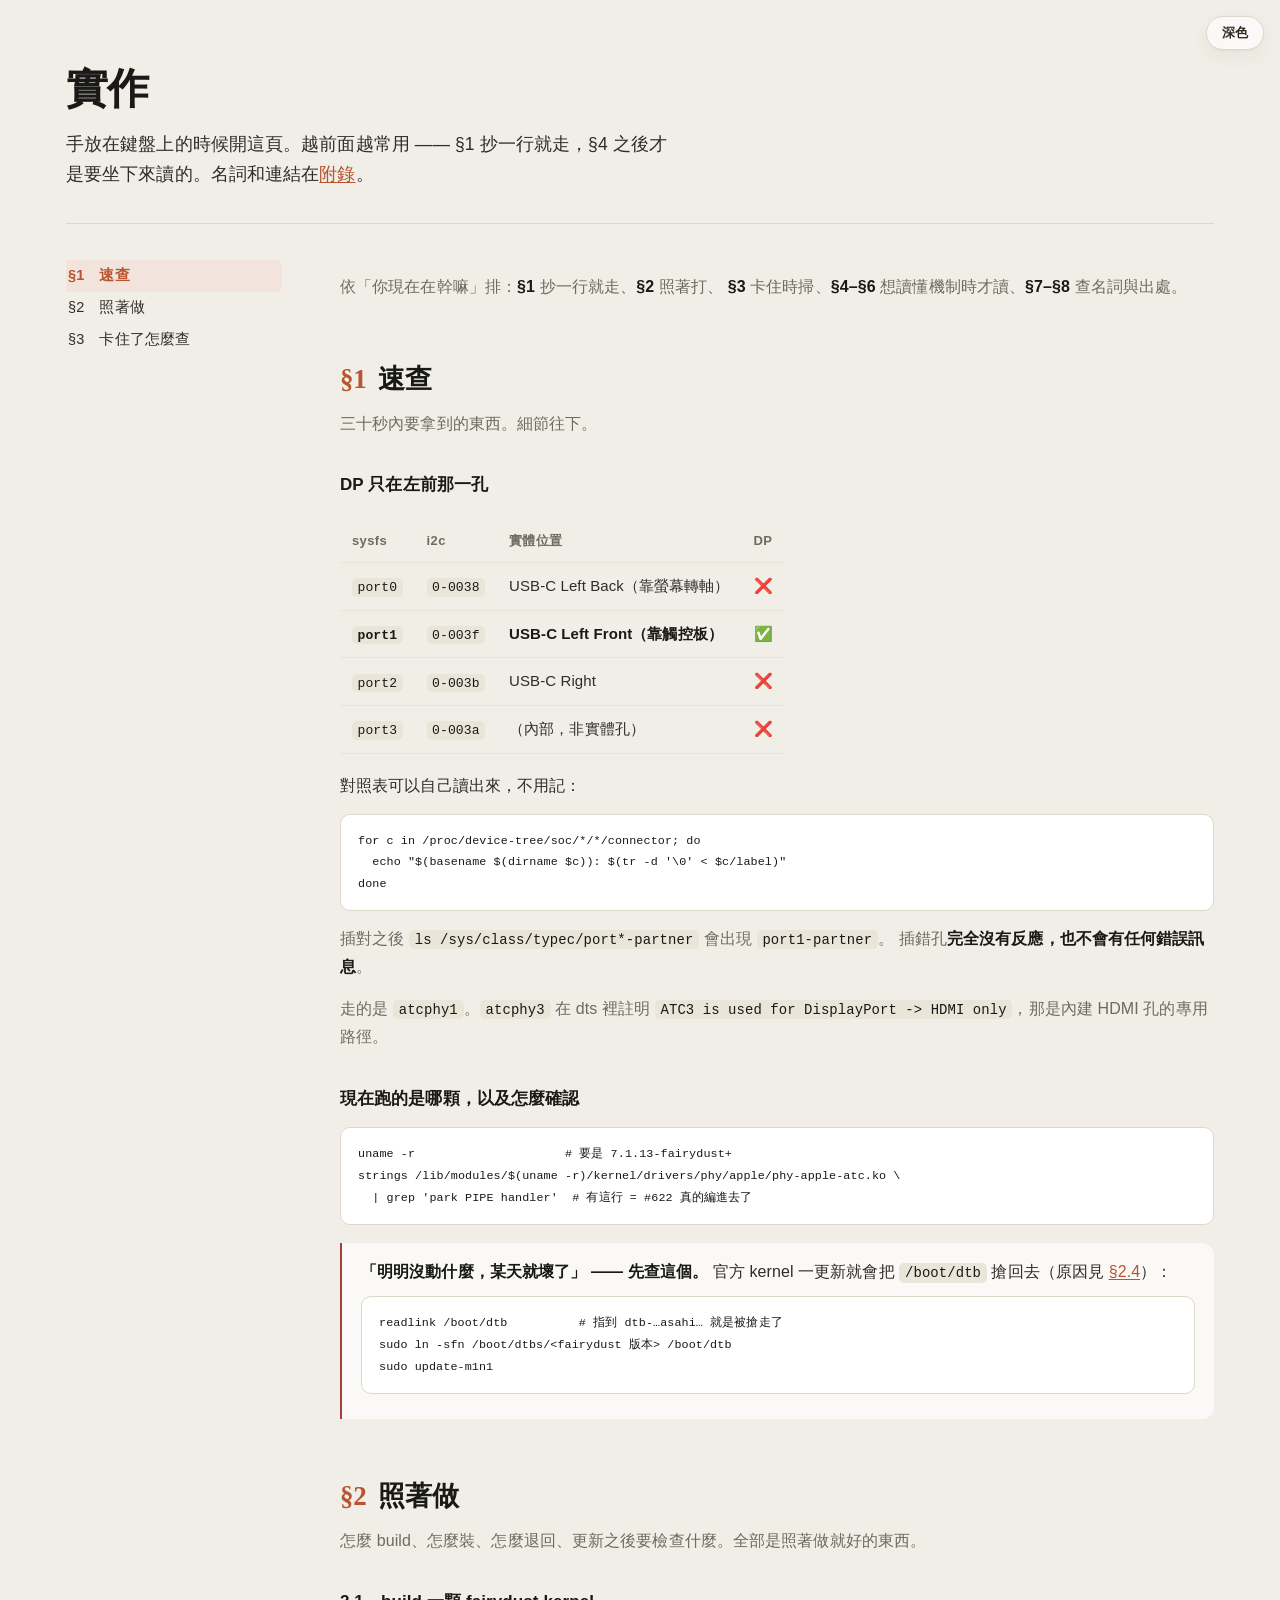
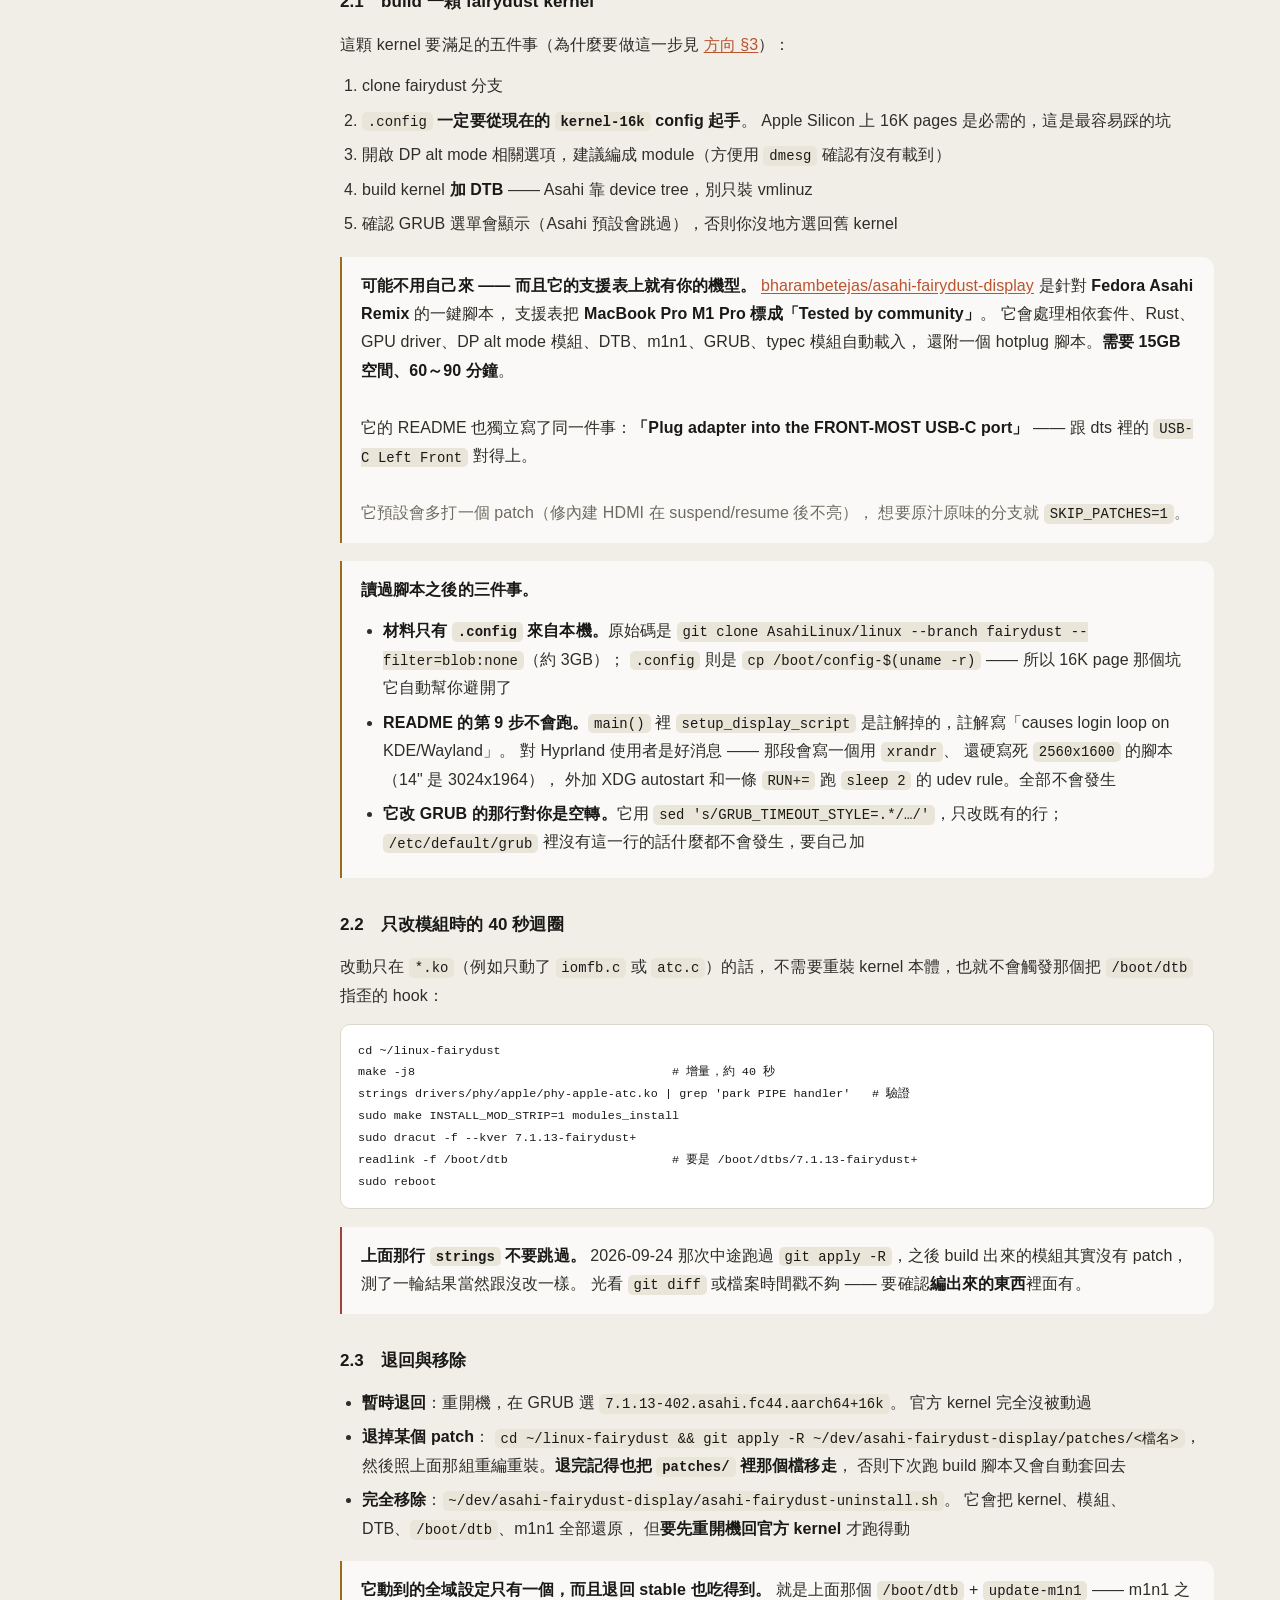
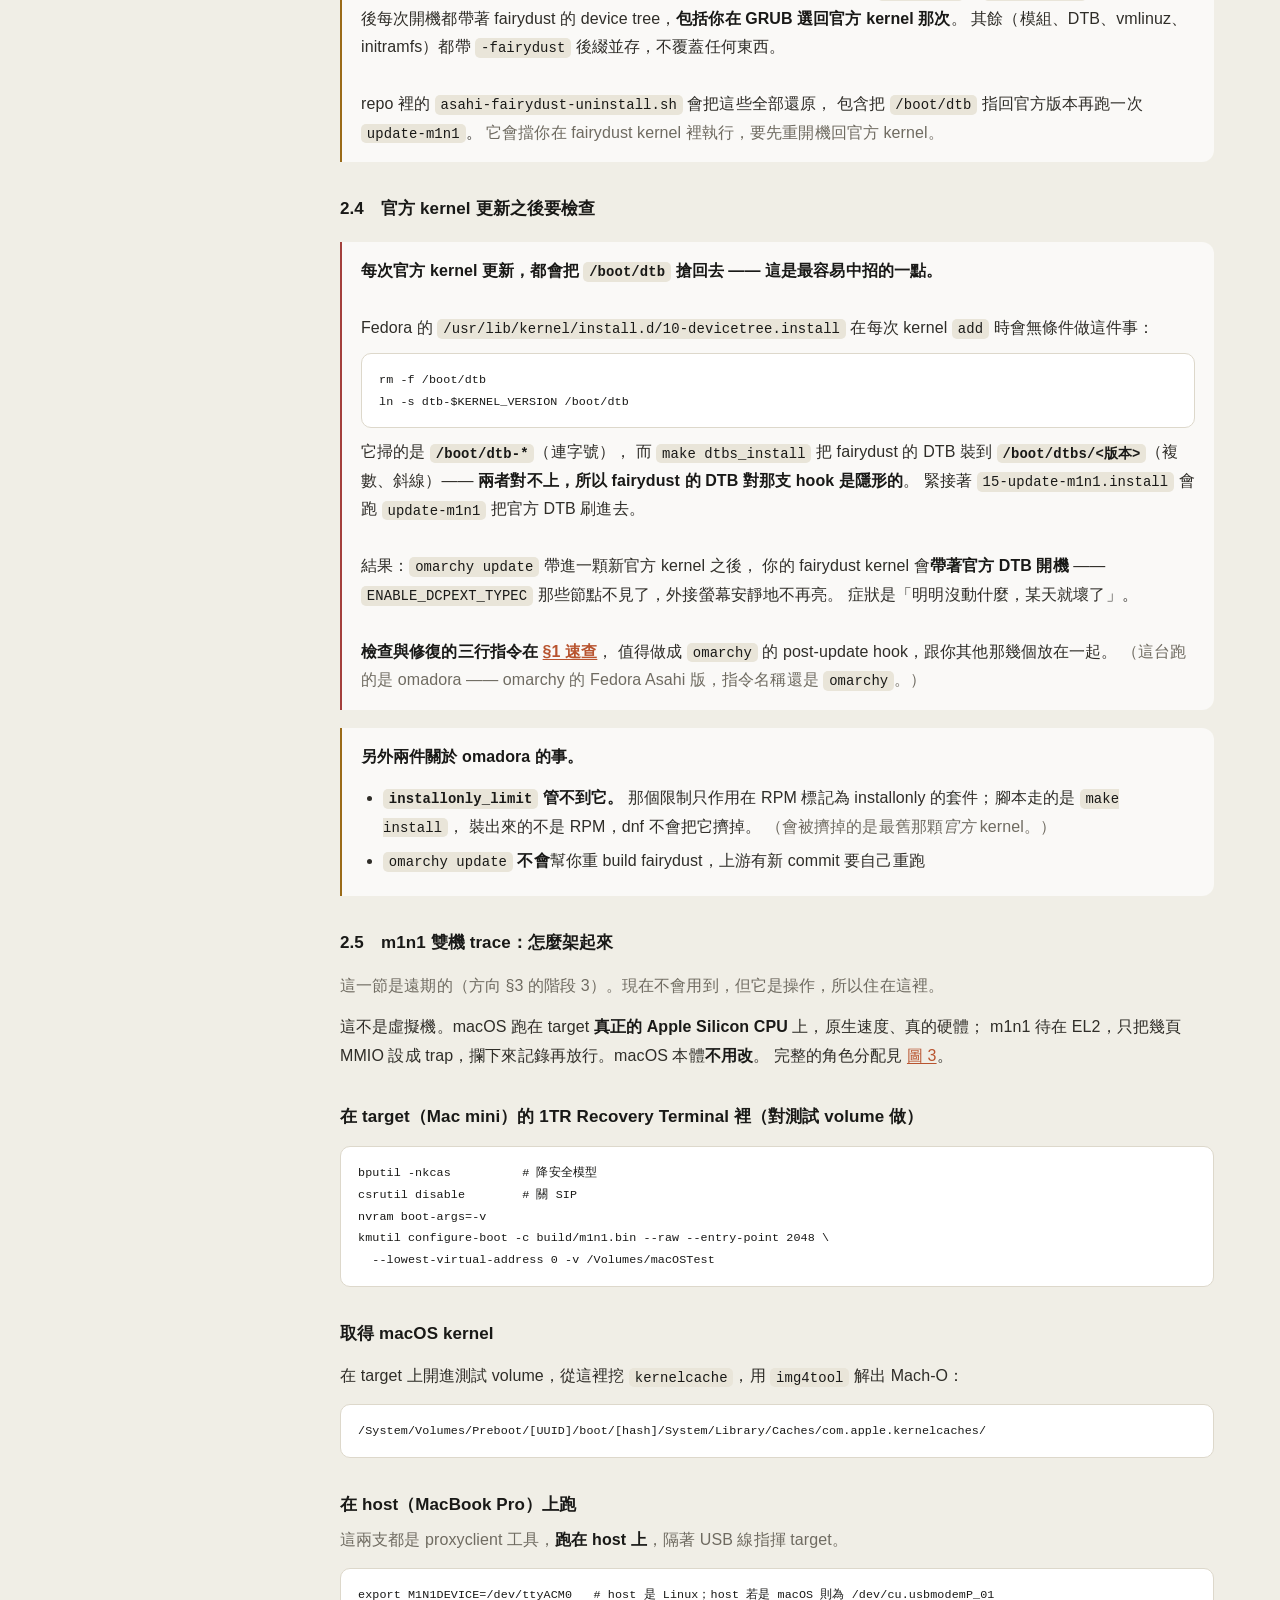
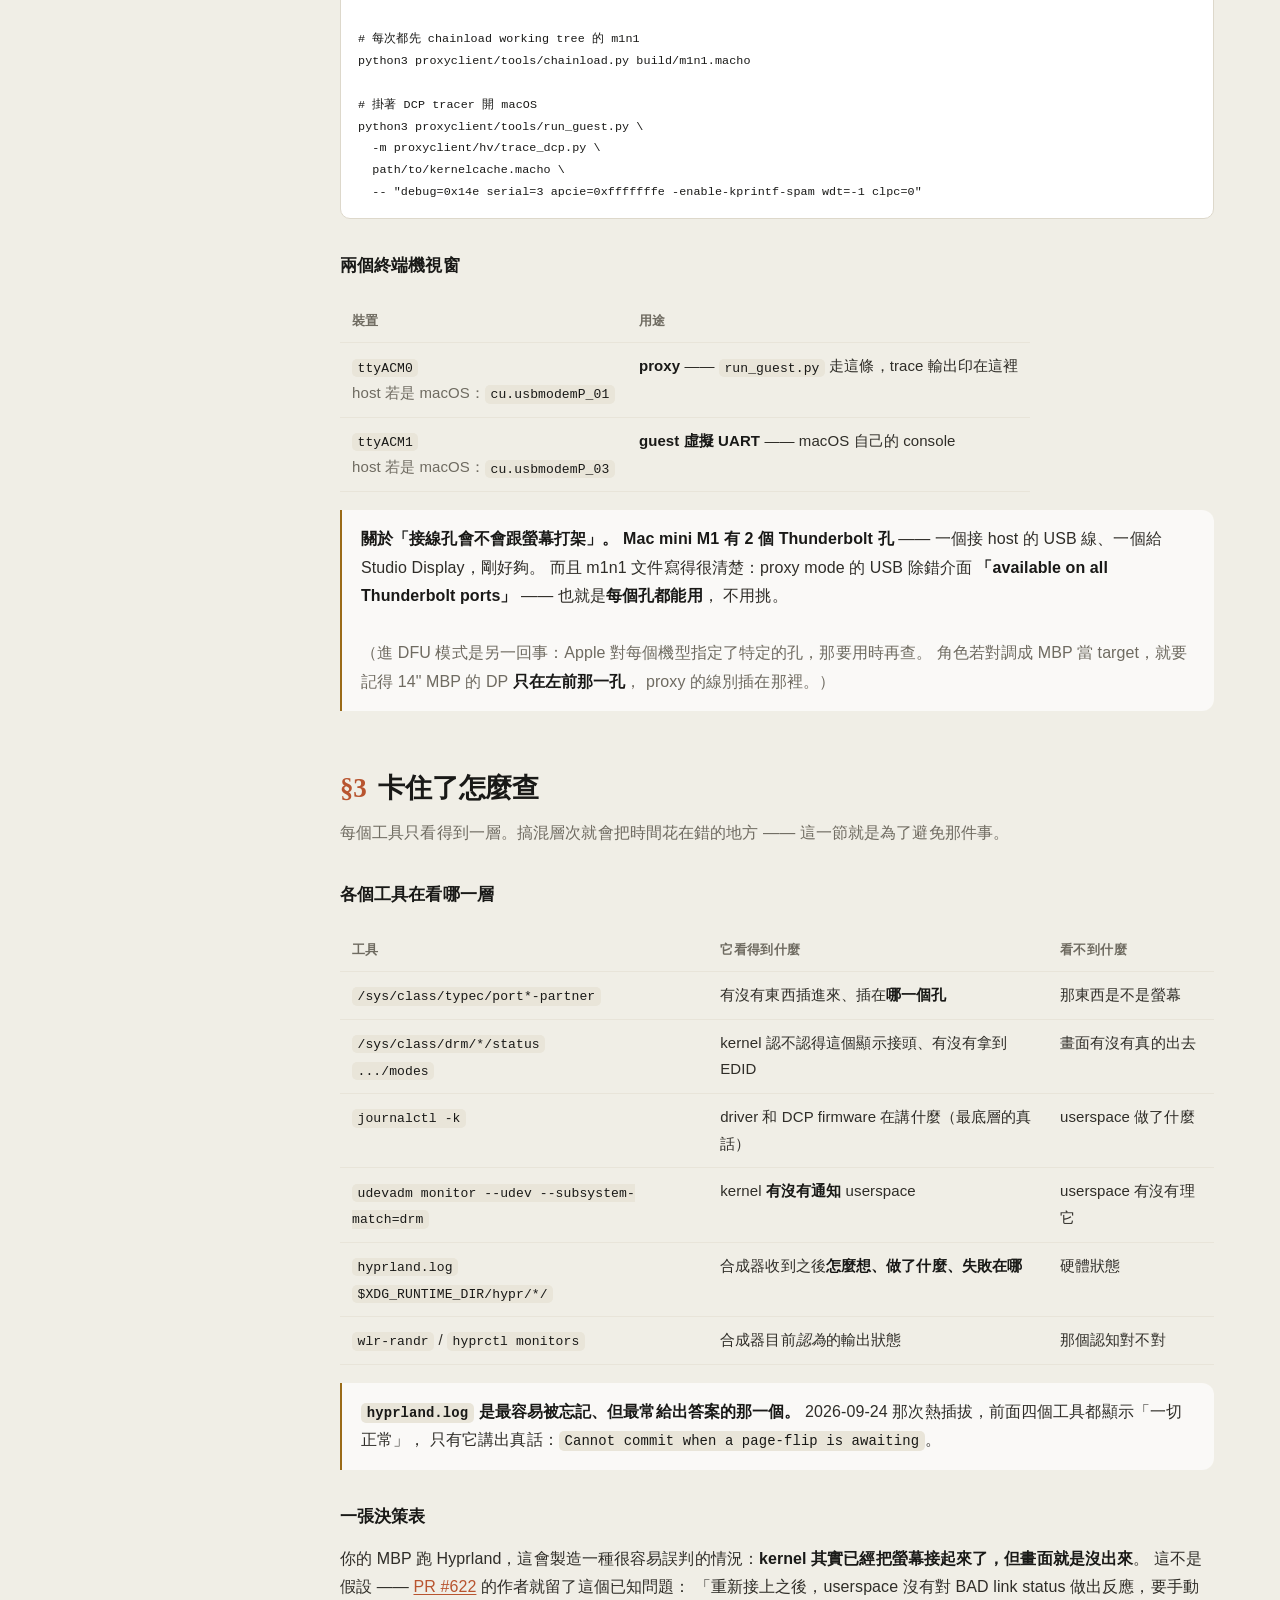
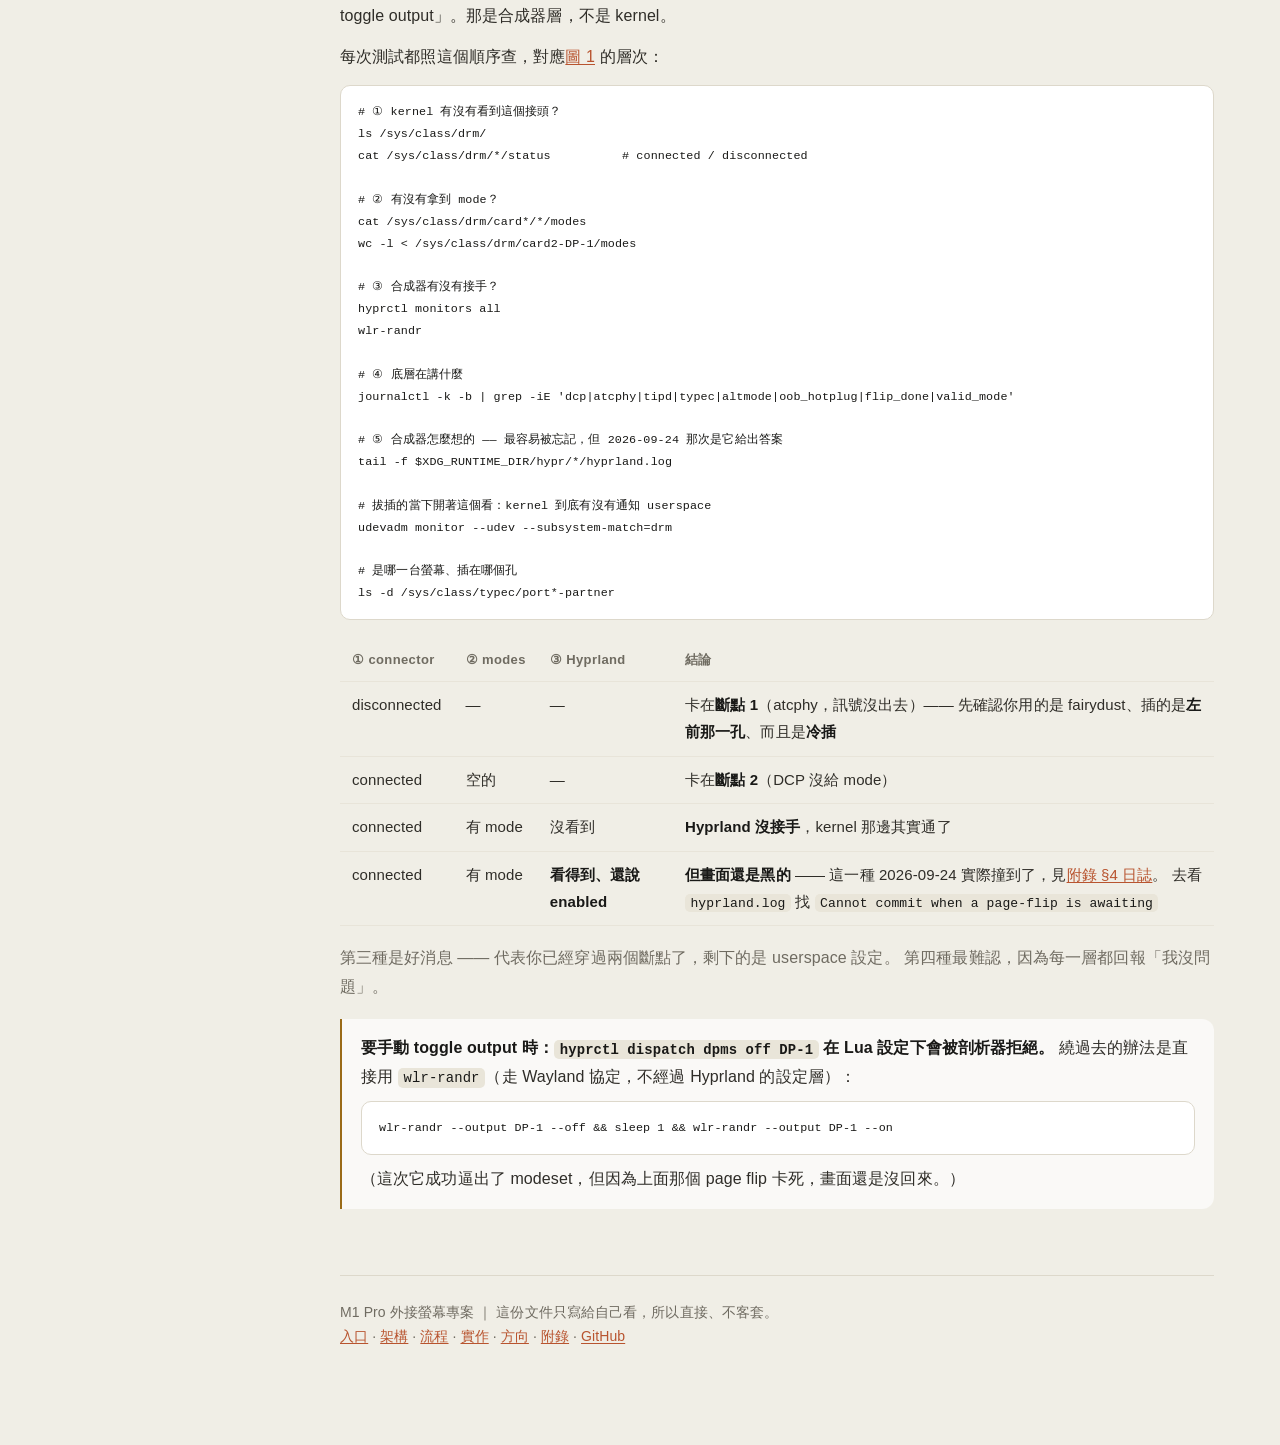
<file: html/handbook.html>
<!DOCTYPE html>
<html lang="zh-Hant">
<head>
<meta charset="utf-8">
<meta name="viewport" content="width=device-width, initial-scale=1">
<title>實作</title>
<link rel="stylesheet" href="doc.css">
</head>
<body>
<button class="themebtn" id="tt" type="button">深色</button>
<div class="wrap">

<header>
  <h1>實作</h1>
  <p class="lede">手放在鍵盤上的時候開這頁。越前面越常用 —— §1 抄一行就走，§4 之後才是要坐下來讀的。名詞和連結在<a href="appendix.html">附錄</a>。</p>
</header>

<div class="layout">
<nav class="toc">
<details open>
<summary>目錄 ▾</summary>
<ul id="toclist">
  <li><a href="#quick">§1　速查</a></li>
  <li><a href="#howto">§2　照著做</a></li>
  <li><a href="#debug">§3　卡住了怎麼查</a></li>
</ul>
</details>
</nav>
<main>

<p class="muted">
  依「你現在在幹嘛」排：<strong>§1</strong> 抄一行就走、<strong>§2</strong> 照著打、
  <strong>§3</strong> 卡住時掃、<strong>§4–§6</strong> 想讀懂機制時才讀、<strong>§7–§8</strong> 查名詞與出處。
</p>

<h2 id="quick"><span class="n">§1</span>速查</h2>

<p class="muted">三十秒內要拿到的東西。細節往下。</p>

<h3>DP 只在左前那一孔</h3>
<table>
<thead><tr><th>sysfs</th><th>i2c</th><th>實體位置</th><th>DP</th></tr></thead>
<tbody>
<tr><td><code>port0</code></td><td><code>0-0038</code></td><td>USB-C Left Back（靠螢幕轉軸）</td><td>❌</td></tr>
<tr><td><strong><code>port1</code></strong></td><td><code>0-003f</code></td><td><strong>USB-C Left Front（靠觸控板）</strong></td><td>✅</td></tr>
<tr><td><code>port2</code></td><td><code>0-003b</code></td><td>USB-C Right</td><td>❌</td></tr>
<tr><td><code>port3</code></td><td><code>0-003a</code></td><td>（內部，非實體孔）</td><td>❌</td></tr>
</tbody>
</table>
<p>對照表可以自己讀出來，不用記：</p>
<pre><code>for c in /proc/device-tree/soc/*/*/connector; do
  echo "$(basename $(dirname $c)): $(tr -d '\0' &lt; $c/label)"
done</code></pre>
<p class="muted">
  插對之後 <code>ls /sys/class/typec/port*-partner</code> 會出現 <code>port1-partner</code>。
  插錯孔<strong>完全沒有反應，也不會有任何錯誤訊息</strong>。
</p>
<p class="muted">
  走的是 <code>atcphy1</code>。<code>atcphy3</code> 在 dts 裡註明
  <code>ATC3 is used for DisplayPort -&gt; HDMI only</code>，那是內建 HDMI 孔的專用路徑。
</p>

<h3>現在跑的是哪顆，以及怎麼確認</h3>

<pre><code>uname -r                     # 要是 7.1.13-fairydust+
strings /lib/modules/$(uname -r)/kernel/drivers/phy/apple/phy-apple-atc.ko \
  | grep 'park PIPE handler'  # 有這行 = #622 真的編進去了</code></pre>

<div class="callout stop">
  <strong>「明明沒動什麼，某天就壞了」 —— 先查這個。</strong>
  官方 kernel 一更新就會把 <code>/boot/dtb</code> 搶回去（原因見 <a href="#howto">§2.4</a>）：
  <pre style="margin:10px 0"><code>readlink /boot/dtb          # 指到 dtb-…asahi… 就是被搶走了
sudo ln -sfn /boot/dtbs/&lt;fairydust 版本&gt; /boot/dtb
sudo update-m1n1</code></pre>
</div>


<h2 id="howto"><span class="n">§2</span>照著做</h2>

<p class="muted">怎麼 build、怎麼裝、怎麼退回、更新之後要檢查什麼。全部是照著做就好的東西。</p>

<h3>2.1　build 一顆 fairydust kernel</h3>

<p>這顆 kernel 要滿足的五件事（為什麼要做這一步見 <a href="plan.html#p3">方向 §3</a>）：</p>

<ol>
    <li>clone fairydust 分支</li>
    <li><code>.config</code> <strong>一定要從現在的 <code>kernel-16k</code> config 起手</strong>。
        Apple Silicon 上 16K pages 是必需的，這是最容易踩的坑</li>
    <li>開啟 DP alt mode 相關選項，建議編成 module（方便用 <code>dmesg</code> 確認有沒有載到）</li>
    <li>build kernel <strong>加 DTB</strong> —— Asahi 靠 device tree，別只裝 vmlinuz</li>
    <li>確認 GRUB 選單會顯示（Asahi 預設會跳過），否則你沒地方選回舊 kernel</li>
  </ol>

  <div class="callout">
    <strong>可能不用自己來 —— 而且它的支援表上就有你的機型。</strong>
    <a href="https://github.com/bharambetejas/asahi-fairydust-display">bharambetejas/asahi-fairydust-display</a>
    是針對 <strong>Fedora Asahi Remix</strong> 的一鍵腳本，
    支援表把 <strong>MacBook Pro M1 Pro 標成「Tested by community」</strong>。
    它會處理相依套件、Rust、GPU driver、DP alt mode 模組、DTB、m1n1、GRUB、typec 模組自動載入，
    還附一個 hotplug 腳本。<strong>需要 15GB 空間、60～90 分鐘</strong>。<br><br>
    它的 README 也獨立寫了同一件事：<strong>「Plug adapter into the FRONT-MOST USB-C port」</strong>
    —— 跟 dts 裡的 <code>USB-C Left Front</code> 對得上。<br><br>
    <span class="muted">它預設會多打一個 patch（修內建 HDMI 在 suspend/resume 後不亮），
    想要原汁原味的分支就 <code>SKIP_PATCHES=1</code>。</span>
  </div>
  <div class="callout">
    <strong>讀過腳本之後的三件事。</strong>
    <ul style="margin-bottom:0">
      <li><strong>材料只有 <code>.config</code> 來自本機。</strong>原始碼是
        <code>git clone AsahiLinux/linux --branch fairydust --filter=blob:none</code>（約 3GB）；
        <code>.config</code> 則是 <code>cp /boot/config-$(uname -r)</code> ——
        所以 16K page 那個坑它自動幫你避開了</li>
      <li><strong>README 的第 9 步不會跑。</strong><code>main()</code> 裡
        <code>setup_display_script</code> 是註解掉的，註解寫「causes login loop on KDE/Wayland」。
        對 Hyprland 使用者是好消息 —— 那段會寫一個用 <code>xrandr</code>、
        還硬寫死 <code>2560x1600</code> 的腳本（14" 是 3024x1964），
        外加 XDG autostart 和一條 <code>RUN+=</code> 跑 <code>sleep 2</code> 的 udev rule。全部不會發生</li>
      <li><strong>它改 GRUB 的那行對你是空轉。</strong>它用
        <code>sed 's/GRUB_TIMEOUT_STYLE=.*/…/'</code>，只改既有的行；
        <code>/etc/default/grub</code> 裡沒有這一行的話什麼都不會發生，要自己加</li>
    </ul>
  </div>

<h3>2.2　只改模組時的 40 秒迴圈</h3>
<p>
  改動只在 <code>*.ko</code>（例如只動了 <code>iomfb.c</code> 或 <code>atc.c</code>）的話，
  不需要重裝 kernel 本體，也就不會觸發那個把 <code>/boot/dtb</code> 指歪的 hook：
</p>
<pre><code>cd ~/linux-fairydust
make -j8                                    # 增量，約 40 秒
strings drivers/phy/apple/phy-apple-atc.ko | grep 'park PIPE handler'   # 驗證
sudo make INSTALL_MOD_STRIP=1 modules_install
sudo dracut -f --kver 7.1.13-fairydust+
readlink -f /boot/dtb                       # 要是 /boot/dtbs/7.1.13-fairydust+
sudo reboot</code></pre>
<div class="callout stop">
  <strong>上面那行 <code>strings</code> 不要跳過。</strong>
  2026-09-24 那次中途跑過 <code>git apply -R</code>，之後 build 出來的模組其實沒有 patch，
  測了一輪結果當然跟沒改一樣。
  光看 <code>git diff</code> 或檔案時間戳不夠 —— 要確認<strong>編出來的東西</strong>裡面有。
</div>

<h3>2.3　退回與移除</h3>
<ul>
  <li><strong>暫時退回</strong>：重開機，在 GRUB 選 <code>7.1.13-402.asahi.fc44.aarch64+16k</code>。
    官方 kernel 完全沒被動過</li>
  <li><strong>退掉某個 patch</strong>：
    <code>cd ~/linux-fairydust &amp;&amp; git apply -R ~/dev/asahi-fairydust-display/patches/&lt;檔名&gt;</code>，
    然後照上面那組重編重裝。<strong>退完記得也把 <code>patches/</code> 裡那個檔移走</strong>，
    否則下次跑 build 腳本又會自動套回去</li>
  <li><strong>完全移除</strong>：<code>~/dev/asahi-fairydust-display/asahi-fairydust-uninstall.sh</code>。
    它會把 kernel、模組、DTB、<code>/boot/dtb</code>、m1n1 全部還原，
    但<strong>要先重開機回官方 kernel</strong> 才跑得動</li>
</ul>
  <div class="callout">
    <strong>它動到的全域設定只有一個，而且退回 stable 也吃得到。</strong>
    就是上面那個 <code>/boot/dtb</code> + <code>update-m1n1</code> ——
    m1n1 之後每次開機都帶著 fairydust 的 device tree，<strong>包括你在 GRUB 選回官方 kernel 那次</strong>。
    其餘（模組、DTB、vmlinuz、initramfs）都帶 <code>-fairydust</code> 後綴並存，不覆蓋任何東西。<br><br>
    repo 裡的 <code>asahi-fairydust-uninstall.sh</code> 會把這些全部還原，
    包含把 <code>/boot/dtb</code> 指回官方版本再跑一次 <code>update-m1n1</code>。
    <span class="muted">它會擋你在 fairydust kernel 裡執行，要先重開機回官方 kernel。</span>
  </div>

<h3>2.4　官方 kernel 更新之後要檢查</h3>
  <div class="callout stop">
    <strong>每次官方 kernel 更新，都會把 <code>/boot/dtb</code> 搶回去 —— 這是最容易中招的一點。</strong><br><br>
    Fedora 的 <code>/usr/lib/kernel/install.d/10-devicetree.install</code> 在每次 kernel
    <code>add</code> 時會無條件做這件事：
    <pre style="margin:10px 0"><code>rm -f /boot/dtb
ln -s dtb-$KERNEL_VERSION /boot/dtb</code></pre>
    它掃的是 <strong><code>/boot/dtb-*</code></strong>（連字號），
    而 <code>make dtbs_install</code> 把 fairydust 的 DTB 裝到
    <strong><code>/boot/dtbs/&lt;版本&gt;</code></strong>（複數、斜線）——
    <strong>兩者對不上，所以 fairydust 的 DTB 對那支 hook 是隱形的</strong>。
    緊接著 <code>15-update-m1n1.install</code> 會跑 <code>update-m1n1</code> 把官方 DTB 刷進去。<br><br>
    結果：<code>omarchy update</code> 帶進一顆新官方 kernel 之後，
    你的 fairydust kernel 會<strong>帶著官方 DTB 開機</strong> ——
    <code>ENABLE_DCPEXT_TYPEC</code> 那些節點不見了，外接螢幕安靜地不再亮。
    症狀是「明明沒動什麼，某天就壞了」。<br><br>
    <strong>檢查與修復的三行指令在 <a href="#quick">§1 速查</a></strong>，
    值得做成 <code>omarchy</code> 的 post-update hook，跟你其他那幾個放在一起。
    <span class="muted">（這台跑的是 omadora —— omarchy 的 Fedora Asahi 版，指令名稱還是 <code>omarchy</code>。）</span>
  </div>
  <div class="callout">
    <strong>另外兩件關於 omadora 的事。</strong>
    <ul style="margin-bottom:0">
      <li><strong><code>installonly_limit</code> 管不到它。</strong>
        那個限制只作用在 RPM 標記為 installonly 的套件；腳本走的是 <code>make install</code>，
        裝出來的不是 RPM，dnf 不會把它擠掉。
        <span class="muted">（會被擠掉的是最舊那顆<em>官方</em> kernel。）</span></li>
      <li><code>omarchy update</code> <strong>不會</strong>幫你重 build fairydust，上游有新 commit 要自己重跑</li>
    </ul>
  </div>


<h3 id="dualboot">2.5　m1n1 雙機 trace：怎麼架起來</h3>

<p class="muted">這一節是遠期的（方向 §3 的階段 3）。現在不會用到，但它是操作，所以住在這裡。</p>

<p>
  這不是虛擬機。macOS 跑在 target <strong>真正的 Apple Silicon CPU</strong> 上，原生速度、真的硬體；
  m1n1 待在 EL2，只把幾頁 MMIO 設成 trap，攔下來記錄再放行。macOS 本體<strong>不用改</strong>。
  完整的角色分配見 <a href="03-m1n1.html">圖 3</a>。
</p>

<h3>在 target（Mac mini）的 1TR Recovery Terminal 裡（對測試 volume 做）</h3>
<pre><code>bputil -nkcas          # 降安全模型
csrutil disable        # 關 SIP
nvram boot-args=-v
kmutil configure-boot -c build/m1n1.bin --raw --entry-point 2048 \
  --lowest-virtual-address 0 -v /Volumes/macOSTest</code></pre>

<h3>取得 macOS kernel</h3>
<p>在 target 上開進測試 volume，從這裡挖 <code>kernelcache</code>，用 <code>img4tool</code> 解出 Mach-O：</p>
<pre><code>/System/Volumes/Preboot/[UUID]/boot/[hash]/System/Library/Caches/com.apple.kernelcaches/</code></pre>

<h3>在 host（MacBook Pro）上跑</h3>
<p class="muted" style="margin-top:0">
  這兩支都是 proxyclient 工具，<strong>跑在 host 上</strong>，隔著 USB 線指揮 target。
</p>
<pre><code>export M1N1DEVICE=/dev/ttyACM0   # host 是 Linux；host 若是 macOS 則為 /dev/cu.usbmodemP_01

# 每次都先 chainload working tree 的 m1n1
python3 proxyclient/tools/chainload.py build/m1n1.macho

# 掛著 DCP tracer 開 macOS
python3 proxyclient/tools/run_guest.py \
  -m proxyclient/hv/trace_dcp.py \
  path/to/kernelcache.macho \
  -- "debug=0x14e serial=3 apcie=0xfffffffe -enable-kprintf-spam wdt=-1 clpc=0"</code></pre>

<h3>兩個終端機視窗</h3>
<table>
<thead><tr><th>裝置</th><th>用途</th></tr></thead>
<tbody>
<tr><td><code>ttyACM0</code><br><span class="muted">host 若是 macOS：<code>cu.usbmodemP_01</code></span></td>
    <td><strong>proxy</strong> —— <code>run_guest.py</code> 走這條，trace 輸出印在這裡</td></tr>
<tr><td><code>ttyACM1</code><br><span class="muted">host 若是 macOS：<code>cu.usbmodemP_03</code></span></td>
    <td><strong>guest 虛擬 UART</strong> —— macOS 自己的 console</td></tr>
</tbody>
</table>

<div class="callout">
  <strong>關於「接線孔會不會跟螢幕打架」。</strong>
  <strong>Mac mini M1 有 2 個 Thunderbolt 孔</strong> —— 一個接 host 的 USB 線、一個給 Studio Display，剛好夠。
  而且 m1n1 文件寫得很清楚：proxy mode 的 USB 除錯介面
  <strong>「available on all Thunderbolt ports」</strong> —— 也就是<strong>每個孔都能用</strong>，
  不用挑。<br><br>
  <span class="muted">（進 DFU 模式是另一回事：Apple 對每個機型指定了特定的孔，那要用時再查。
  角色若對調成 MBP 當 target，就要記得 14" MBP 的 DP <strong>只在左前那一孔</strong>，
  proxy 的線別插在那裡。）</span>
</div>


<h2 id="debug"><span class="n">§3</span>卡住了怎麼查</h2>
<p class="muted">
  每個工具只看得到一層。搞混層次就會把時間花在錯的地方 —— 這一節就是為了避免那件事。
</p>
<h3>各個工具在看哪一層</h3>
<table>
<thead><tr><th>工具</th><th>它看得到什麼</th><th>看不到什麼</th></tr></thead>
<tbody>
<tr><td><code>/sys/class/typec/port*-partner</code></td>
    <td>有沒有東西插進來、插在<strong>哪一個孔</strong></td><td>那東西是不是螢幕</td></tr>
<tr><td><code>/sys/class/drm/*/status</code><br><code>.../modes</code></td>
    <td>kernel 認不認得這個顯示接頭、有沒有拿到 EDID</td><td>畫面有沒有真的出去</td></tr>
<tr><td><code>journalctl -k</code></td>
    <td>driver 和 DCP firmware 在講什麼（最底層的真話）</td><td>userspace 做了什麼</td></tr>
<tr><td><code>udevadm monitor --udev --subsystem-match=drm</code></td>
    <td>kernel <strong>有沒有通知</strong> userspace</td><td>userspace 有沒有理它</td></tr>
<tr><td><code>hyprland.log</code><br><code>$XDG_RUNTIME_DIR/hypr/*/</code></td>
    <td>合成器收到之後<strong>怎麼想、做了什麼、失敗在哪</strong></td><td>硬體狀態</td></tr>
<tr><td><code>wlr-randr</code> / <code>hyprctl monitors</code></td>
    <td>合成器目前<em>認為</em>的輸出狀態</td><td>那個認知對不對</td></tr>
</tbody>
</table>

<div class="callout">
  <strong><code>hyprland.log</code> 是最容易被忘記、但最常給出答案的那一個。</strong>
  2026-09-24 那次熱插拔，前面四個工具都顯示「一切正常」，
  只有它講出真話：<code>Cannot commit when a page-flip is awaiting</code>。
</div>

<h3>一張決策表</h3>
<p>
  你的 MBP 跑 Hyprland，這會製造一種很容易誤判的情況：<strong>kernel 其實已經把螢幕接起來了，但畫面就是沒出來</strong>。
  這不是假設 —— <a href="https://github.com/AsahiLinux/linux/pull/622">PR #622</a> 的作者就留了這個已知問題：
  「重新接上之後，userspace 沒有對 BAD link status 做出反應，要手動 toggle output」。那是合成器層，不是 kernel。
</p>
<p>每次測試都照這個順序查，對應<a href="01-stack.html">圖 1</a> 的層次：</p>

<pre><code># ① kernel 有沒有看到這個接頭？
ls /sys/class/drm/
cat /sys/class/drm/*/status          # connected / disconnected

# ② 有沒有拿到 mode？
cat /sys/class/drm/card*/*/modes
wc -l &lt; /sys/class/drm/card2-DP-1/modes

# ③ 合成器有沒有接手？
hyprctl monitors all
wlr-randr

# ④ 底層在講什麼
journalctl -k -b | grep -iE 'dcp|atcphy|tipd|typec|altmode|oob_hotplug|flip_done|valid_mode'

# ⑤ 合成器怎麼想的 —— 最容易被忘記，但 2026-09-24 那次是它給出答案
tail -f $XDG_RUNTIME_DIR/hypr/*/hyprland.log

# 拔插的當下開著這個看：kernel 到底有沒有通知 userspace
udevadm monitor --udev --subsystem-match=drm

# 是哪一台螢幕、插在哪個孔
ls -d /sys/class/typec/port*-partner</code></pre>
<table>
<thead><tr><th>① connector</th><th>② modes</th><th>③ Hyprland</th><th>結論</th></tr></thead>
<tbody>
<tr><td>disconnected</td><td>—</td><td>—</td><td>卡在<strong>斷點 1</strong>（atcphy，訊號沒出去）——
  先確認你用的是 fairydust、插的是<strong>左前那一孔</strong>、而且是<strong>冷插</strong></td></tr>
<tr><td>connected</td><td>空的</td><td>—</td><td>卡在<strong>斷點 2</strong>（DCP 沒給 mode）</td></tr>
<tr><td>connected</td><td>有 mode</td><td>沒看到</td><td><strong>Hyprland 沒接手</strong>，kernel 那邊其實通了</td></tr>
<tr><td>connected</td><td>有 mode</td><td><strong>看得到、還說 enabled</strong></td>
  <td><strong>但畫面還是黑的</strong> —— 這一種 2026-09-24 實際撞到了，見<a href="appendix.html#journal">附錄 §4 日誌</a>。
  去看 <code>hyprland.log</code> 找 <code>Cannot commit when a page-flip is awaiting</code></td></tr>
</tbody>
</table>

<p class="muted">
  第三種是好消息 —— 代表你已經穿過兩個斷點了，剩下的是 userspace 設定。
  第四種最難認，因為每一層都回報「我沒問題」。
</p>
<div class="callout">
  <strong>要手動 toggle output 時：<code>hyprctl dispatch dpms off DP-1</code> 在 Lua 設定下會被剖析器拒絕。</strong>
  繞過去的辦法是直接用 <code>wlr-randr</code>（走 Wayland 協定，不經過 Hyprland 的設定層）：
  <pre style="margin:10px 0"><code>wlr-randr --output DP-1 --off &amp;&amp; sleep 1 &amp;&amp; wlr-randr --output DP-1 --on</code></pre>
  （這次它成功逼出了 modeset，但因為上面那個 page flip 卡死，畫面還是沒回來。）
</div>


<footer>
  M1 Pro 外接螢幕專案 ｜ 這份文件只寫給自己看，所以直接、不客套。<br>
  <span id="pagelinks"></span>
</footer>

</main>
</div>
</div>
<script src="doc.js"></script>
</body>
</html>
</file>
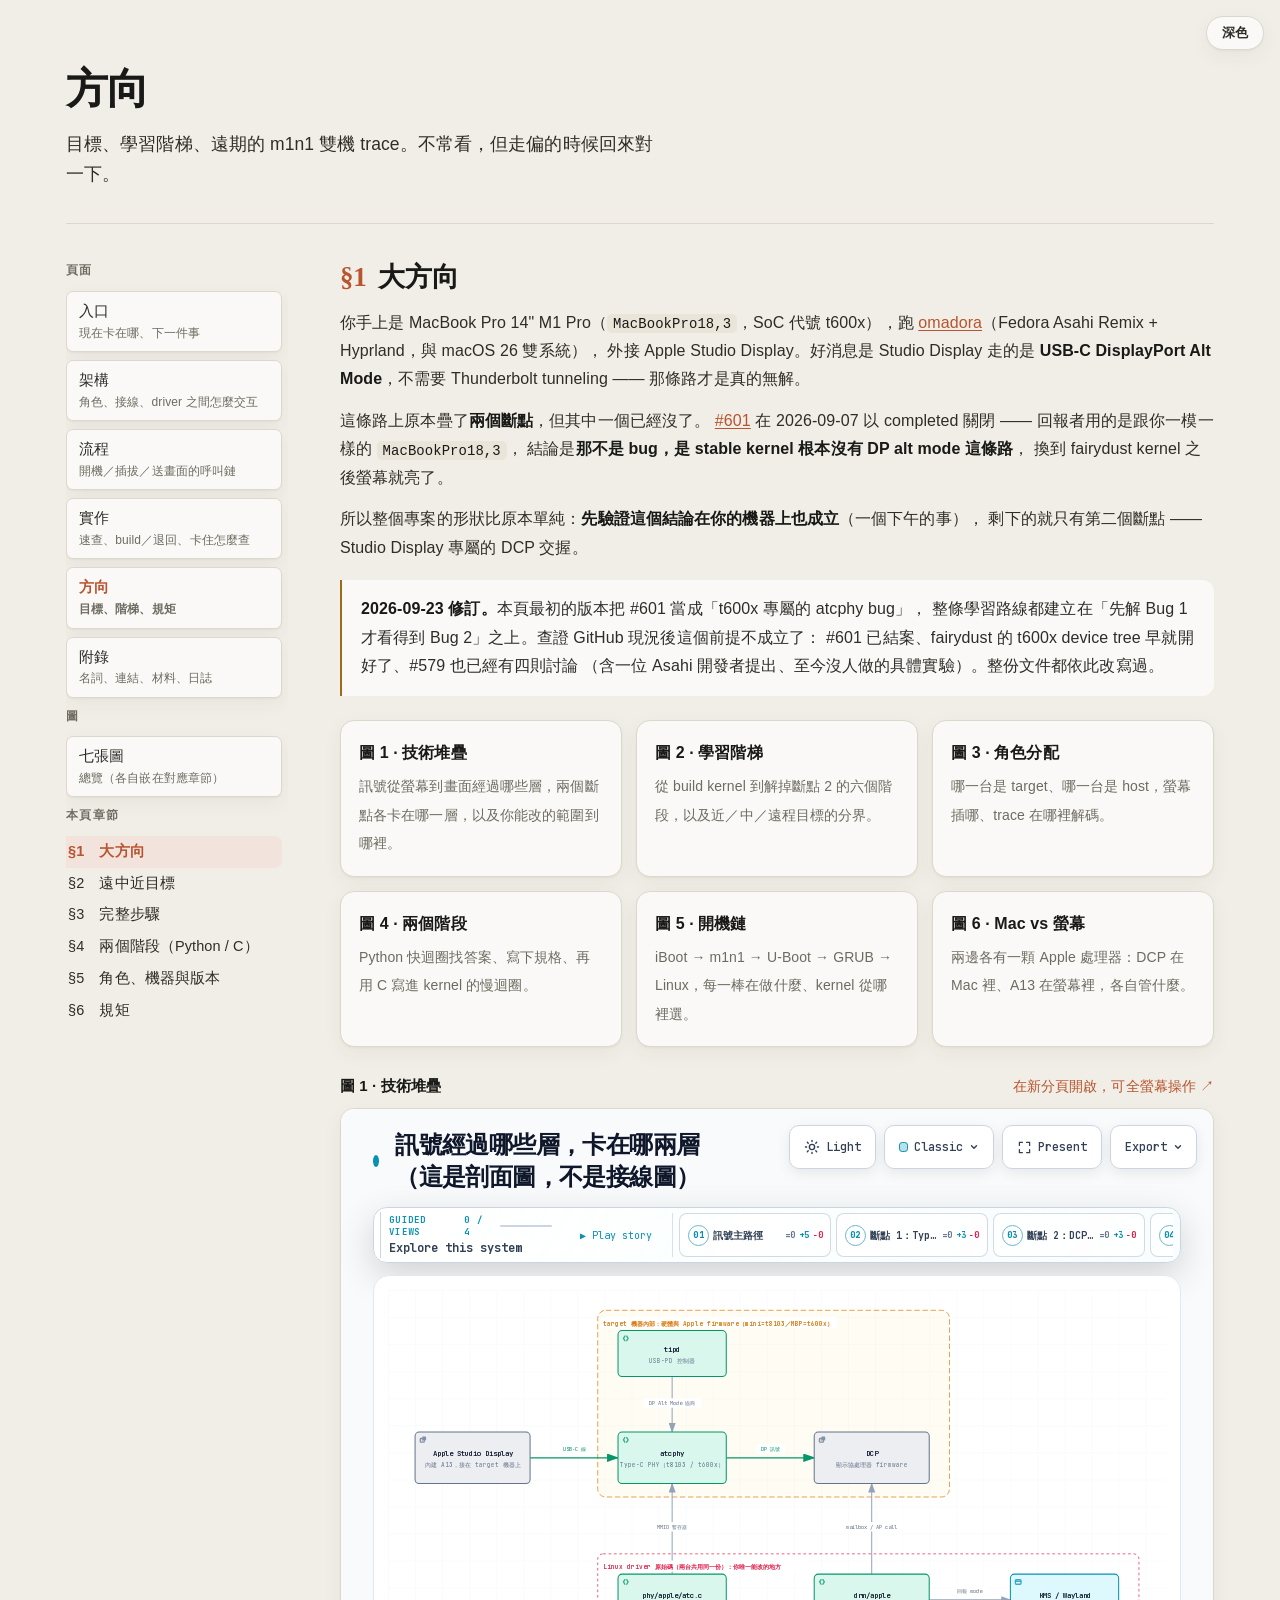
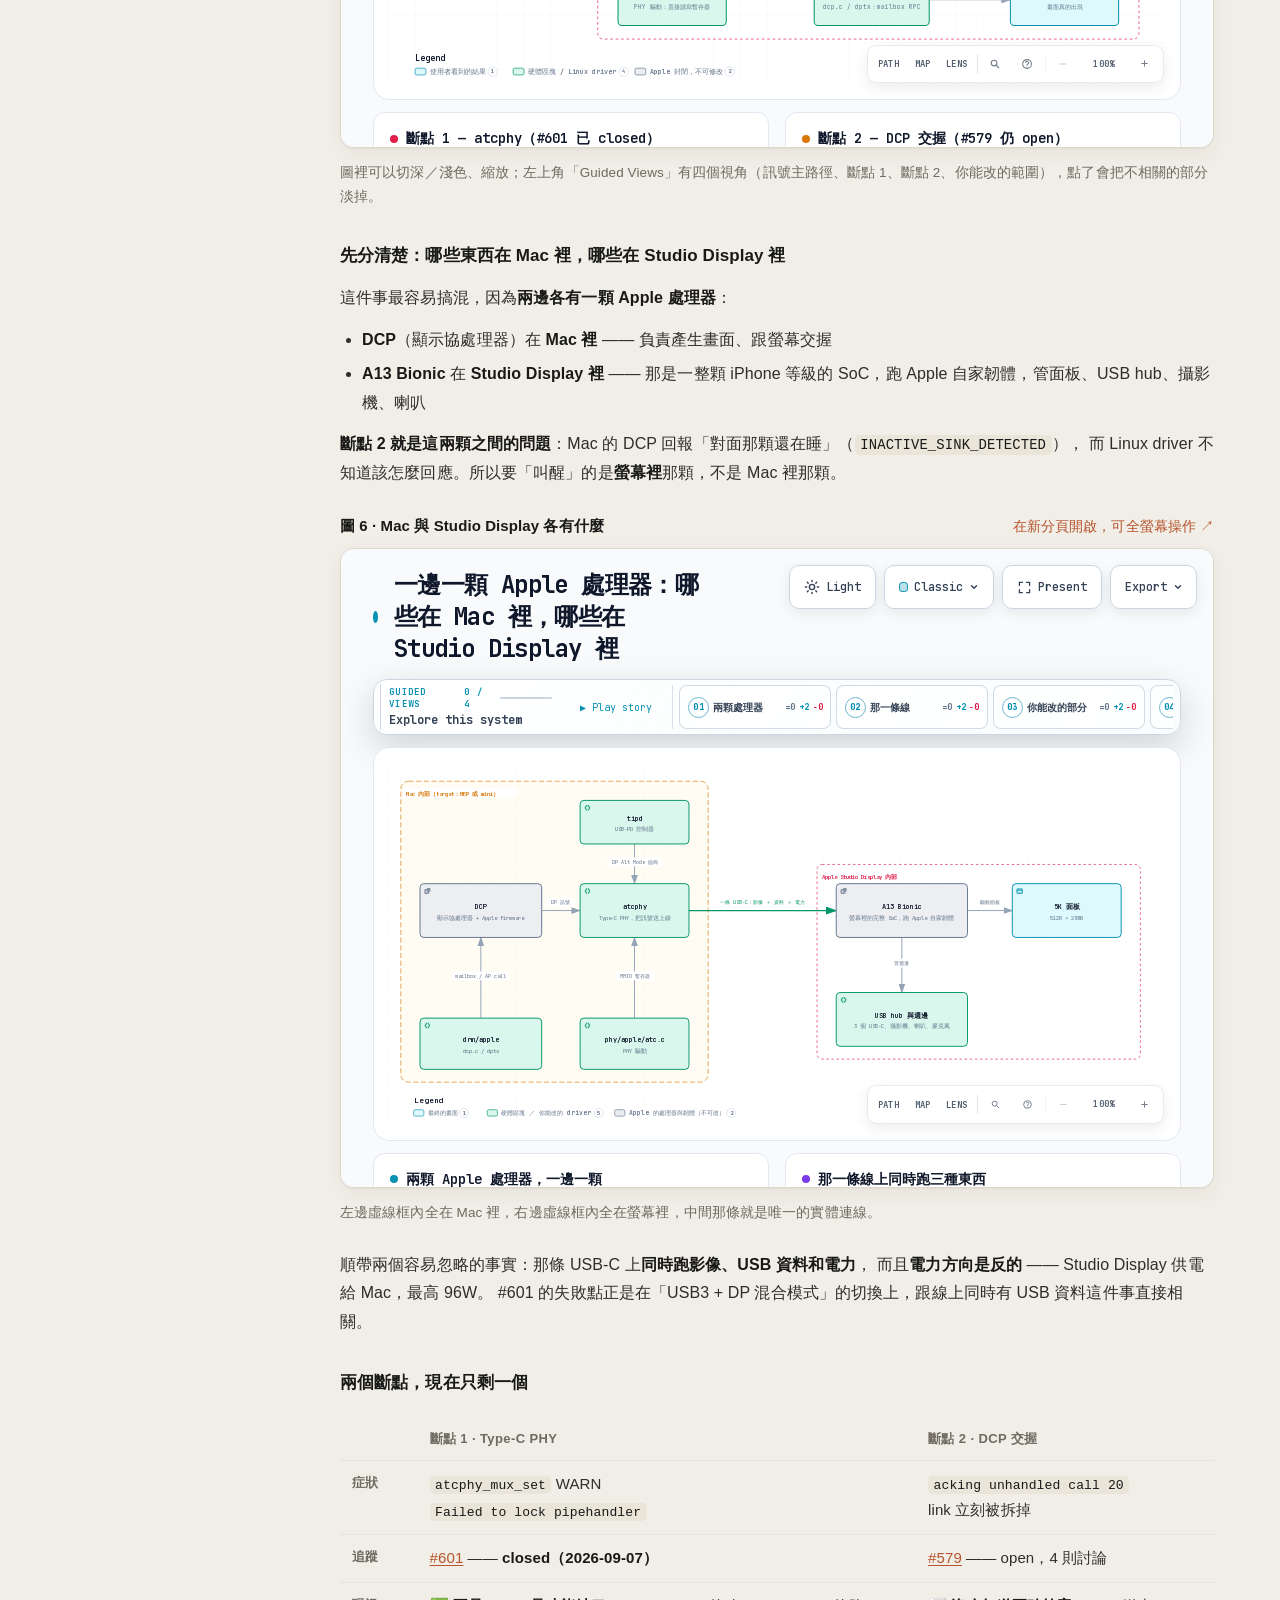
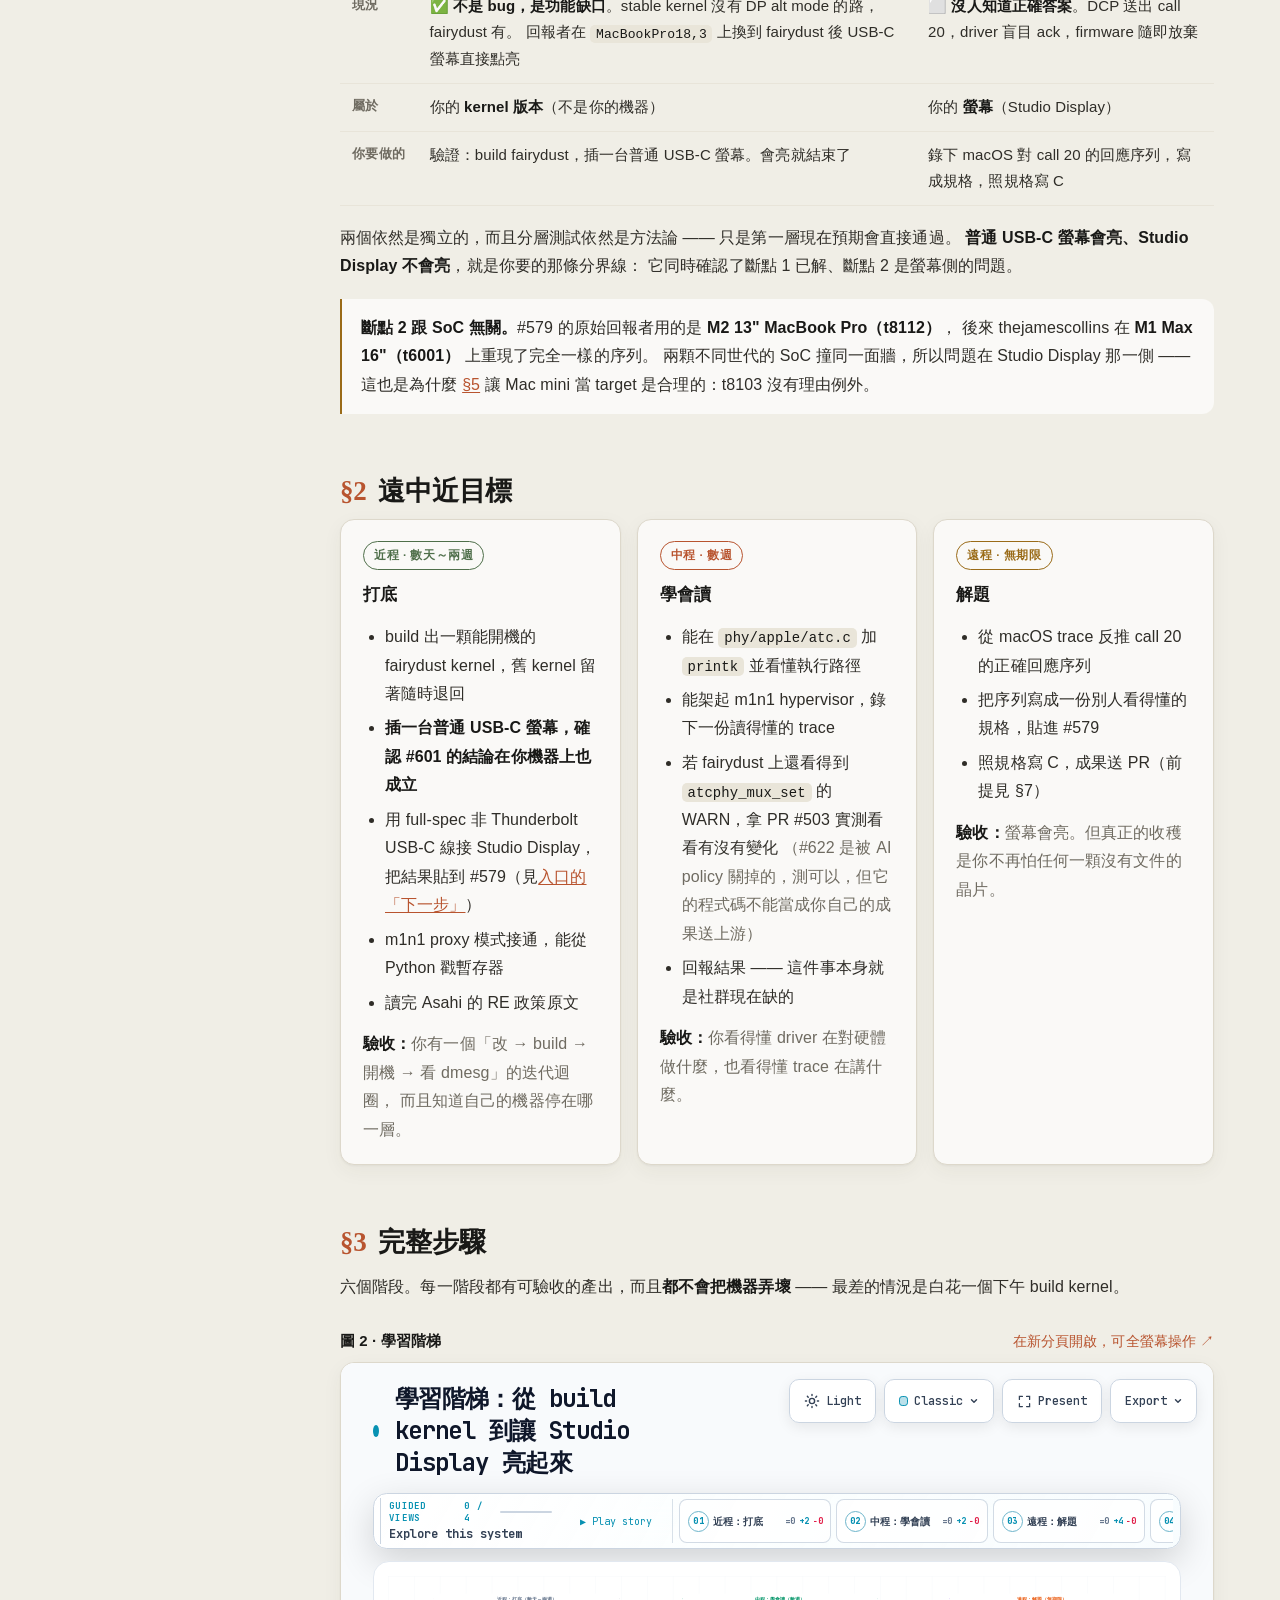
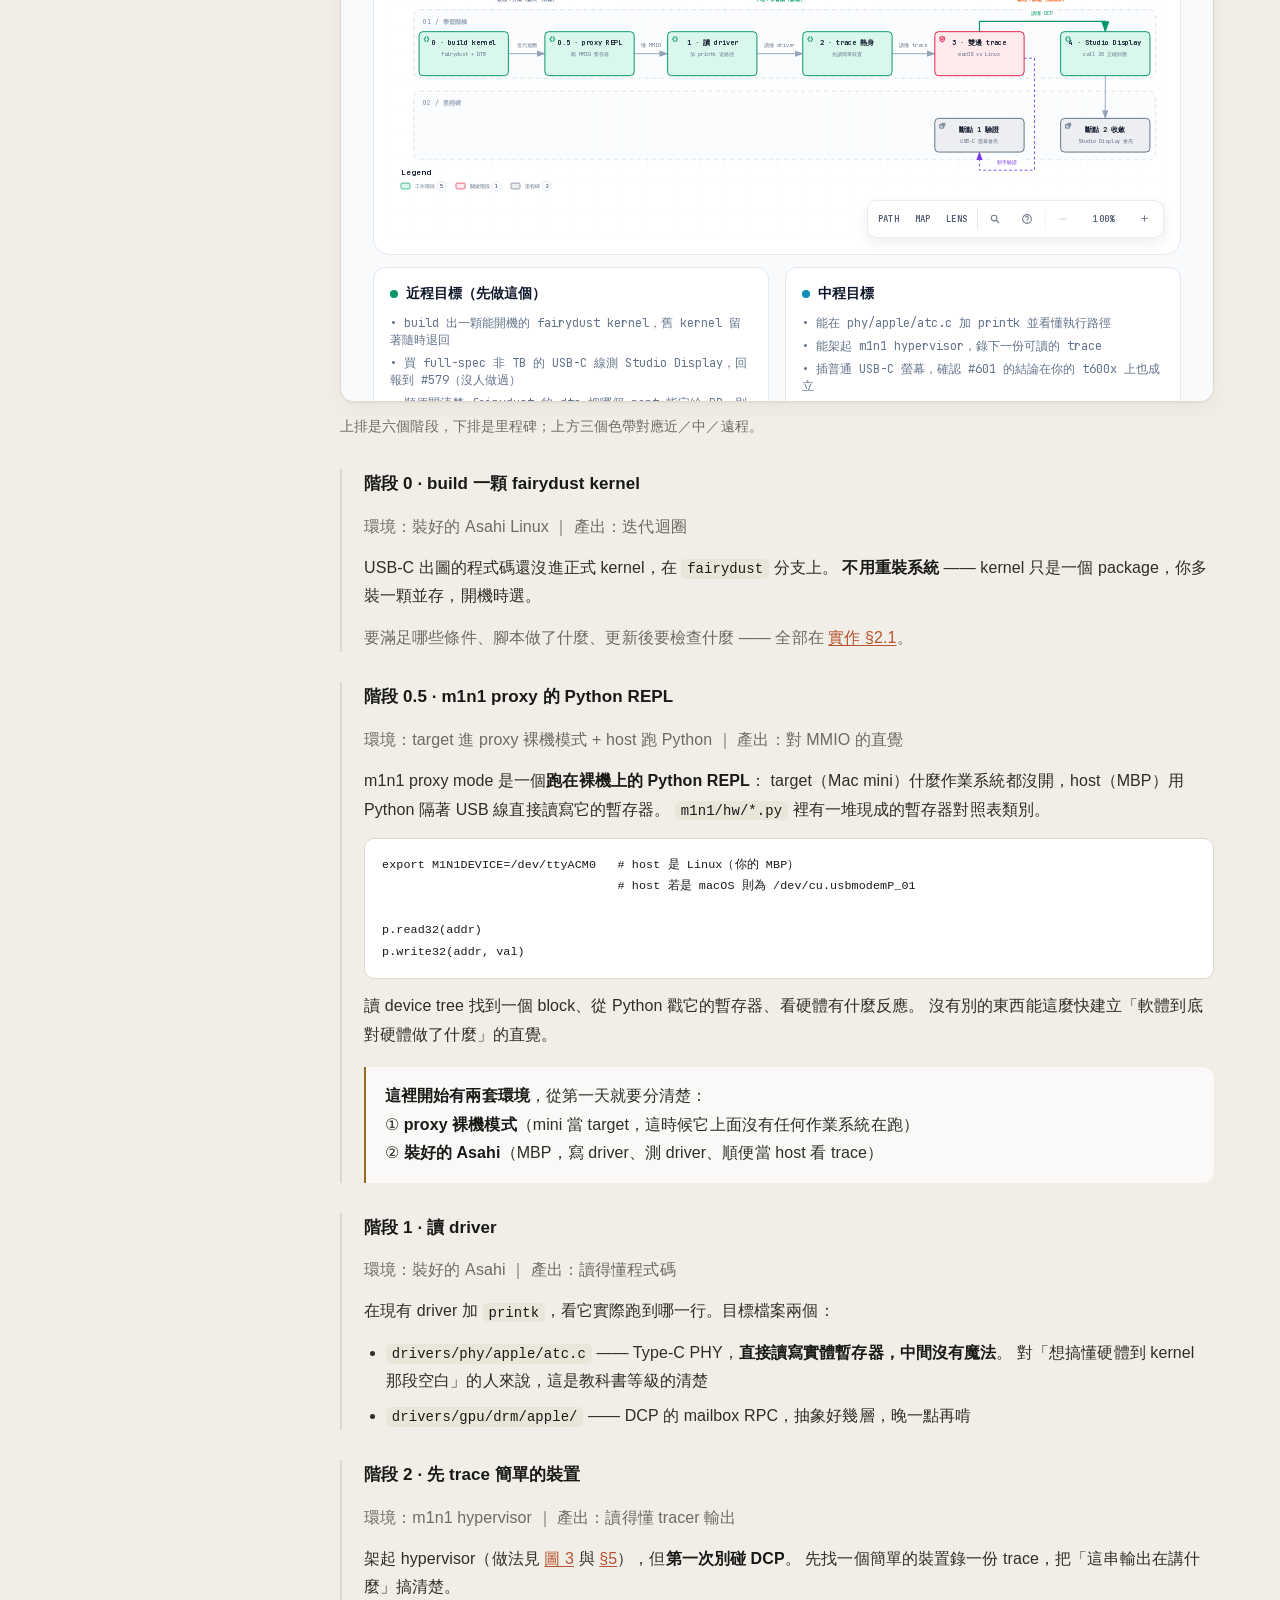
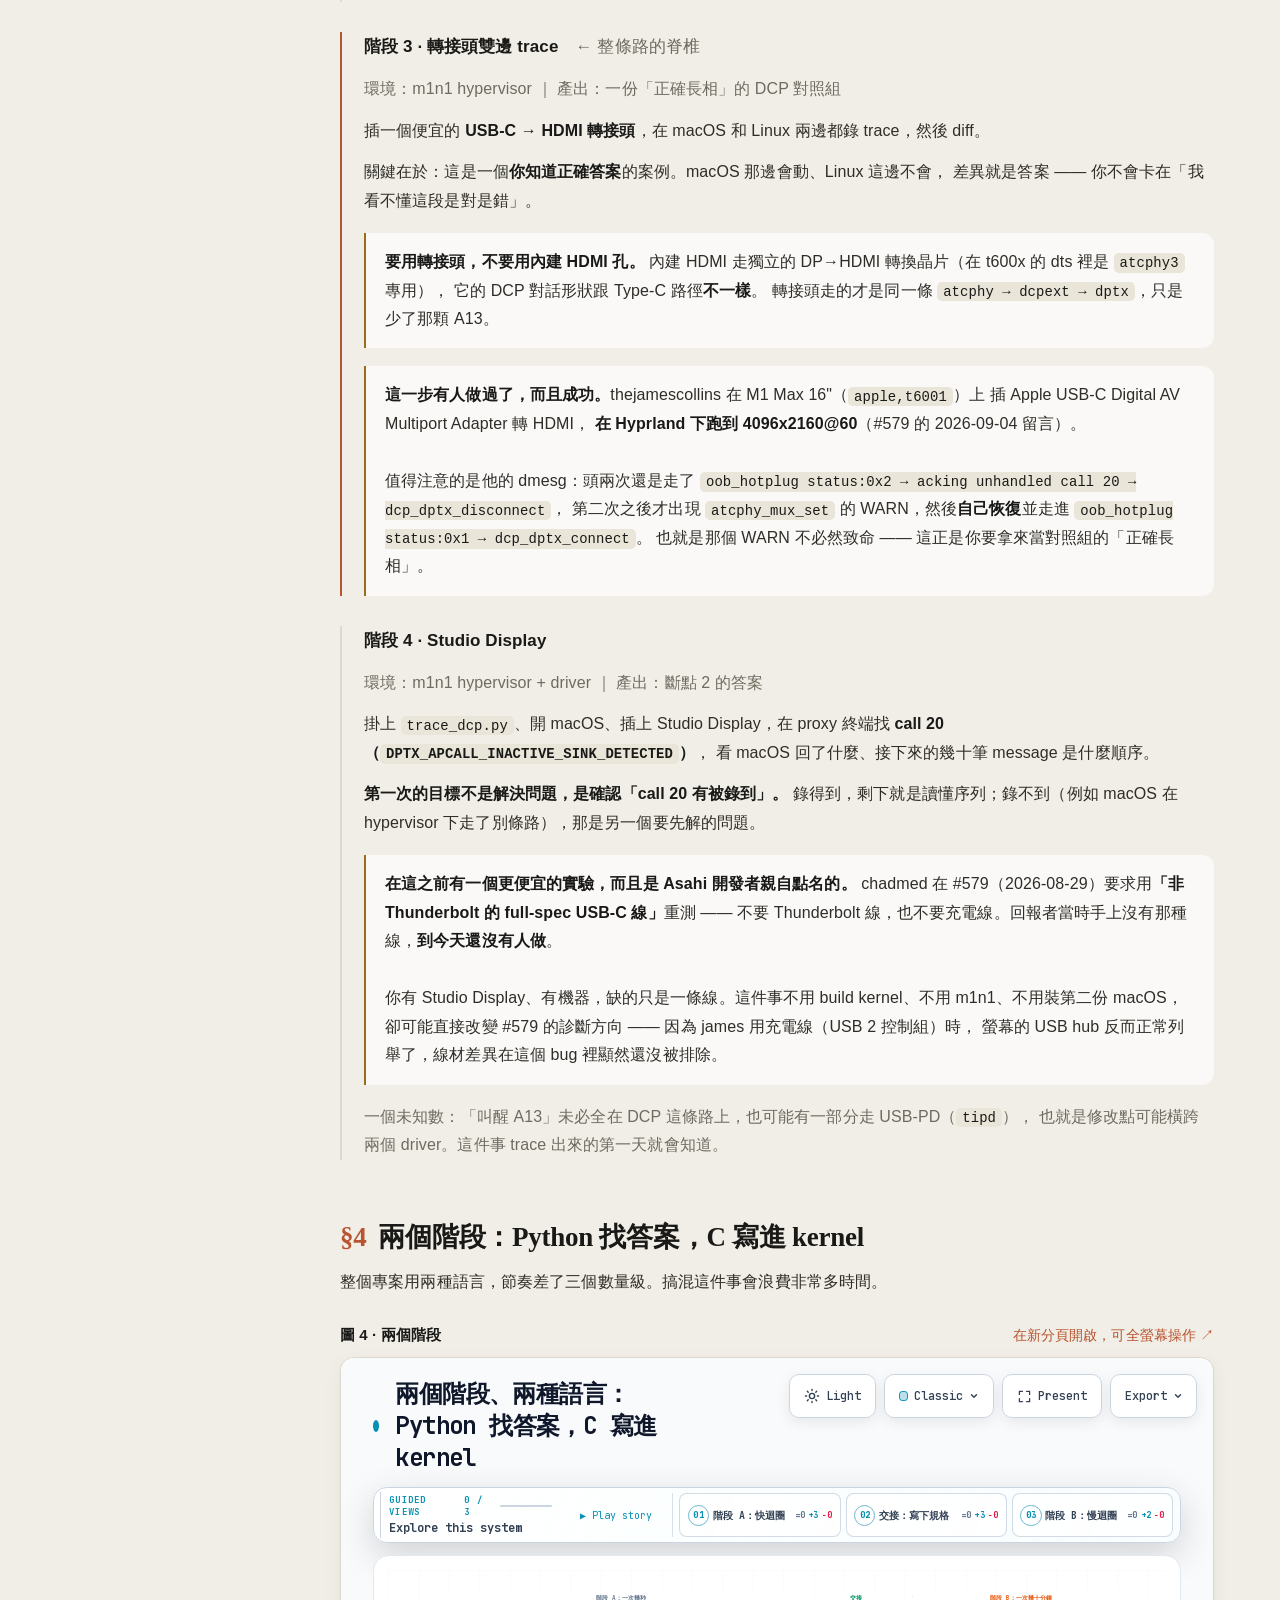
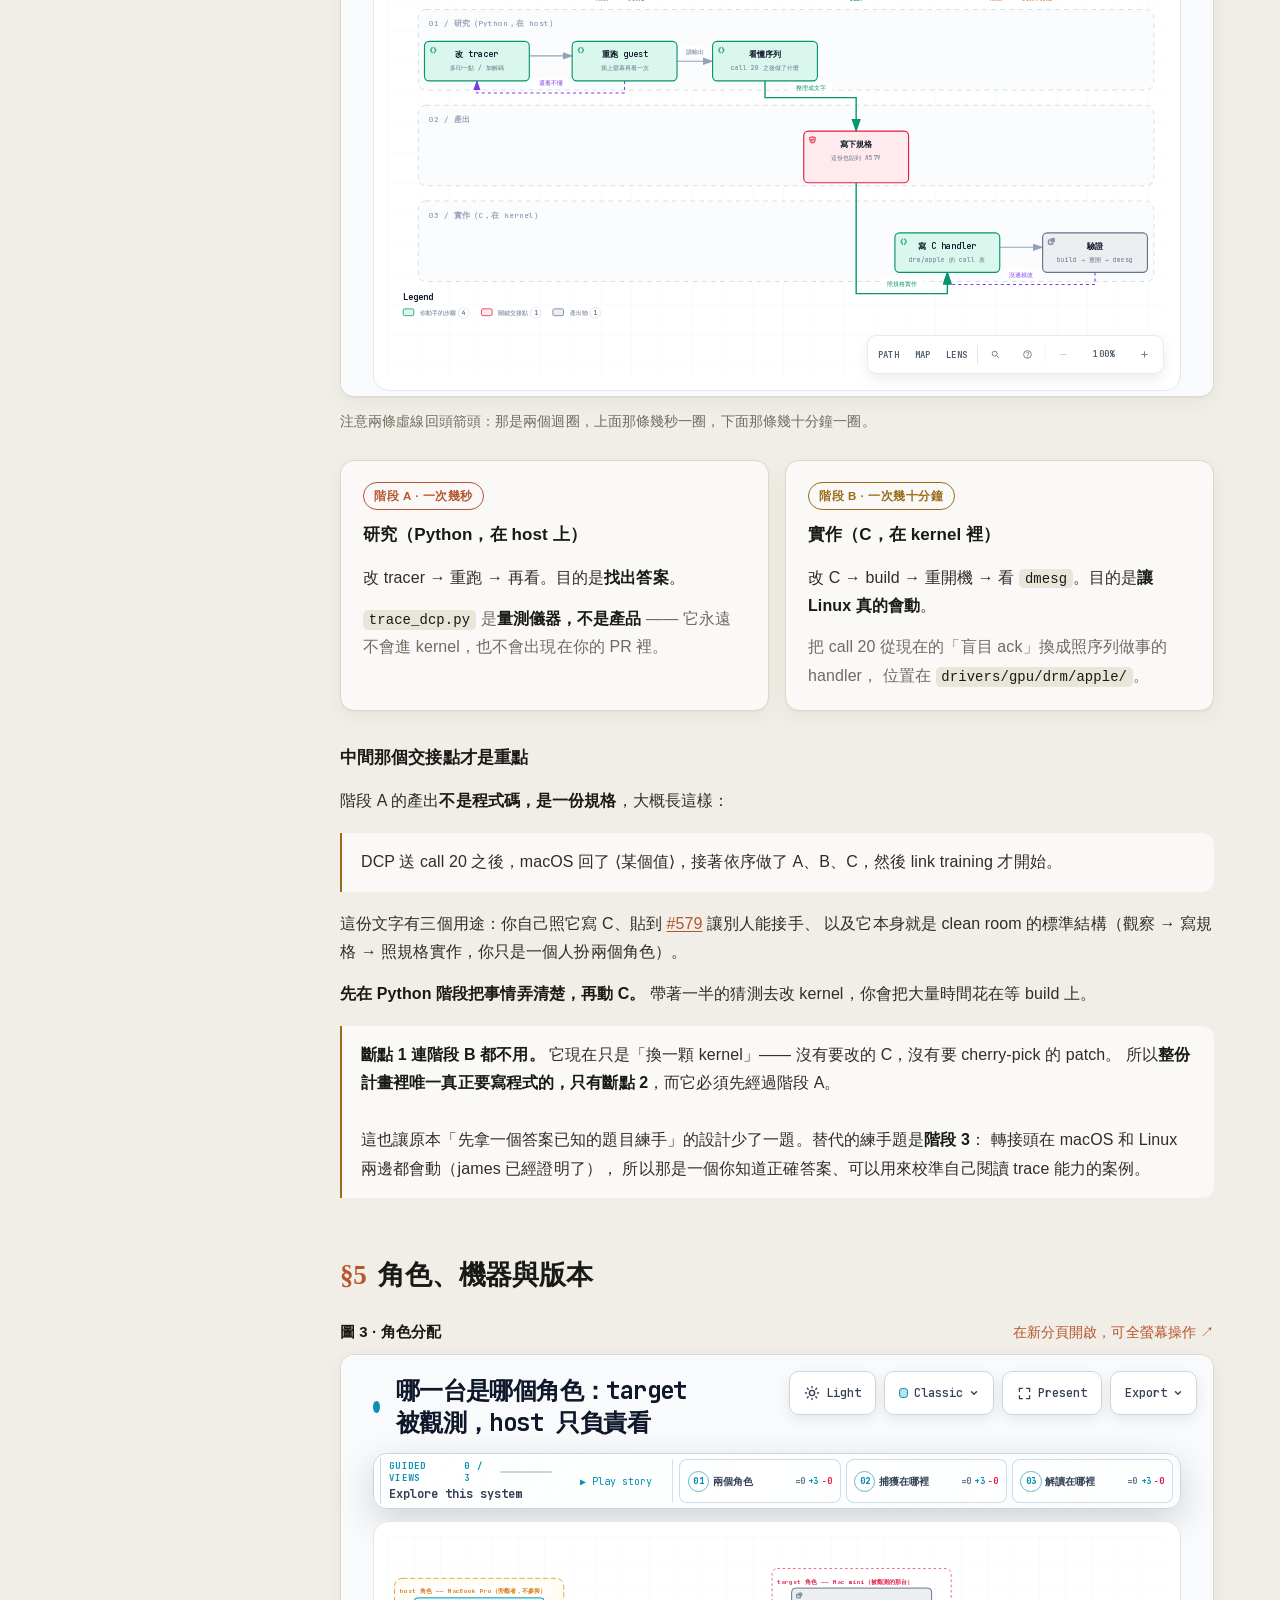
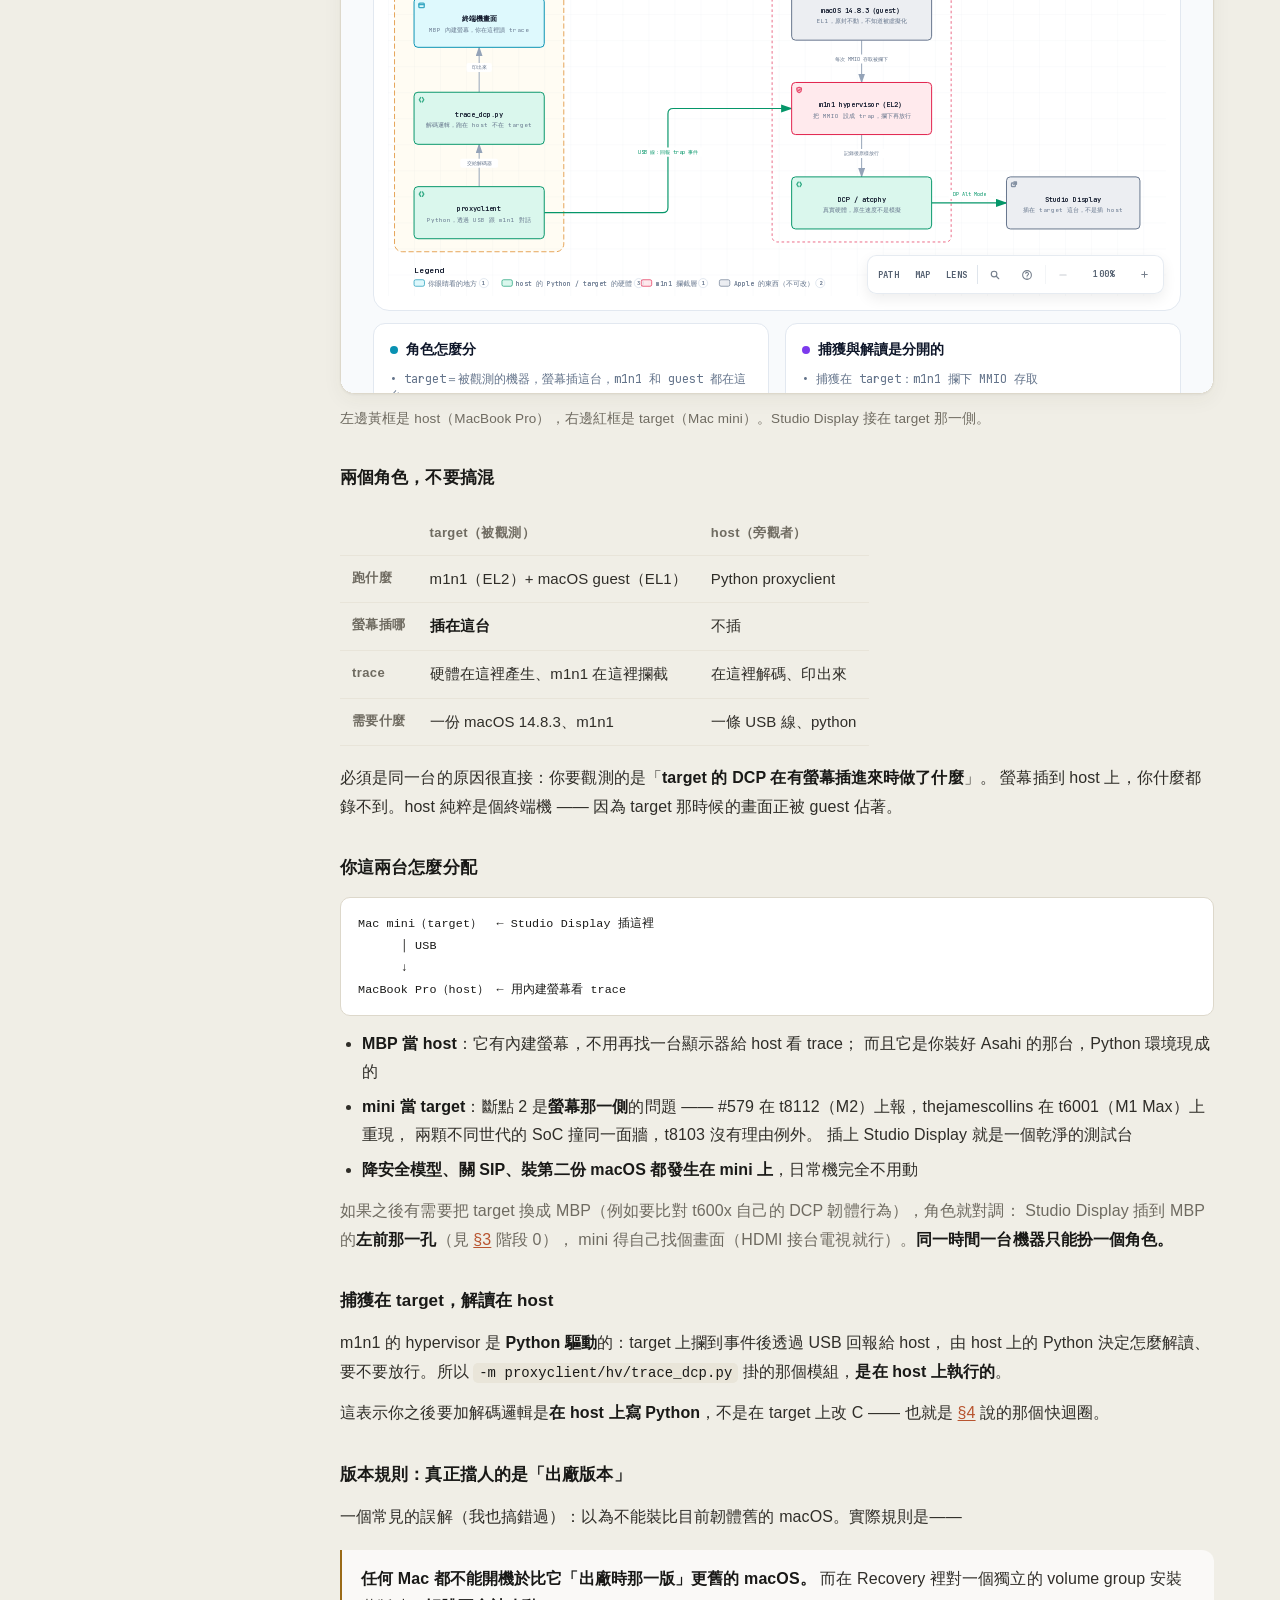
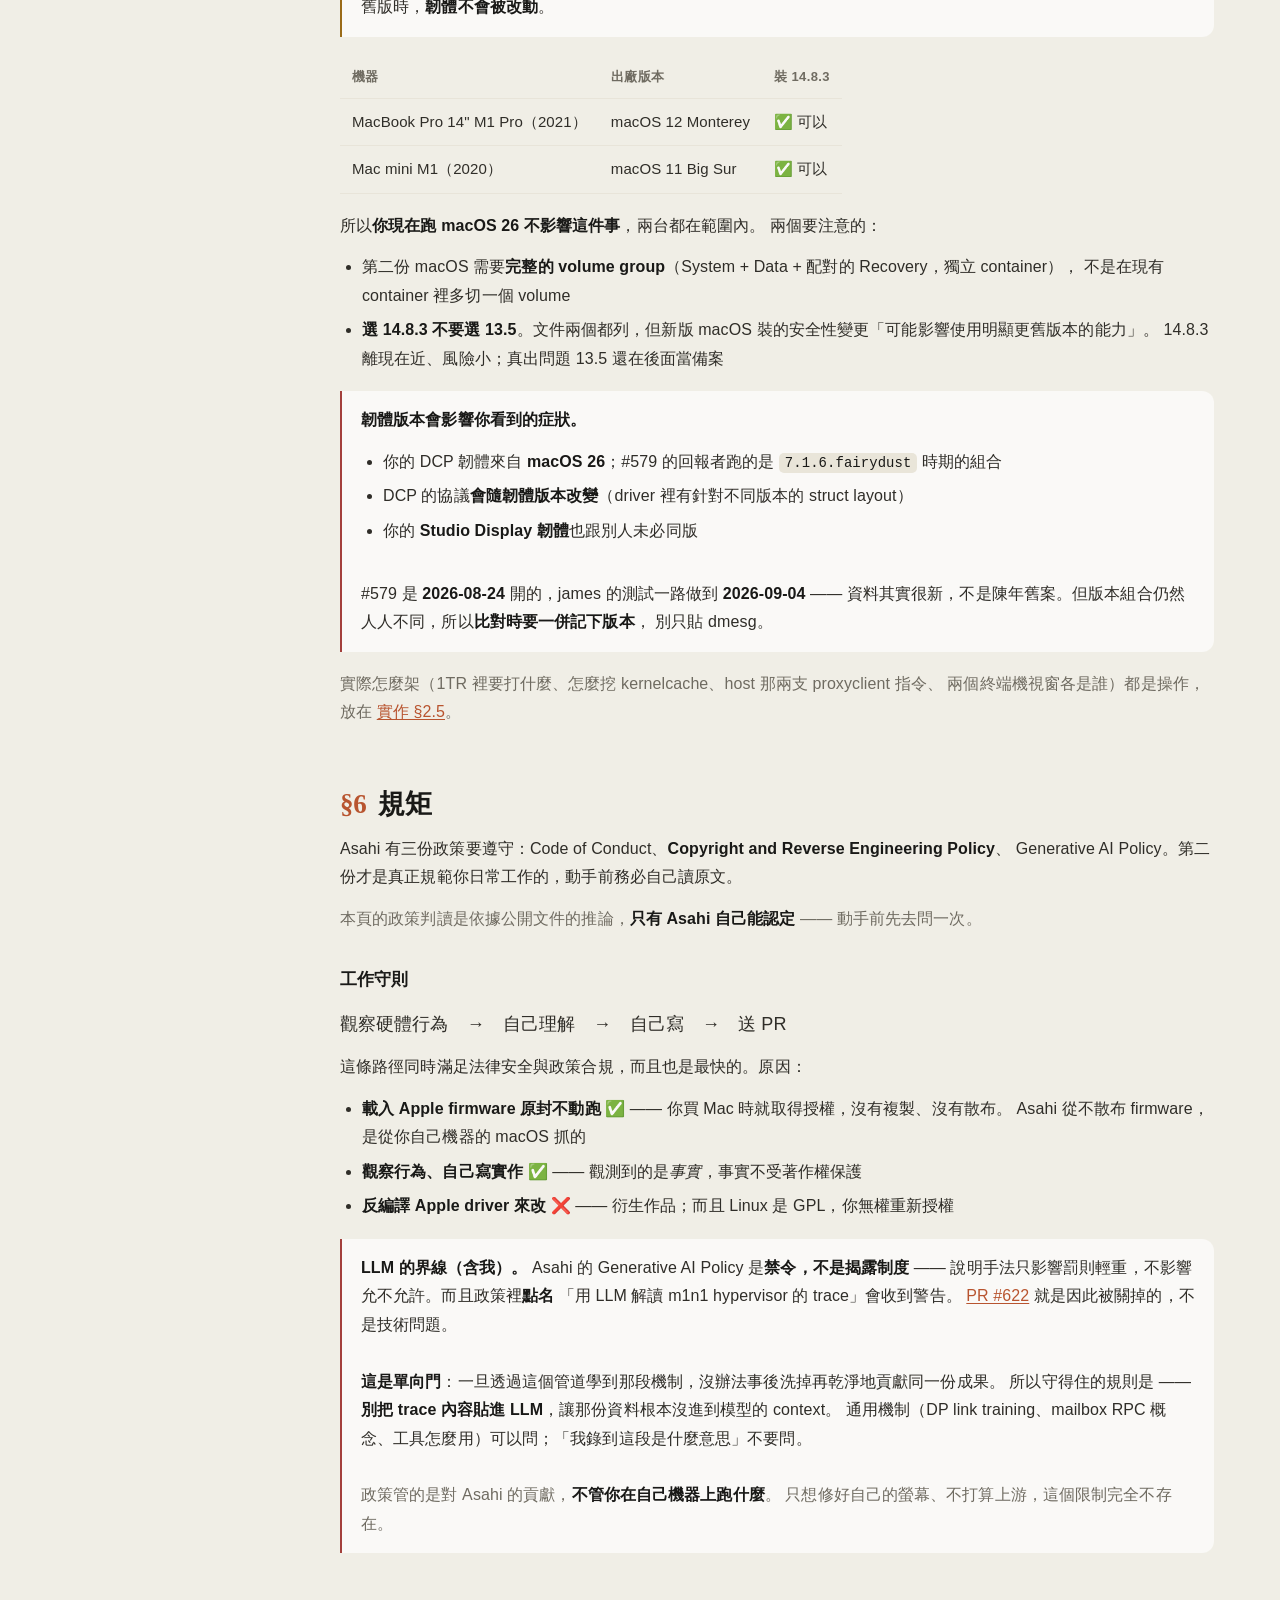
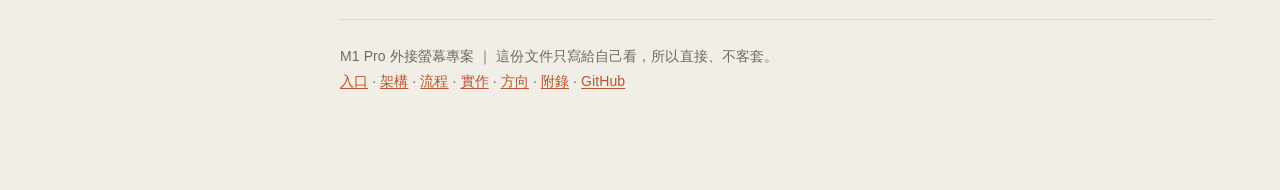
<file: html/plan.html>
<!DOCTYPE html>
<html lang="zh-Hant">
<head>
<meta charset="utf-8">
<meta name="viewport" content="width=device-width, initial-scale=1">
<title>方向</title>
<link rel="stylesheet" href="doc.css">
</head>
<body>
<button class="themebtn" id="tt" type="button">深色</button>
<div class="wrap">

<header>
  <h1>方向</h1>
  <p class="lede">目標、學習階梯、遠期的 m1n1 雙機 trace。不常看，但走偏的時候回來對一下。</p>
</header>

<div class="layout">
<nav class="toc">
<details open>
<summary>目錄 ▾</summary>
<div id="nav"></div>
<h4>本頁章節</h4>
<ul id="toclist">
  <li><a href="#p1">§1　大方向</a></li>
  <li><a href="#p2">§2　遠中近目標</a></li>
  <li><a href="#p3">§3　完整步驟</a></li>
  <li><a href="#p4">§4　兩個階段（Python / C）</a></li>
  <li><a href="#p5">§5　角色、機器與版本</a></li>
  <li><a href="#p6">§6　規矩</a></li>
</ul>
</details>
</nav>
<main>

<h2 id="p1"><span class="n">§1</span>大方向</h2>

<p>
  你手上是 MacBook Pro 14" M1 Pro（<code>MacBookPro18,3</code>，SoC 代號 t600x），跑 <a href="https://github.com/malik-na/omadora">omadora</a>（Fedora Asahi Remix + Hyprland，與 macOS 26 雙系統），
  外接 Apple Studio Display。好消息是 Studio Display 走的是
  <strong>USB-C DisplayPort Alt Mode</strong>，不需要 Thunderbolt tunneling —— 那條路才是真的無解。
</p>
<p>
  這條路上原本疊了<strong>兩個斷點</strong>，但其中一個已經沒了。
  <a href="https://github.com/AsahiLinux/linux/issues/601">#601</a> 在 2026-09-07 以
  completed 關閉 —— 回報者用的是跟你一模一樣的 <code>MacBookPro18,3</code>，
  結論是<strong>那不是 bug，是 stable kernel 根本沒有 DP alt mode 這條路</strong>，
  換到 fairydust kernel 之後螢幕就亮了。
</p>
<p>
  所以整個專案的形狀比原本單純：<strong>先驗證這個結論在你的機器上也成立</strong>（一個下午的事），
  剩下的就只有第二個斷點 —— Studio Display 專屬的 DCP 交握。
</p>
<div class="callout">
  <strong>2026-09-23 修訂。</strong>本頁最初的版本把 #601 當成「t600x 專屬的 atcphy bug」，
  整條學習路線都建立在「先解 Bug 1 才看得到 Bug 2」之上。查證 GitHub 現況後這個前提不成立了：
  #601 已結案、fairydust 的 t600x device tree 早就開好了、#579 也已經有四則討論
  （含一位 Asahi 開發者提出、至今沒人做的具體實驗）。整份文件都依此改寫過。
</div>

<div class="figs">
  <a class="fig" href="01-stack.html">
    <b>圖 1 · 技術堆疊</b>
    <span>訊號從螢幕到畫面經過哪些層，兩個斷點各卡在哪一層，以及你能改的範圍到哪裡。</span>
  </a>
  <a class="fig" href="02-ladder.html">
    <b>圖 2 · 學習階梯</b>
    <span>從 build kernel 到解掉斷點 2 的六個階段，以及近／中／遠程目標的分界。</span>
  </a>
  <a class="fig" href="03-m1n1.html">
    <b>圖 3 · 角色分配</b>
    <span>哪一台是 target、哪一台是 host，螢幕插哪、trace 在哪裡解碼。</span>
  </a>
  <a class="fig" href="04-phases.html">
    <b>圖 4 · 兩個階段</b>
    <span>Python 快迴圈找答案、寫下規格、再用 C 寫進 kernel 的慢迴圈。</span>
  </a>
  <a class="fig" href="05-boot.html">
    <b>圖 5 · 開機鏈</b>
    <span>iBoot → m1n1 → U-Boot → GRUB → Linux，每一棒在做什麼、kernel 從哪裡選。</span>
  </a>
  <a class="fig" href="06-sides.html">
    <b>圖 6 · Mac vs 螢幕</b>
    <span>兩邊各有一顆 Apple 處理器：DCP 在 Mac 裡、A13 在螢幕裡，各自管什麼。</span>
  </a>
</div>

<div class="embed">
  <div class="bar"><b>圖 1 · 技術堆疊</b><a href="01-stack.html" target="_blank">在新分頁開啟，可全螢幕操作 ↗</a></div>
  <iframe src="01-stack.html" loading="lazy" title="圖 1 · 技術堆疊"></iframe>
  <p class="muted" style="font-size:13.5px">圖裡可以切深／淺色、縮放；左上角「Guided Views」有四個視角（訊號主路徑、斷點 1、斷點 2、你能改的範圍），點了會把不相關的部分淡掉。</p>
</div>


<h3>先分清楚：哪些東西在 Mac 裡，哪些在 Studio Display 裡</h3>

<p>
  這件事最容易搞混，因為<strong>兩邊各有一顆 Apple 處理器</strong>：
</p>
<ul>
  <li><strong>DCP</strong>（顯示協處理器）在 <strong>Mac 裡</strong> —— 負責產生畫面、跟螢幕交握</li>
  <li><strong>A13 Bionic</strong> 在 <strong>Studio Display 裡</strong> ——
      那是一整顆 iPhone 等級的 SoC，跑 Apple 自家韌體，管面板、USB hub、攝影機、喇叭</li>
</ul>
<p>
  <strong>斷點 2 就是這兩顆之間的問題</strong>：Mac 的 DCP 回報「對面那顆還在睡」（<code>INACTIVE_SINK_DETECTED</code>），
  而 Linux driver 不知道該怎麼回應。所以要「叫醒」的是<strong>螢幕裡</strong>那顆，不是 Mac 裡那顆。
</p>

<div class="embed">
  <div class="bar"><b>圖 6 · Mac 與 Studio Display 各有什麼</b><a href="06-sides.html" target="_blank">在新分頁開啟，可全螢幕操作 ↗</a></div>
  <iframe src="06-sides.html" loading="lazy" title="圖 6 · Mac 與 Studio Display 各有什麼"></iframe>
  <p class="muted" style="font-size:13.5px">左邊虛線框內全在 Mac 裡，右邊虛線框內全在螢幕裡，中間那條就是唯一的實體連線。</p>
</div>

<p>
  順帶兩個容易忽略的事實：那條 USB-C 上<strong>同時跑影像、USB 資料和電力</strong>，
  而且<strong>電力方向是反的</strong> —— Studio Display 供電給 Mac，最高 96W。
  #601 的失敗點正是在「USB3 + DP 混合模式」的切換上，跟線上同時有 USB 資料這件事直接相關。
</p>

<h3>兩個斷點，現在只剩一個</h3>

<table>
<thead><tr><th></th><th>斷點 1 · Type-C PHY</th><th>斷點 2 · DCP 交握</th></tr></thead>
<tbody>
<tr><th>症狀</th><td><code>atcphy_mux_set</code> WARN<br><code>Failed to lock pipehandler</code></td><td><code>acking unhandled call 20</code><br>link 立刻被拆掉</td></tr>
<tr><th>追蹤</th><td><a href="https://github.com/AsahiLinux/linux/issues/601">#601</a> —— <strong>closed（2026-09-07）</strong></td><td><a href="https://github.com/AsahiLinux/linux/issues/579">#579</a> —— open，4 則討論</td></tr>
<tr><th>現況</th><td>✅ <strong>不是 bug，是功能缺口</strong>。stable kernel 沒有 DP alt mode 的路，fairydust 有。
    回報者在 <code>MacBookPro18,3</code> 上換到 fairydust 後 USB-C 螢幕直接點亮</td>
    <td>⬜ <strong>沒人知道正確答案</strong>。DCP 送出 call 20，driver 盲目 ack，firmware 隨即放棄</td>
</tr>
<tr><th>屬於</th><td>你的 <strong>kernel 版本</strong>（不是你的機器）</td><td>你的 <strong>螢幕</strong>（Studio Display）</td></tr>
<tr><th>你要做的</th><td>驗證：build fairydust，插一台普通 USB-C 螢幕。會亮就結束了</td><td>錄下 macOS 對 call 20 的回應序列，寫成規格，照規格寫 C</td></tr>
</tbody>
</table>

<p>
  兩個依然是獨立的，而且分層測試依然是方法論 —— 只是第一層現在預期會直接通過。
  <strong>普通 USB-C 螢幕會亮、Studio Display 不會亮</strong>，就是你要的那條分界線：
  它同時確認了斷點 1 已解、斷點 2 是螢幕側的問題。
</p>
<div class="callout">
  <strong>斷點 2 跟 SoC 無關。</strong>#579 的原始回報者用的是 <strong>M2 13" MacBook Pro（t8112）</strong>，
  後來 thejamescollins 在 <strong>M1 Max 16"（t6001）</strong> 上重現了完全一樣的序列。
  兩顆不同世代的 SoC 撞同一面牆，所以問題在 Studio Display 那一側 ——
  這也是為什麼 <a href="#p5">§5</a> 讓 Mac mini 當 target 是合理的：t8103 沒有理由例外。
</div>


<h2 id="p2"><span class="n">§2</span>遠中近目標</h2>

<div class="grid">
  <div class="card">
    <span class="tag t-near">近程 · 數天～兩週</span>
    <h3 style="margin-top:0">打底</h3>
    <ul>
      <li>build 出一顆能開機的 fairydust kernel，舊 kernel 留著隨時退回</li>
      <li><strong>插一台普通 USB-C 螢幕，確認 #601 的結論在你機器上也成立</strong></li>
      <li>用 full-spec 非 Thunderbolt USB-C 線接 Studio Display，把結果貼到 #579（見<a href="index.html#next">入口的「下一步」</a>）</li>
      <li>m1n1 proxy 模式接通，能從 Python 戳暫存器</li>
      <li>讀完 Asahi 的 RE 政策原文</li>
    </ul>
    <p class="muted" style="margin-bottom:0">
      <strong>驗收：</strong>你有一個「改 → build → 開機 → 看 dmesg」的迭代迴圈，
      而且知道自己的機器停在哪一層。
    </p>
  </div>

  <div class="card">
    <span class="tag t-mid">中程 · 數週</span>
    <h3 style="margin-top:0">學會讀</h3>
    <ul>
      <li>能在 <code>phy/apple/atc.c</code> 加 <code>printk</code> 並看懂執行路徑</li>
      <li>能架起 m1n1 hypervisor，錄下一份讀得懂的 trace</li>
      <li>若 fairydust 上還看得到 <code>atcphy_mux_set</code> 的 WARN，拿 PR #503 實測看看有沒有變化
        <span class="muted">（#622 是被 AI policy 關掉的，測可以，但它的程式碼不能當成你自己的成果送上游）</span></li>
      <li>回報結果 —— 這件事本身就是社群現在缺的</li>
    </ul>
    <p class="muted" style="margin-bottom:0">
      <strong>驗收：</strong>你看得懂 driver 在對硬體做什麼，也看得懂 trace 在講什麼。
    </p>
  </div>

  <div class="card">
    <span class="tag t-far">遠程 · 無期限</span>
    <h3 style="margin-top:0">解題</h3>
    <ul>
      <li>從 macOS trace 反推 call 20 的正確回應序列</li>
      <li>把序列寫成一份別人看得懂的規格，貼進 #579</li>
      <li>照規格寫 C，成果送 PR（前提見 §7）</li>
    </ul>
    <p class="muted" style="margin-bottom:0">
      <strong>驗收：</strong>螢幕會亮。但真正的收穫是你不再怕任何一顆沒有文件的晶片。
    </p>
  </div>
</div>


<h2 id="p3"><span class="n">§3</span>完整步驟</h2>

<p>
  六個階段。每一階段都有可驗收的產出，而且<strong>都不會把機器弄壞</strong> ——
  最差的情況是白花一個下午 build kernel。
</p>

<div class="embed">
  <div class="bar"><b>圖 2 · 學習階梯</b><a href="02-ladder.html" target="_blank">在新分頁開啟，可全螢幕操作 ↗</a></div>
  <iframe src="02-ladder.html" loading="lazy" title="圖 2 · 學習階梯"></iframe>
  <p class="muted" style="font-size:13.5px">上排是六個階段，下排是里程碑；上方三個色帶對應近／中／遠程。</p>
</div>


<div class="stage">
  <h3>階段 0 · build 一顆 fairydust kernel</h3>
  <p class="muted">環境：裝好的 Asahi Linux ｜ 產出：迭代迴圈</p>
  <p>
    USB-C 出圖的程式碼還沒進正式 kernel，在 <code>fairydust</code> 分支上。
    <strong>不用重裝系統</strong> —— kernel 只是一個 package，你多裝一顆並存，開機時選。
  </p>
  <p class="muted">要滿足哪些條件、腳本做了什麼、更新後要檢查什麼 —— 全部在 <a href="handbook.html#howto">實作 §2.1</a>。</p>
</div>
<div class="stage">
  <h3>階段 0.5 · m1n1 proxy 的 Python REPL</h3>
  <p class="muted">環境：target 進 proxy 裸機模式 + host 跑 Python ｜ 產出：對 MMIO 的直覺</p>
  <p>
    m1n1 proxy mode 是一個<strong>跑在裸機上的 Python REPL</strong>：
    target（Mac mini）什麼作業系統都沒開，host（MBP）用 Python 隔著 USB 線直接讀寫它的暫存器。
    <code>m1n1/hw/*.py</code> 裡有一堆現成的暫存器對照表類別。
  </p>
  <pre><code>export M1N1DEVICE=/dev/ttyACM0   # host 是 Linux（你的 MBP）
                                 # host 若是 macOS 則為 /dev/cu.usbmodemP_01

p.read32(addr)
p.write32(addr, val)</code></pre>
  <p>
    讀 device tree 找到一個 block、從 Python 戳它的暫存器、看硬體有什麼反應。
    沒有別的東西能這麼快建立「軟體到底對硬體做了什麼」的直覺。
  </p>
  <div class="callout">
    <strong>這裡開始有兩套環境</strong>，從第一天就要分清楚：<br>
    ① <strong>proxy 裸機模式</strong>（mini 當 target，這時候它上面沒有任何作業系統在跑）<br>
    ② <strong>裝好的 Asahi</strong>（MBP，寫 driver、測 driver、順便當 host 看 trace）
  </div>
</div>

<div class="stage">
  <h3>階段 1 · 讀 driver</h3>
  <p class="muted">環境：裝好的 Asahi ｜ 產出：讀得懂程式碼</p>
  <p>
    在現有 driver 加 <code>printk</code>，看它實際跑到哪一行。目標檔案兩個：
  </p>
  <ul>
    <li><code>drivers/phy/apple/atc.c</code> —— Type-C PHY，<strong>直接讀寫實體暫存器，中間沒有魔法</strong>。
        對「想搞懂硬體到 kernel 那段空白」的人來說，這是教科書等級的清楚</li>
    <li><code>drivers/gpu/drm/apple/</code> —— DCP 的 mailbox RPC，抽象好幾層，晚一點再啃</li>
  </ul>
</div>

<div class="stage">
  <h3>階段 2 · 先 trace 簡單的裝置</h3>
  <p class="muted">環境：m1n1 hypervisor ｜ 產出：讀得懂 tracer 輸出</p>
  <p>
    架起 hypervisor（做法見 <a href="03-m1n1.html">圖 3</a> 與 <a href="#p5">§5</a>），但<strong>第一次別碰 DCP</strong>。
    先找一個簡單的裝置錄一份 trace，把「這串輸出在講什麼」搞清楚。
  </p>
</div>

<div class="stage key">
  <h3>階段 3 · 轉接頭雙邊 trace　<span class="muted" style="font-weight:400">← 整條路的脊椎</span></h3>
  <p class="muted">環境：m1n1 hypervisor ｜ 產出：一份「正確長相」的 DCP 對照組</p>
  <p>
    插一個便宜的 <strong>USB-C → HDMI 轉接頭</strong>，在 macOS 和 Linux 兩邊都錄 trace，然後 diff。
  </p>
  <p>
    關鍵在於：這是一個<strong>你知道正確答案</strong>的案例。macOS 那邊會動、Linux 這邊不會，
    差異就是答案 —— 你不會卡在「我看不懂這段是對是錯」。
  </p>
  <div class="callout">
    <strong>要用轉接頭，不要用內建 HDMI 孔。</strong>
    內建 HDMI 走獨立的 DP→HDMI 轉換晶片（在 t600x 的 dts 裡是 <code>atcphy3</code> 專用），
    它的 DCP 對話形狀跟 Type-C 路徑<strong>不一樣</strong>。
    轉接頭走的才是同一條 <code>atcphy → dcpext → dptx</code>，只是少了那顆 A13。
  </div>
  <div class="callout">
    <strong>這一步有人做過了，而且成功。</strong>thejamescollins 在 M1 Max 16"（<code>apple,t6001</code>）上
    插 Apple USB-C Digital AV Multiport Adapter 轉 HDMI，
    <strong>在 Hyprland 下跑到 4096x2160@60</strong>（#579 的 2026-09-04 留言）。<br><br>
    值得注意的是他的 dmesg：頭兩次還是走了
    <code>oob_hotplug status:0x2 → acking unhandled call 20 → dcp_dptx_disconnect</code>，
    第二次之後才出現 <code>atcphy_mux_set</code> 的 WARN，然後<strong>自己恢復</strong>並走進
    <code>oob_hotplug status:0x1 → dcp_dptx_connect</code>。
    也就是那個 WARN 不必然致命 —— 這正是你要拿來當對照組的「正確長相」。
  </div>
</div>

<div class="stage">
  <h3>階段 4 · Studio Display</h3>
  <p class="muted">環境：m1n1 hypervisor + driver ｜ 產出：斷點 2 的答案</p>
  <p>
    掛上 <code>trace_dcp.py</code>、開 macOS、插上 Studio Display，在 proxy 終端找
    <strong>call 20（<code>DPTX_APCALL_INACTIVE_SINK_DETECTED</code>）</strong>，
    看 macOS 回了什麼、接下來的幾十筆 message 是什麼順序。
  </p>
  <p>
    <strong>第一次的目標不是解決問題，是確認「call 20 有被錄到」。</strong>
    錄得到，剩下就是讀懂序列；錄不到（例如 macOS 在 hypervisor 下走了別條路），那是另一個要先解的問題。
  </p>
  <div class="callout">
    <strong>在這之前有一個更便宜的實驗，而且是 Asahi 開發者親自點名的。</strong>
    chadmed 在 #579（2026-08-29）要求用<strong>「非 Thunderbolt 的 full-spec USB-C 線」</strong>重測 ——
    不要 Thunderbolt 線，也不要充電線。回報者當時手上沒有那種線，<strong>到今天還沒有人做</strong>。<br><br>
    你有 Studio Display、有機器，缺的只是一條線。這件事不用 build kernel、不用 m1n1、不用裝第二份 macOS，
    卻可能直接改變 #579 的診斷方向 —— 因為 james 用充電線（USB 2 控制組）時，
    螢幕的 USB hub 反而正常列舉了，線材差異在這個 bug 裡顯然還沒被排除。
  </div>
  <p class="muted">
    一個未知數：「叫醒 A13」未必全在 DCP 這條路上，也可能有一部分走 USB-PD（<code>tipd</code>），
    也就是修改點可能橫跨兩個 driver。這件事 trace 出來的第一天就會知道。
  </p>
</div>


<h2 id="p4"><span class="n">§4</span>兩個階段：Python 找答案，C 寫進 kernel</h2>

<p>
  整個專案用兩種語言，節奏差了三個數量級。搞混這件事會浪費非常多時間。
</p>

<div class="embed">
  <div class="bar"><b>圖 4 · 兩個階段</b><a href="04-phases.html" target="_blank">在新分頁開啟，可全螢幕操作 ↗</a></div>
  <iframe src="04-phases.html" loading="lazy" title="圖 4 · 兩個階段"></iframe>
  <p class="muted" style="font-size:13.5px">注意兩條虛線回頭箭頭：那是兩個迴圈，上面那條幾秒一圈，下面那條幾十分鐘一圈。</p>
</div>


<div class="grid">
  <div class="card">
    <span class="tag t-mid">階段 A · 一次幾秒</span>
    <h3 style="margin-top:0">研究（Python，在 host 上）</h3>
    <p>改 tracer → 重跑 → 再看。目的是<strong>找出答案</strong>。</p>
    <p class="muted" style="margin-bottom:0">
      <code>trace_dcp.py</code> 是<strong>量測儀器，不是產品</strong> ——
      它永遠不會進 kernel，也不會出現在你的 PR 裡。
    </p>
  </div>
  <div class="card">
    <span class="tag t-far">階段 B · 一次幾十分鐘</span>
    <h3 style="margin-top:0">實作（C，在 kernel 裡）</h3>
    <p>改 C → build → 重開機 → 看 <code>dmesg</code>。目的是<strong>讓 Linux 真的會動</strong>。</p>
    <p class="muted" style="margin-bottom:0">
      把 call 20 從現在的「盲目 ack」換成照序列做事的 handler，
      位置在 <code>drivers/gpu/drm/apple/</code>。
    </p>
  </div>
</div>

<h3>中間那個交接點才是重點</h3>
<p>
  階段 A 的產出<strong>不是程式碼，是一份規格</strong>，大概長這樣：
</p>
<div class="callout">
  DCP 送 call 20 之後，macOS 回了 ⟨某個值⟩，接著依序做了 A、B、C，然後 link training 才開始。
</div>
<p>
  這份文字有三個用途：你自己照它寫 C、貼到 <a href="https://github.com/AsahiLinux/linux/issues/579">#579</a> 讓別人能接手、
  以及它本身就是 clean room 的標準結構（觀察 → 寫規格 → 照規格實作，你只是一個人扮兩個角色）。
</p>
<p>
  <strong>先在 Python 階段把事情弄清楚，再動 C。</strong>
  帶著一半的猜測去改 kernel，你會把大量時間花在等 build 上。
</p>

<div class="callout">
  <strong>斷點 1 連階段 B 都不用。</strong>
  它現在只是「換一顆 kernel」—— 沒有要改的 C，沒有要 cherry-pick 的 patch。
  所以<strong>整份計畫裡唯一真正要寫程式的，只有斷點 2</strong>，而它必須先經過階段 A。<br><br>
  這也讓原本「先拿一個答案已知的題目練手」的設計少了一題。替代的練手題是<strong>階段 3</strong>：
  轉接頭在 macOS 和 Linux 兩邊都會動（james 已經證明了），
  所以那是一個你知道正確答案、可以用來校準自己閱讀 trace 能力的案例。
</div>


<h2 id="p5"><span class="n">§5</span>角色、機器與版本</h2>

<div class="embed">
  <div class="bar"><b>圖 3 · 角色分配</b><a href="03-m1n1.html" target="_blank">在新分頁開啟，可全螢幕操作 ↗</a></div>
  <iframe src="03-m1n1.html" loading="lazy" title="圖 3 · 角色分配"></iframe>
  <p class="muted" style="font-size:13.5px">左邊黃框是 host（MacBook Pro），右邊紅框是 target（Mac mini）。Studio Display 接在 target 那一側。</p>
</div>

<h3>兩個角色，不要搞混</h3>

<table>
<thead><tr><th></th><th>target（被觀測）</th><th>host（旁觀者）</th></tr></thead>
<tbody>
<tr><th>跑什麼</th><td>m1n1（EL2）+ macOS guest（EL1）</td><td>Python proxyclient</td></tr>
<tr><th>螢幕插哪</th><td><strong>插在這台</strong></td><td>不插</td></tr>
<tr><th>trace</th><td>硬體在這裡產生、m1n1 在這裡攔截</td><td>在這裡解碼、印出來</td></tr>
<tr><th>需要什麼</th><td>一份 macOS 14.8.3、m1n1</td><td>一條 USB 線、python</td></tr>
</tbody>
</table>

<p>
  必須是同一台的原因很直接：你要觀測的是「<strong>target 的 DCP 在有螢幕插進來時做了什麼</strong>」。
  螢幕插到 host 上，你什麼都錄不到。host 純粹是個終端機 —— 因為 target 那時候的畫面正被 guest 佔著。
</p>

<h3>你這兩台怎麼分配</h3>

<pre><code>Mac mini（target）  ← Studio Display 插這裡
      │ USB
      ↓
MacBook Pro（host） ← 用內建螢幕看 trace</code></pre>

<ul>
  <li><strong>MBP 當 host</strong>：它有內建螢幕，不用再找一台顯示器給 host 看 trace；
      而且它是你裝好 Asahi 的那台，Python 環境現成的</li>
  <li><strong>mini 當 target</strong>：斷點 2 是<strong>螢幕那一側</strong>的問題 ——
      #579 在 t8112（M2）上報，thejamescollins 在 t6001（M1 Max）上重現，
      兩顆不同世代的 SoC 撞同一面牆，t8103 沒有理由例外。
      插上 Studio Display 就是一個乾淨的測試台</li>
  <li><strong>降安全模型、關 SIP、裝第二份 macOS 都發生在 mini 上</strong>，日常機完全不用動</li>
</ul>

<p class="muted">
  如果之後有需要把 target 換成 MBP（例如要比對 t600x 自己的 DCP 韌體行為），角色就對調：
  Studio Display 插到 MBP 的<strong>左前那一孔</strong>（見 <a href="#p3">§3</a> 階段 0），
  mini 得自己找個畫面（HDMI 接台電視就行）。<strong>同一時間一台機器只能扮一個角色。</strong>
</p>

<h3>捕獲在 target，解讀在 host</h3>
<p>
  m1n1 的 hypervisor 是 <strong>Python 驅動</strong>的：target 上攔到事件後透過 USB 回報給 host，
  由 host 上的 Python 決定怎麼解讀、要不要放行。所以 <code>-m proxyclient/hv/trace_dcp.py</code>
  掛的那個模組，<strong>是在 host 上執行的</strong>。
</p>
<p>
  這表示你之後要加解碼邏輯是<strong>在 host 上寫 Python</strong>，不是在 target 上改 C ——
  也就是 <a href="#p4">§4</a> 說的那個快迴圈。
</p>

<h3>版本規則：真正擋人的是「出廠版本」</h3>

<p>
  一個常見的誤解（我也搞錯過）：以為不能裝比目前韌體舊的 macOS。實際規則是——
</p>
<div class="callout">
  <strong>任何 Mac 都不能開機於比它「出廠時那一版」更舊的 macOS。</strong>
  而在 Recovery 裡對一個獨立的 volume group 安裝舊版時，<strong>韌體不會被改動</strong>。
</div>

<table>
<thead><tr><th>機器</th><th>出廠版本</th><th>裝 14.8.3</th></tr></thead>
<tbody>
<tr><td>MacBook Pro 14" M1 Pro（2021）</td><td>macOS 12 Monterey</td><td>✅ 可以</td></tr>
<tr><td>Mac mini M1（2020）</td><td>macOS 11 Big Sur</td><td>✅ 可以</td></tr>
</tbody>
</table>

<p>
  所以<strong>你現在跑 macOS 26 不影響這件事</strong>，兩台都在範圍內。
  兩個要注意的：
</p>
<ul>
  <li>第二份 macOS 需要<strong>完整的 volume group</strong>（System + Data + 配對的 Recovery，獨立 container），
      不是在現有 container 裡多切一個 volume</li>
  <li><strong>選 14.8.3 不要選 13.5</strong>。文件兩個都列，但新版 macOS 裝的安全性變更「可能影響使用明顯更舊版本的能力」。
      14.8.3 離現在近、風險小；真出問題 13.5 還在後面當備案</li>
</ul>

<div class="callout stop">
  <strong>韌體版本會影響你看到的症狀。</strong>
  <ul style="margin-bottom:0">
    <li>你的 DCP 韌體來自 <strong>macOS 26</strong>；#579 的回報者跑的是 <code>7.1.6.fairydust</code> 時期的組合</li>
    <li>DCP 的協議<strong>會隨韌體版本改變</strong>（driver 裡有針對不同版本的 struct layout）</li>
    <li>你的 <strong>Studio Display 韌體</strong>也跟別人未必同版</li>
  </ul>
  <br>
  #579 是 <strong>2026-08-24</strong> 開的，james 的測試一路做到 <strong>2026-09-04</strong> ——
  資料其實很新，不是陳年舊案。但版本組合仍然人人不同，所以<strong>比對時要一併記下版本</strong>，
  別只貼 dmesg。
</div>

<p class="muted">
  實際怎麼架（1TR 裡要打什麼、怎麼挖 kernelcache、host 那兩支 proxyclient 指令、
  兩個終端機視窗各是誰）都是操作，放在 <a href="handbook.html#dualboot">實作 §2.5</a>。
</p>

<h2 id="p6"><span class="n">§6</span>規矩</h2>

<p>
  Asahi 有三份政策要遵守：Code of Conduct、<strong>Copyright and Reverse Engineering Policy</strong>、
  Generative AI Policy。第二份才是真正規範你日常工作的，動手前務必自己讀原文。
</p>

<p class="muted">
  本頁的政策判讀是依據公開文件的推論，<strong>只有 Asahi 自己能認定</strong> —— 動手前先去問一次。
</p>

<h3>工作守則</h3>
<p style="font-size:18px">
  觀察硬體行為　→　自己理解　→　自己寫　→　送 PR
</p>
<p>
  這條路徑同時滿足法律安全與政策合規，而且也是最快的。原因：
</p>
<ul>
  <li><strong>載入 Apple firmware 原封不動跑</strong> ✅ —— 你買 Mac 時就取得授權，沒有複製、沒有散布。
      Asahi 從不散布 firmware，是從你自己機器的 macOS 抓的</li>
  <li><strong>觀察行為、自己寫實作</strong> ✅ —— 觀測到的是<em>事實</em>，事實不受著作權保護</li>
  <li><strong>反編譯 Apple driver 來改</strong> ❌ —— 衍生作品；而且 Linux 是 GPL，你無權重新授權</li>
</ul>

<div class="callout stop">
  <strong>LLM 的界線（含我）。</strong>
  Asahi 的 Generative AI Policy 是<strong>禁令，不是揭露制度</strong> ——
  說明手法只影響罰則輕重，不影響允不允許。而且政策裡<strong>點名</strong>
  「用 LLM 解讀 m1n1 hypervisor 的 trace」會收到警告。
  <a href="https://github.com/AsahiLinux/linux/pull/622">PR #622</a> 就是因此被關掉的，不是技術問題。<br><br>
  <strong>這是單向門</strong>：一旦透過這個管道學到那段機制，沒辦法事後洗掉再乾淨地貢獻同一份成果。
  所以守得住的規則是 —— <strong>別把 trace 內容貼進 LLM</strong>，讓那份資料根本沒進到模型的 context。
  通用機制（DP link training、mailbox RPC 概念、工具怎麼用）可以問；「我錄到這段是什麼意思」不要問。<br><br>
  <span class="muted">政策管的是對 Asahi 的貢獻，<strong>不管你在自己機器上跑什麼</strong>。
  只想修好自己的螢幕、不打算上游，這個限制完全不存在。</span>
</div>


<footer>
  M1 Pro 外接螢幕專案 ｜ 這份文件只寫給自己看，所以直接、不客套。<br>
  <span id="pagelinks"></span>
</footer>

</main>
</div>
</div>
<script src="doc.js"></script>
</body>
</html>
</file>
<file: html/doc.css>
:root{
  --bg:#f0eee6; --panel:#faf9f7; --panel2:#ffffff;
  --ink:#191917; --ink2:#2f2d28; --muted:#6f6b61; --line:#ddd8cb; --line2:#e8e4d9;
  --accent:#b8542f; --accent-soft:#f2e4dc;
  --ok:#4f6f4a; --warn:#9a6b18; --bad:#a3403c; --code-bg:#e9e5d9;
  --shadow:0 1px 2px rgba(60,50,30,.05),0 6px 20px rgba(60,50,30,.05);
  --serif:ui-serif,"Iowan Old Style",Georgia,"Songti TC","Noto Serif TC",serif;
}
:root[data-theme="dark"]{
  --bg:#1c1b19; --panel:#232220; --panel2:#2a2825;
  --ink:#f2f0ea; --ink2:#e2dfd6; --muted:#a09a8d; --line:#38352f; --line2:#312e29;
  --accent:#e08a66; --accent-soft:#3a2a22;
  --ok:#89ab82; --warn:#d9a95f; --bad:#e08080; --code-bg:#2b2926;
  --shadow:0 1px 2px rgba(0,0,0,.3),0 6px 20px rgba(0,0,0,.3);
}
@media (prefers-color-scheme: dark){
  :root[data-theme="auto"]{
    --bg:#1c1b19; --panel:#232220; --panel2:#2a2825;
    --ink:#f2f0ea; --ink2:#e2dfd6; --muted:#a09a8d; --line:#38352f; --line2:#312e29;
    --accent:#e08a66; --accent-soft:#3a2a22;
    --ok:#89ab82; --warn:#d9a95f; --bad:#e08080; --code-bg:#2b2926;
    --shadow:0 1px 2px rgba(0,0,0,.3),0 6px 20px rgba(0,0,0,.3);
  }
}
*{box-sizing:border-box}
html{-webkit-text-size-adjust:100%; scroll-behavior:smooth}
body{
  margin:0; background:var(--bg); color:var(--ink);
  font:16px/1.78 -apple-system,BlinkMacSystemFont,"Segoe UI","PingFang TC","Noto Sans TC","Hiragino Sans",sans-serif;
  letter-spacing:.006em;
}
.wrap{max-width:1180px; margin:0 auto; padding:0 16px 96px}
header{padding:64px 0 34px; border-bottom:1px solid var(--line); margin-bottom:36px}
h1{font-family:var(--serif); font-weight:600; font-size:clamp(28px,4.4vw,42px);
  line-height:1.22; margin:0 0 14px; letter-spacing:-.015em}
.lede{color:var(--ink2); font-size:17.5px; margin:0; max-width:62ch; line-height:1.72}

.layout{display:block}
@media (min-width:1040px){
  .layout{display:grid; grid-template-columns:222px minmax(0,1fr); gap:52px; align-items:start}
}
.toc{margin:0 0 36px}
@media (min-width:1040px){
  .toc{position:sticky; top:24px; margin:0; max-height:calc(100vh - 48px); overflow-y:auto;
    padding-right:6px}
}
.toc h4{font-size:11.5px; letter-spacing:.11em; text-transform:uppercase; color:var(--muted);
  margin:0 0 10px; font-weight:700}
.toc h4+h4{margin-top:26px}
.toc ul{list-style:none; padding:0; margin:0}
.toc li{margin:0}
.toc a{display:block; padding:5px 10px; margin-left:-10px; border-radius:7px;
  color:var(--ink2); text-decoration:none; font-size:14.5px; line-height:1.5;
  border-left:2px solid transparent}
.toc a:hover{background:var(--panel); color:var(--accent)}
.toc a.on{color:var(--accent); background:var(--accent-soft); font-weight:600}
.toc .pg a{border:1px solid var(--line); background:var(--panel); margin:0 0 8px;
  padding:9px 12px; box-shadow:var(--shadow)}
.toc .pg a:hover{border-color:var(--accent)}
.toc .pg small{display:block; color:var(--muted); font-size:12px; line-height:1.45; margin-top:2px}
.toc details{margin:0}
.toc summary{cursor:pointer; font-size:14px; font-weight:600; color:var(--accent); padding:8px 0}
@media (min-width:1040px){ .toc summary{display:none} .toc details{display:block} }
.toc details[open] summary{margin-bottom:8px}

h2{font-family:var(--serif); font-weight:600; font-size:clamp(21px,2.7vw,27px);
  margin:60px 0 10px; letter-spacing:-.01em; scroll-margin-top:24px; line-height:1.3}
h2:first-child{margin-top:0}
h2 .n{color:var(--accent); font-family:inherit; margin-right:12px; font-variant-numeric:tabular-nums}
h3{font-size:17px; margin:32px 0 6px; font-weight:650}
h4{font-size:14px; margin:26px 0 4px; font-weight:700; color:var(--muted);
  letter-spacing:.06em; text-transform:none}
p{margin:13px 0; color:var(--ink2)}
a{color:var(--accent); text-underline-offset:2px}
strong{color:var(--ink)}
code{background:var(--code-bg); padding:.13em .42em; border-radius:5px; font-size:.87em; color:var(--ink);
  font-family:ui-monospace,SFMono-Regular,Menlo,monospace}
pre{background:var(--panel2); border:1px solid var(--line); border-radius:10px; padding:15px 17px;
  overflow-x:auto; font-size:13.5px; line-height:1.62; color:var(--ink);
  font-family:ui-monospace,SFMono-Regular,Menlo,monospace}
pre code{background:none; padding:0}
.card{background:var(--panel); border:1px solid var(--line); border-radius:14px;
  padding:20px 22px; margin:18px 0; box-shadow:var(--shadow)}
.grid{display:grid; gap:16px; grid-template-columns:repeat(auto-fit,minmax(248px,1fr))}
.grid .card{margin:0}
.tag{display:inline-block; font-size:11.5px; font-weight:700; letter-spacing:.05em;
  padding:3px 10px; border-radius:999px; border:1px solid currentColor; margin-bottom:10px}
.t-near{color:var(--ok)} .t-mid{color:var(--accent)} .t-far{color:var(--warn)} .t-bad{color:var(--bad)}
table{width:100%; border-collapse:collapse; margin:18px 0; font-size:15px; display:block; overflow-x:auto}
th,td{text-align:left; padding:10px 12px; border-bottom:1px solid var(--line2); vertical-align:top; color:var(--ink2)}
th{font-size:13px; color:var(--muted); font-weight:700; letter-spacing:.03em; white-space:nowrap}
ul,ol{padding-left:22px; margin:13px 0; color:var(--ink2)}
li{margin:6px 0}
.figs{display:grid; gap:14px; grid-template-columns:repeat(auto-fit,minmax(228px,1fr)); margin:24px 0}
.fig{display:block; background:var(--panel); border:1px solid var(--line); border-radius:14px;
  padding:18px; text-decoration:none; color:inherit; box-shadow:var(--shadow);
  transition:transform .15s,border-color .15s}
.fig:hover{transform:translateY(-2px); border-color:var(--accent)}
.fig b{display:block; font-size:16px; margin-bottom:5px; color:var(--ink)}
.fig span{color:var(--muted); font-size:14px; line-height:1.55}
.stage{border-left:2px solid var(--line); padding-left:22px; margin:30px 0}
.stage.key{border-left-color:var(--accent)}
.stage h3{margin-top:0}
.muted{color:var(--muted)}
.callout{border-left:2px solid var(--warn); background:var(--panel); border-radius:0 12px 12px 0;
  padding:15px 19px; margin:18px 0; color:var(--ink2)}
.callout.stop{border-left-color:var(--bad)}
.hotplug-diagram{display:grid;grid-template-columns:minmax(180px,.7fr) 76px minmax(0,2fr);gap:14px;align-items:stretch;margin:26px 0;background:var(--panel2);border:1px solid var(--line);border-radius:16px;padding:18px;box-shadow:var(--shadow)}
.hd-screen,.hd-mac{border:1px solid var(--line);border-radius:12px;padding:16px;background:var(--panel)}
.hd-screen{display:flex;flex-direction:column;justify-content:center;border-color:var(--warn)}
.hd-mac{min-width:0;border-color:var(--accent)}
.hd-kicker{margin:0 0 5px;color:var(--muted);font-size:11px;font-weight:700;letter-spacing:.1em;text-transform:uppercase}
.hotplug-diagram h3{margin:0 0 14px;font-size:16px}
.hd-node{border:1px solid var(--line);border-radius:9px;padding:10px 11px;background:var(--panel2);line-height:1.45}
.hd-node b,.hd-node span{display:block}.hd-node b{color:var(--ink);font-size:14px}.hd-node span{margin-top:3px;color:var(--muted);font-size:12.5px}
.hd-node.external{border-color:var(--warn)}.hd-node.hardware{border-color:var(--accent)}.hd-node.kernel{border-color:var(--ok)}
.hd-note{margin:14px 0 0;color:var(--muted);font-size:12.5px;line-height:1.55}
.hd-cable{display:flex;flex-direction:column;align-items:center;justify-content:center;gap:5px;color:var(--muted);font-size:12px;text-align:center}.hd-cable b{font-size:12px;color:var(--accent);writing-mode:vertical-rl}.hd-cable i{font-style:normal;font-size:28px;color:var(--accent)}
.hd-hardware{display:grid;grid-template-columns:repeat(3,1fr);gap:10px;align-items:center}.hd-arrow{text-align:center;color:var(--accent);font-weight:700;line-height:1.15}.hd-arrow small{display:block;color:var(--muted);font-size:10px;font-weight:400}.hd-irq{text-align:center;color:var(--accent);font-size:12px;font-weight:700;padding:11px 0}.hd-irq span{color:var(--muted);font-weight:400}
.hd-kernel{border:1px dashed var(--line);border-radius:11px;padding:14px;background:var(--bg)}
.hd-flow{display:grid;grid-template-columns:1fr;gap:7px;align-items:center}.hd-flow .hd-arrow{font-size:20px}
.hd-branches{display:grid;grid-template-columns:1fr 1fr;gap:10px;margin-top:13px}.hd-branch{border-left:3px solid var(--line);padding:9px 11px;background:var(--panel);border-radius:0 8px 8px 0;font-size:12.5px;line-height:1.55;color:var(--ink2)}.hd-branch b,.hd-branch span{display:block}.hd-branch.safe{border-left-color:var(--warn)}.hd-branch.dp{border-left-color:var(--ok)}
.hd-dcp{margin-top:13px;border:1px solid var(--accent-soft);border-radius:8px;padding:9px 11px;background:var(--accent-soft);font-size:12.5px;line-height:1.6;color:var(--ink2)}
@media (max-width:820px){.hotplug-diagram{grid-template-columns:1fr}.hd-cable{flex-direction:row}.hd-cable b{writing-mode:initial}.hd-cable i{transform:rotate(90deg)}.hd-hardware{grid-template-columns:1fr}.hd-flow .hd-arrow{transform:none}.hd-branches{grid-template-columns:1fr}}
.chk{list-style:none; padding-left:0}
.chk li{padding-left:26px; position:relative}
.chk li::before{content:"☐"; position:absolute; left:0; color:var(--muted)}
.chk li.have::before{content:"☑"; color:var(--ok)}
.themebtn{position:fixed; top:16px; right:16px; z-index:9; cursor:pointer;
  background:var(--panel); color:var(--ink2); border:1px solid var(--line); border-radius:999px;
  padding:7px 15px; font-size:13px; font-weight:600; box-shadow:var(--shadow); font-family:inherit}
.themebtn:hover{border-color:var(--accent); color:var(--accent)}
@media (max-width:1240px){.themebtn{position:static; margin:16px 0 -8px; display:block}}
.embed{margin:26px 0}
.embed .bar{display:flex; justify-content:space-between; align-items:baseline; gap:12px;
  margin-bottom:8px; flex-wrap:wrap}
.embed .bar b{font-size:15px}
.embed .bar a{font-size:13.5px; text-decoration:none; white-space:nowrap}
.embed .bar a:hover{text-decoration:underline}
.embed iframe{width:100%; height:640px; border:1px solid var(--line); border-radius:14px;
  background:var(--panel2); box-shadow:var(--shadow); display:block}
@media (max-width:760px){.embed iframe{height:460px}}
footer{margin-top:66px; padding-top:24px; border-top:1px solid var(--line); color:var(--muted); font-size:14px}
</file>
